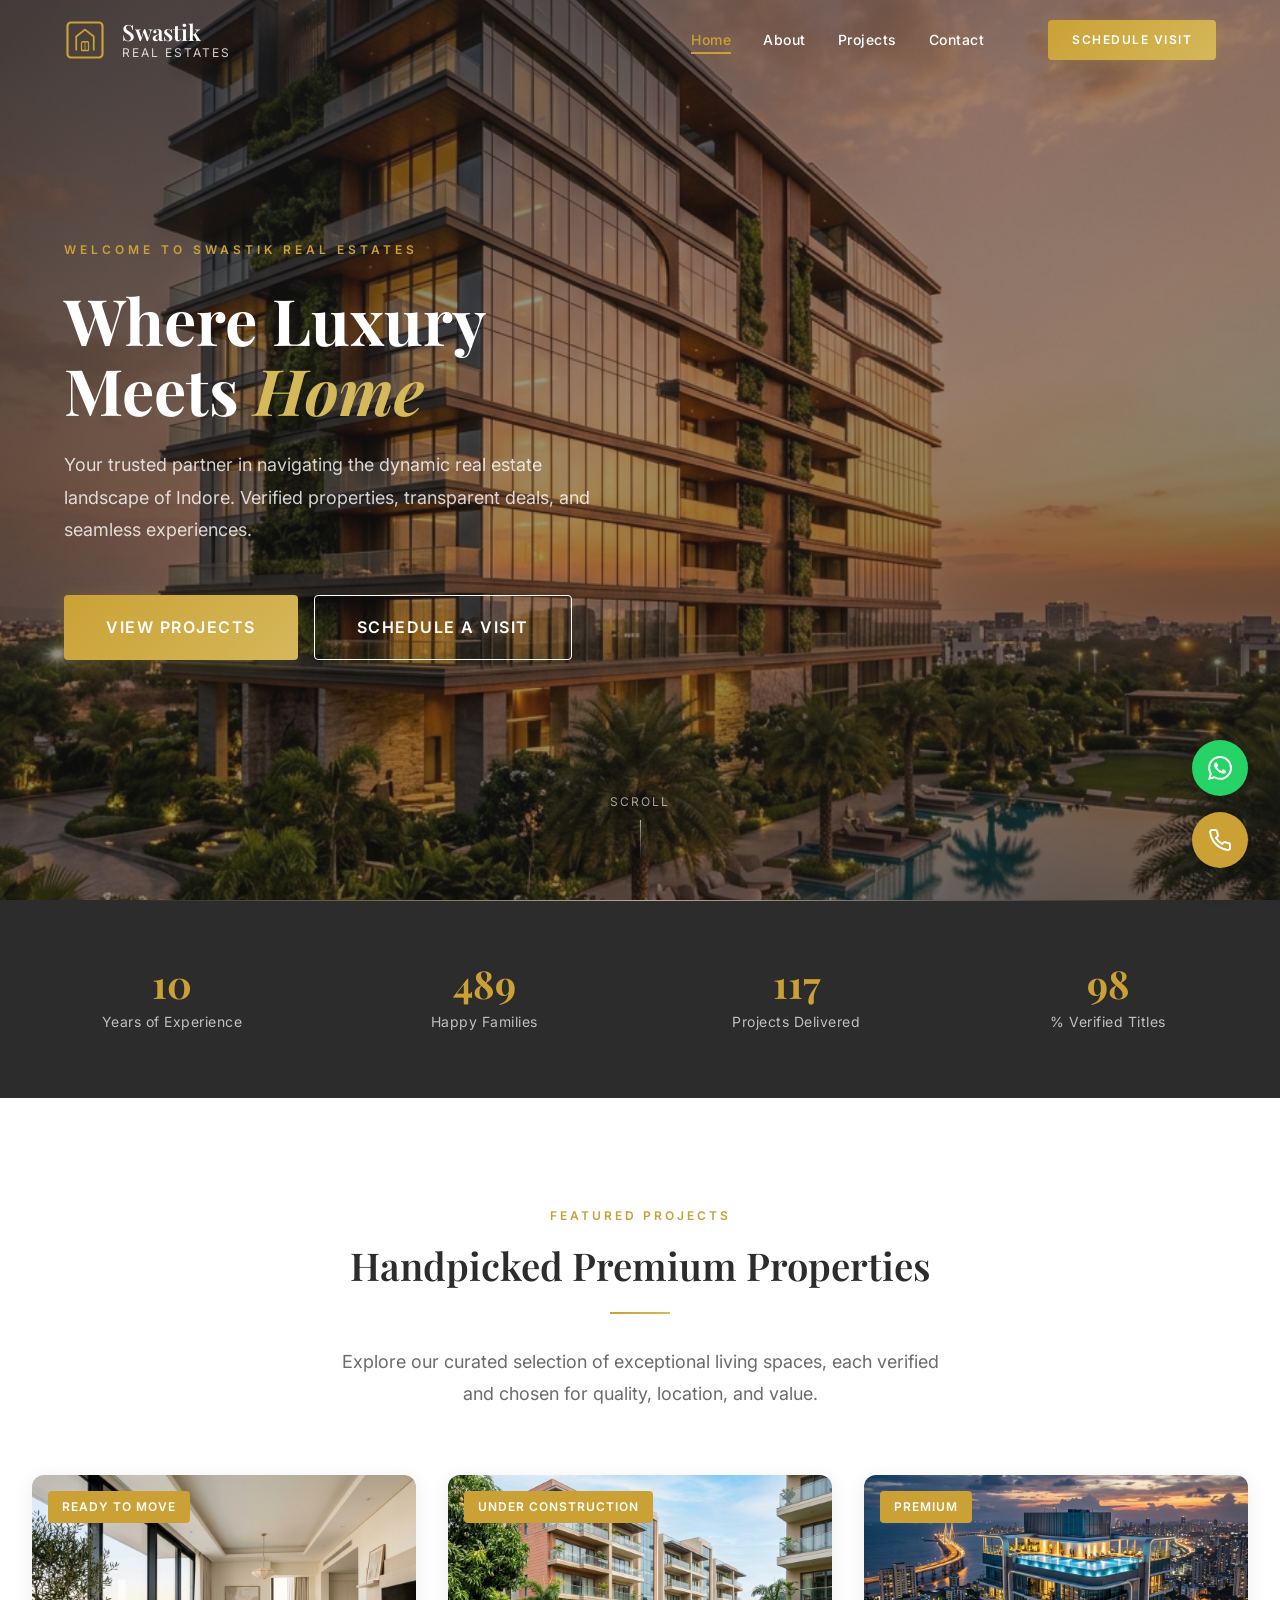
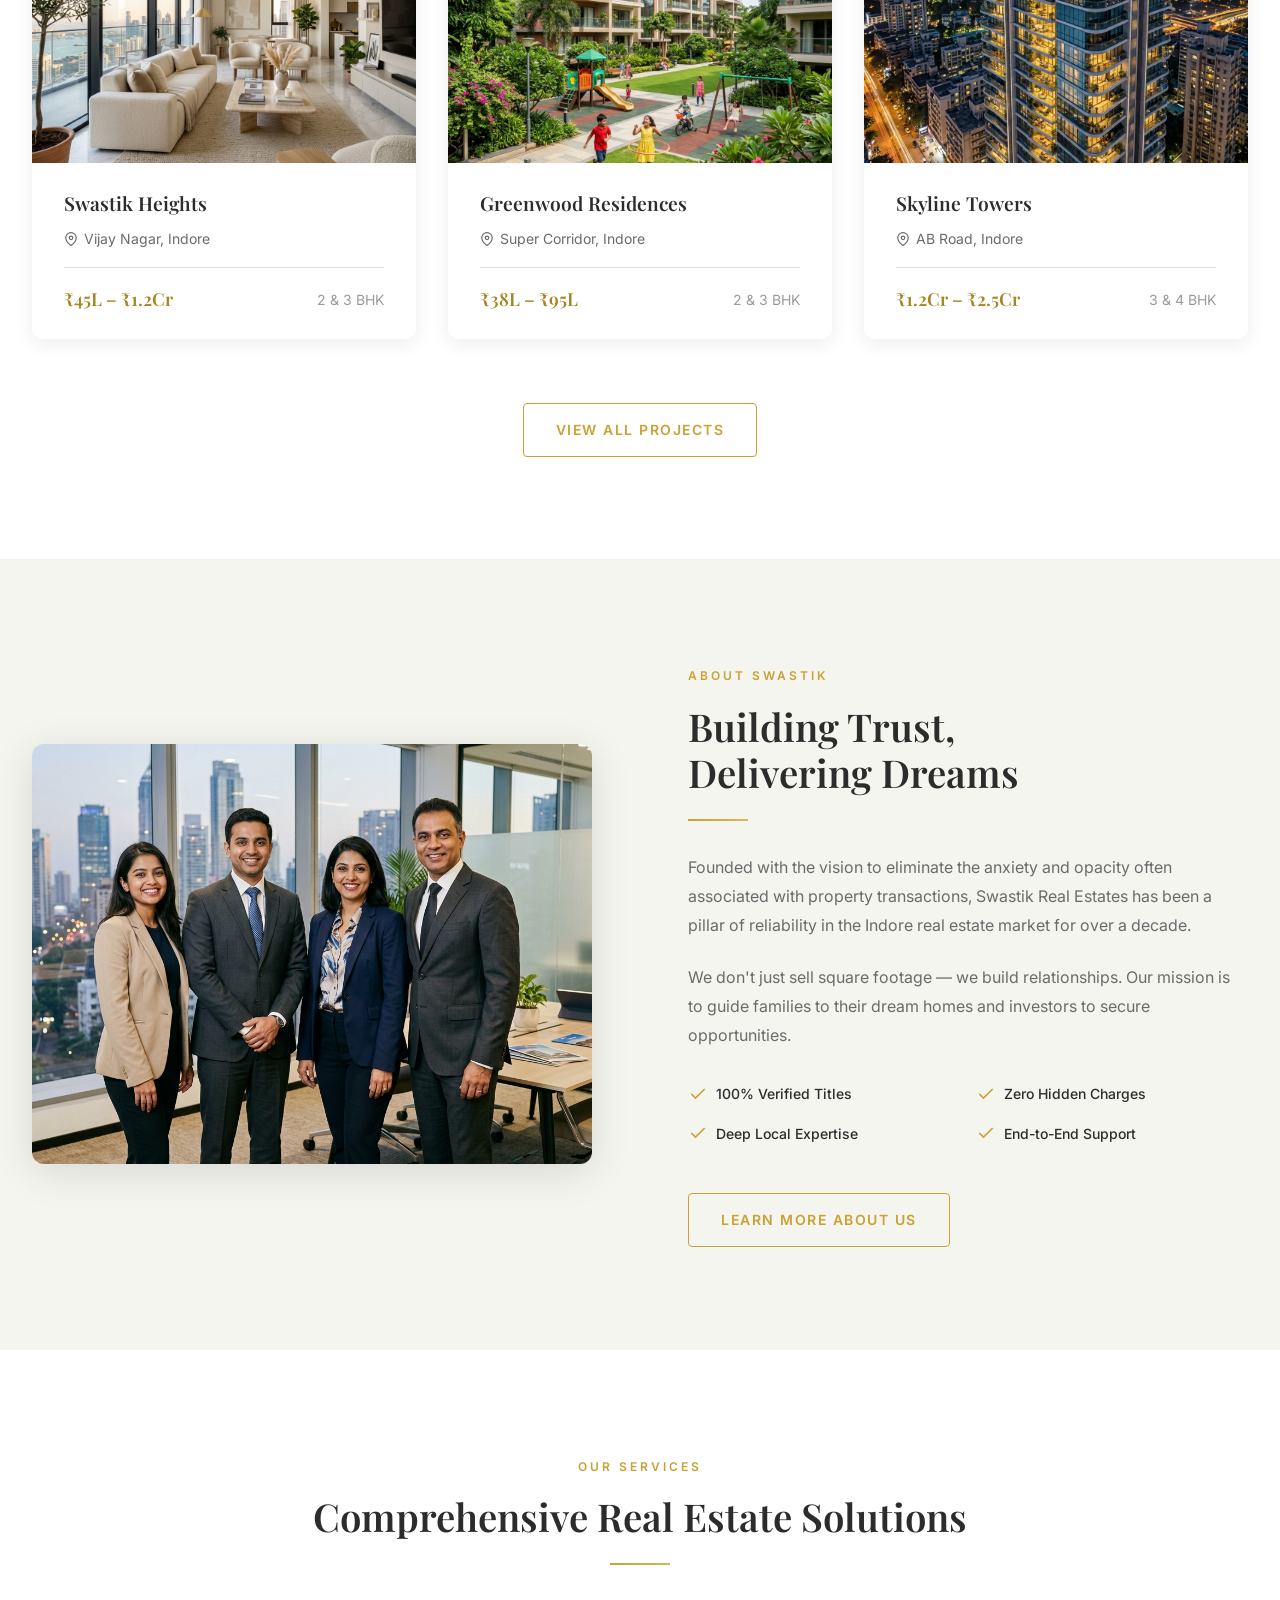
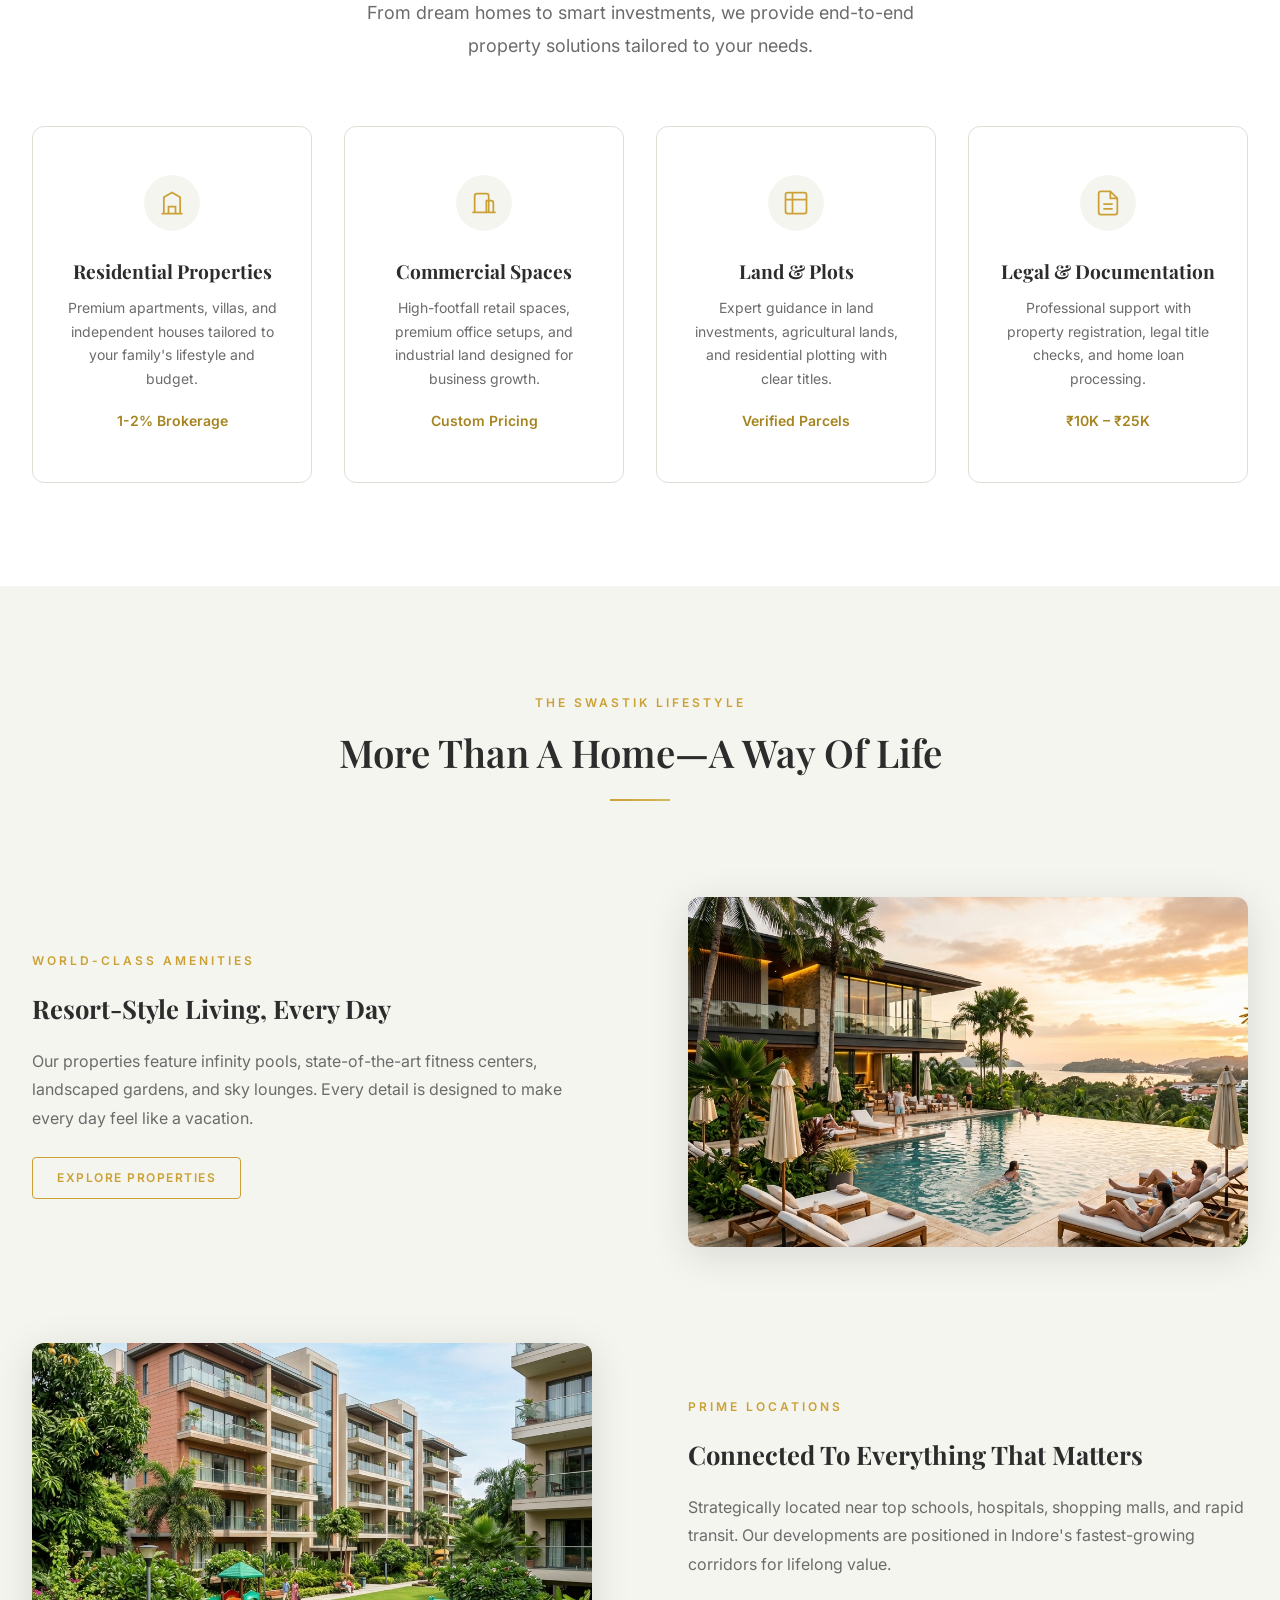
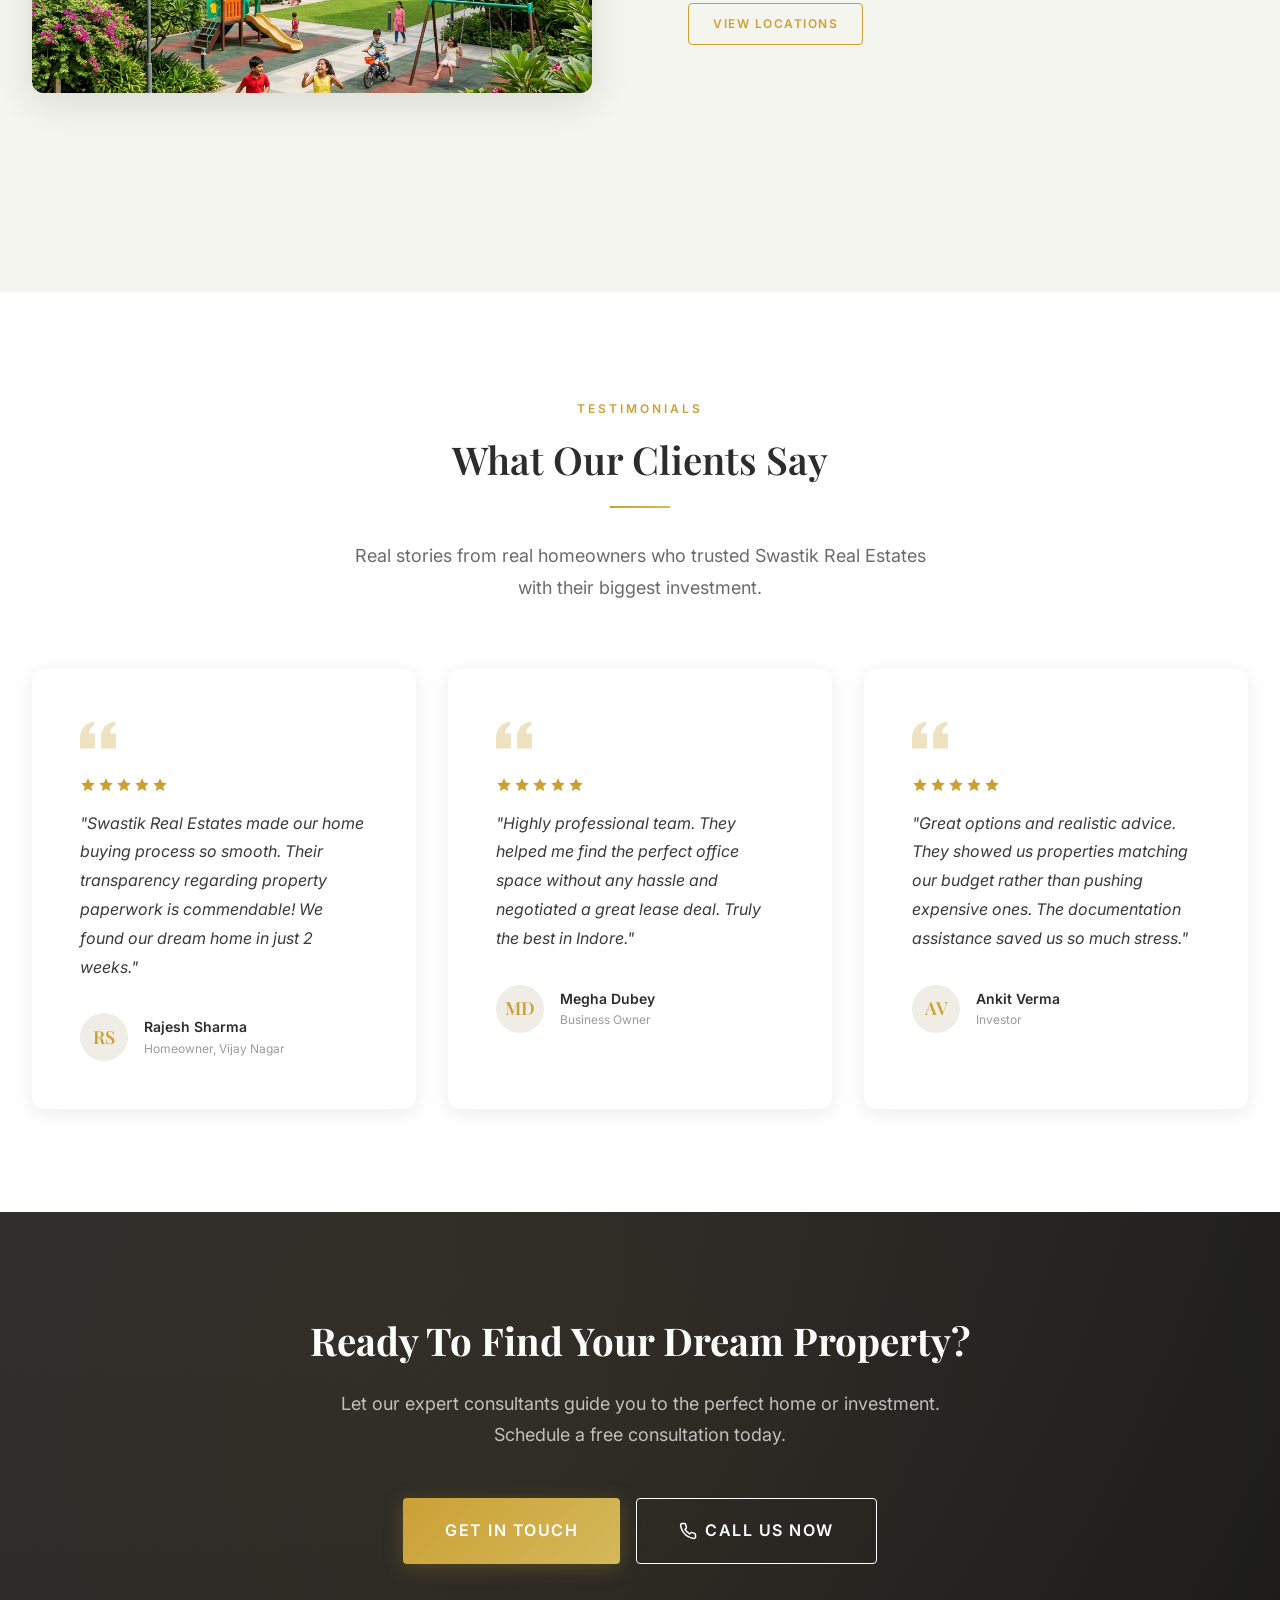
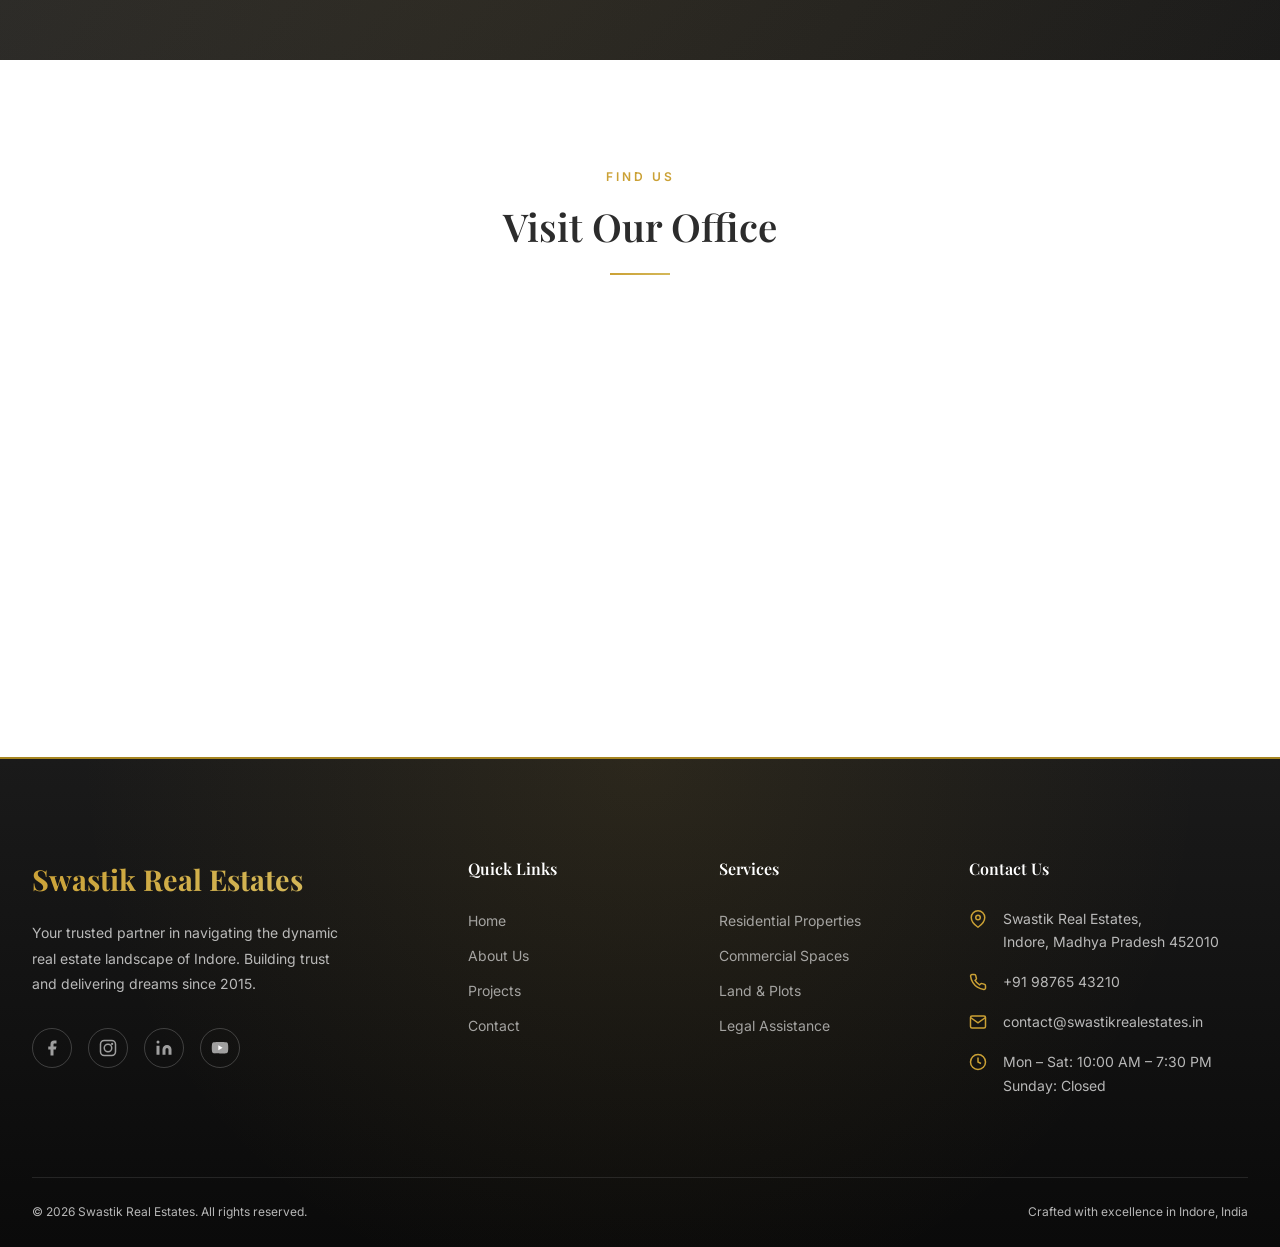
<file: index.html>
<!DOCTYPE html>
<html lang="en">
<head>
  <meta charset="UTF-8">
  <meta name="viewport" content="width=device-width, initial-scale=1.0">
  <title>Swastik Real Estates — Building Trust, Delivering Dreams | Indore</title>
  <meta name="description" content="Swastik Real Estates is Indore's premier property consulting firm. Discover verified residential, commercial and investment properties with complete transparency.">
  <meta name="keywords" content="real estate Indore, property consultant Indore, buy property Indore, luxury homes Indore, Swastik Real Estates">
  <meta property="og:title" content="Swastik Real Estates — Building Trust, Delivering Dreams">
  <meta property="og:description" content="Indore's most trusted real estate consultants. Verified properties, transparent deals.">
  <meta property="og:type" content="website">
  <link rel="stylesheet" href="css/style.css">
  <link rel="icon" type="image/svg+xml" href="data:image/svg+xml,<svg xmlns='http://www.w3.org/2000/svg' viewBox='0 0 100 100'><text y='.9em' font-size='90'>🏛️</text></svg>">
</head>
<body>

  <!-- Skip to content -->
  <a href="#main" class="skip-link">Skip to main content</a>

  <!-- ======== HEADER ======== -->
  <header class="header header--transparent" id="header">
    <div class="header__inner">
      <a href="index.html" class="header-logo" aria-label="Swastik Real Estates Home">
        <!-- SVG Logo Icon -->
        <svg class="header-logo-icon" viewBox="0 0 48 48" fill="none" xmlns="http://www.w3.org/2000/svg">
          <rect x="4" y="4" width="40" height="40" rx="4" stroke="#CBA135" stroke-width="2.5" fill="none"/>
          <path d="M14 36V20L24 12L34 20V36" stroke="#CBA135" stroke-width="2" fill="none"/>
          <rect x="20" y="26" width="8" height="10" rx="1" stroke="#CBA135" stroke-width="1.5" fill="none"/>
          <line x1="24" y1="26" x2="24" y2="36" stroke="#CBA135" stroke-width="1"/>
        </svg>
        <div class="header-logo-text">
          Swastik
          <span>Real Estates</span>
        </div>
      </a>

      <nav class="nav" aria-label="Main navigation">
        <ul class="nav-links" id="navLinks">
          <li><a href="index.html" class="nav-link active">Home</a></li>
          <li><a href="about.html" class="nav-link">About</a></li>
          <li><a href="projects.html" class="nav-link">Projects</a></li>
          <li><a href="contact.html" class="nav-link">Contact</a></li>
        </ul>
        <a href="contact.html" class="btn btn--primary btn--sm nav-cta">Schedule Visit</a>
      </nav>

      <button class="hamburger" id="hamburger" aria-label="Toggle menu" aria-expanded="false">
        <span></span><span></span><span></span>
      </button>
    </div>
  </header>

  <!-- Mobile Nav -->
  <div class="mobile-nav" id="mobileNav" role="dialog" aria-label="Mobile navigation">
    <a href="index.html" class="nav-link active">Home</a>
    <a href="about.html" class="nav-link">About</a>
    <a href="projects.html" class="nav-link">Projects</a>
    <a href="contact.html" class="nav-link">Contact</a>
    <a href="contact.html" class="btn btn--primary" style="margin-top:1rem;">Schedule Visit</a>
  </div>

  <!-- ======== HERO ======== -->
  <section class="hero" id="hero">
    <div class="hero__bg">
      <img src="images/hero.png" alt="Luxury residential development at golden hour in Indore" loading="eager">
    </div>
    <div class="hero__overlay"></div>
    <div class="hero__content">
      <p class="hero__label">Welcome to Swastik Real Estates</p>
      <h1 class="hero__title">Where Luxury<br>Meets <em>Home</em></h1>
      <p class="hero__subtitle">Your trusted partner in navigating the dynamic real estate landscape of Indore. Verified properties, transparent deals, and seamless experiences.</p>
      <div class="hero__actions">
        <a href="projects.html" class="btn btn--primary btn--lg">View Projects</a>
        <a href="contact.html" class="btn btn--white btn--lg">Schedule a Visit</a>
      </div>
    </div>
    <div class="hero__scroll" aria-hidden="true">
      <span>Scroll</span>
      <div class="hero__scroll-line"></div>
    </div>
  </section>

  <!-- ======== MAIN CONTENT ======== -->
  <main id="main">

    <!-- Trust Bar / Stats -->
    <section class="trust-bar" aria-label="Company statistics">
      <div class="container">
        <div class="trust-bar__grid">
          <div class="trust-stat reveal">
            <div class="trust-stat__number" data-count="10">0</div>
            <div class="trust-stat__label">Years of Experience</div>
          </div>
          <div class="trust-stat reveal">
            <div class="trust-stat__number" data-count="500">0</div>
            <div class="trust-stat__label">Happy Families</div>
          </div>
          <div class="trust-stat reveal">
            <div class="trust-stat__number" data-count="120">0</div>
            <div class="trust-stat__label">Projects Delivered</div>
          </div>
          <div class="trust-stat reveal">
            <div class="trust-stat__number" data-count="100">0</div>
            <div class="trust-stat__label">% Verified Titles</div>
          </div>
        </div>
      </div>
    </section>

    <!-- Featured Projects -->
    <section class="section" id="featured-projects">
      <div class="container">
        <div class="text-center reveal">
          <span class="section-label">Featured Projects</span>
          <h2 class="section-title">Handpicked Premium Properties</h2>
          <div class="gold-line"></div>
          <p class="section-subtitle">Explore our curated selection of exceptional living spaces, each verified and chosen for quality, location, and value.</p>
        </div>

        <div class="projects-grid">
          <!-- Project 1 -->
          <div class="project-card reveal">
            <div class="project-card__image">
              <span class="project-card__badge">Ready to Move</span>
              <img src="images/oceanview.png" alt="Swastik Heights luxury apartment interior with natural lighting">
              <div class="project-card__overlay">
                <a href="project-detail.html" class="btn btn--primary btn--sm">View Details</a>
              </div>
            </div>
            <div class="project-card__info">
              <h3 class="project-card__title">Swastik Heights</h3>
              <p class="project-card__location">
                <svg width="14" height="14" viewBox="0 0 24 24" fill="none" stroke="currentColor" stroke-width="2"><path d="M21 10c0 7-9 13-9 13s-9-6-9-13a9 9 0 0 1 18 0z"/><circle cx="12" cy="10" r="3"/></svg>
                Vijay Nagar, Indore
              </p>
              <div class="project-card__meta">
                <span class="project-card__price">₹45L – ₹1.2Cr</span>
                <span class="project-card__config">2 & 3 BHK</span>
              </div>
            </div>
          </div>

          <!-- Project 2 -->
          <div class="project-card reveal">
            <div class="project-card__image">
              <span class="project-card__badge">Under Construction</span>
              <img src="images/greenwood.png" alt="Greenwood Residences surrounded by green parks">
              <div class="project-card__overlay">
                <a href="project-detail.html" class="btn btn--primary btn--sm">View Details</a>
              </div>
            </div>
            <div class="project-card__info">
              <h3 class="project-card__title">Greenwood Residences</h3>
              <p class="project-card__location">
                <svg width="14" height="14" viewBox="0 0 24 24" fill="none" stroke="currentColor" stroke-width="2"><path d="M21 10c0 7-9 13-9 13s-9-6-9-13a9 9 0 0 1 18 0z"/><circle cx="12" cy="10" r="3"/></svg>
                Super Corridor, Indore
              </p>
              <div class="project-card__meta">
                <span class="project-card__price">₹38L – ₹95L</span>
                <span class="project-card__config">2 & 3 BHK</span>
              </div>
            </div>
          </div>

          <!-- Project 3 -->
          <div class="project-card reveal">
            <div class="project-card__image">
              <span class="project-card__badge">Premium</span>
              <img src="images/skyline.png" alt="Skyline Towers luxury high-rise building at twilight">
              <div class="project-card__overlay">
                <a href="project-detail.html" class="btn btn--primary btn--sm">View Details</a>
              </div>
            </div>
            <div class="project-card__info">
              <h3 class="project-card__title">Skyline Towers</h3>
              <p class="project-card__location">
                <svg width="14" height="14" viewBox="0 0 24 24" fill="none" stroke="currentColor" stroke-width="2"><path d="M21 10c0 7-9 13-9 13s-9-6-9-13a9 9 0 0 1 18 0z"/><circle cx="12" cy="10" r="3"/></svg>
                AB Road, Indore
              </p>
              <div class="project-card__meta">
                <span class="project-card__price">₹1.2Cr – ₹2.5Cr</span>
                <span class="project-card__config">3 & 4 BHK</span>
              </div>
            </div>
          </div>
        </div>

        <div class="text-center" style="margin-top: var(--space-2xl);">
          <a href="projects.html" class="btn btn--outline">View All Projects</a>
        </div>
      </div>
    </section>

    <!-- About Snippet -->
    <section class="section section--cream" id="about-snippet">
      <div class="container">
        <div class="about-snippet">
          <div class="about-snippet__image reveal-left">
            <img src="images/team.png" alt="Swastik Real Estates professional team in their Indore office">
          </div>
          <div class="about-snippet__text reveal-right">
            <span class="section-label">About Swastik</span>
            <h2 class="section-title">Building Trust,<br>Delivering Dreams</h2>
            <div class="gold-line"></div>
            <p>Founded with the vision to eliminate the anxiety and opacity often associated with property transactions, Swastik Real Estates has been a pillar of reliability in the Indore real estate market for over a decade.</p>
            <p>We don't just sell square footage — we build relationships. Our mission is to guide families to their dream homes and investors to secure opportunities.</p>
            <div class="about-values">
              <div class="about-value">
                <svg viewBox="0 0 24 24" fill="none" stroke="currentColor" stroke-width="2"><polyline points="20 6 9 17 4 12"/></svg>
                100% Verified Titles
              </div>
              <div class="about-value">
                <svg viewBox="0 0 24 24" fill="none" stroke="currentColor" stroke-width="2"><polyline points="20 6 9 17 4 12"/></svg>
                Zero Hidden Charges
              </div>
              <div class="about-value">
                <svg viewBox="0 0 24 24" fill="none" stroke="currentColor" stroke-width="2"><polyline points="20 6 9 17 4 12"/></svg>
                Deep Local Expertise
              </div>
              <div class="about-value">
                <svg viewBox="0 0 24 24" fill="none" stroke="currentColor" stroke-width="2"><polyline points="20 6 9 17 4 12"/></svg>
                End-to-End Support
              </div>
            </div>
            <a href="about.html" class="btn btn--outline">Learn More About Us</a>
          </div>
        </div>
      </div>
    </section>

    <!-- Services -->
    <section class="section" id="services">
      <div class="container">
        <div class="text-center reveal">
          <span class="section-label">Our Services</span>
          <h2 class="section-title">Comprehensive Real Estate Solutions</h2>
          <div class="gold-line"></div>
          <p class="section-subtitle">From dream homes to smart investments, we provide end-to-end property solutions tailored to your needs.</p>
        </div>

        <div class="services-grid">
          <!-- Service 1 -->
          <div class="service-card reveal">
            <div class="service-card__icon">
              <svg viewBox="0 0 24 24" fill="none" stroke="currentColor" stroke-width="1.5"><path d="M3 21h18M5 21V7l7-4 7 4v14M9 21v-6h6v6"/></svg>
            </div>
            <h3 class="service-card__title">Residential Properties</h3>
            <p class="service-card__desc">Premium apartments, villas, and independent houses tailored to your family's lifestyle and budget.</p>
            <span class="service-card__price">1-2% Brokerage</span>
          </div>

          <!-- Service 2 -->
          <div class="service-card reveal">
            <div class="service-card__icon">
              <svg viewBox="0 0 24 24" fill="none" stroke="currentColor" stroke-width="1.5"><path d="M2 20h20M4 20V6a2 2 0 0 1 2-2h8a2 2 0 0 1 2 2v14M14 20V10h4a2 2 0 0 1 2 2v8"/><path d="M8 8h.01M8 12h.01M12 8h.01M12 12h.01"/></svg>
            </div>
            <h3 class="service-card__title">Commercial Spaces</h3>
            <p class="service-card__desc">High-footfall retail spaces, premium office setups, and industrial land designed for business growth.</p>
            <span class="service-card__price">Custom Pricing</span>
          </div>

          <!-- Service 3 -->
          <div class="service-card reveal">
            <div class="service-card__icon">
              <svg viewBox="0 0 24 24" fill="none" stroke="currentColor" stroke-width="1.5"><rect x="3" y="3" width="18" height="18" rx="2"/><path d="M3 9h18M9 3v18"/></svg>
            </div>
            <h3 class="service-card__title">Land & Plots</h3>
            <p class="service-card__desc">Expert guidance in land investments, agricultural lands, and residential plotting with clear titles.</p>
            <span class="service-card__price">Verified Parcels</span>
          </div>

          <!-- Service 4 -->
          <div class="service-card reveal">
            <div class="service-card__icon">
              <svg viewBox="0 0 24 24" fill="none" stroke="currentColor" stroke-width="1.5"><path d="M14 2H6a2 2 0 0 0-2 2v16a2 2 0 0 0 2 2h12a2 2 0 0 0 2-2V8z"/><polyline points="14 2 14 8 20 8"/><line x1="16" y1="13" x2="8" y2="13"/><line x1="16" y1="17" x2="8" y2="17"/></svg>
            </div>
            <h3 class="service-card__title">Legal & Documentation</h3>
            <p class="service-card__desc">Professional support with property registration, legal title checks, and home loan processing.</p>
            <span class="service-card__price">₹10K – ₹25K</span>
          </div>
        </div>
      </div>
    </section>

    <!-- Lifestyle Two-Column -->
    <section class="section section--cream" id="lifestyle">
      <div class="container">
        <div class="text-center reveal" style="margin-bottom: var(--space-3xl);">
          <span class="section-label">The Swastik Lifestyle</span>
          <h2 class="section-title">More Than A Home—A Way Of Life</h2>
          <div class="gold-line"></div>
        </div>

        <div class="lifestyle-row">
          <div class="lifestyle-row__image reveal-left">
            <img src="images/lifestyle.png" alt="Luxury swimming pool and clubhouse at a Swastik property">
          </div>
          <div class="lifestyle-row__content reveal-right">
            <span class="section-label">World-Class Amenities</span>
            <h3>Resort-Style Living, Every Day</h3>
            <p>Our properties feature infinity pools, state-of-the-art fitness centers, landscaped gardens, and sky lounges. Every detail is designed to make every day feel like a vacation.</p>
            <a href="projects.html" class="btn btn--outline btn--sm">Explore Properties</a>
          </div>
        </div>

        <div class="lifestyle-row">
          <div class="lifestyle-row__image reveal-right">
            <img src="images/greenwood.png" alt="Lush green surroundings at Greenwood Residences">
          </div>
          <div class="lifestyle-row__content reveal-left">
            <span class="section-label">Prime Locations</span>
            <h3>Connected To Everything That Matters</h3>
            <p>Strategically located near top schools, hospitals, shopping malls, and rapid transit. Our developments are positioned in Indore's fastest-growing corridors for lifelong value.</p>
            <a href="projects.html" class="btn btn--outline btn--sm">View Locations</a>
          </div>
        </div>
      </div>
    </section>

    <!-- Testimonials -->
    <section class="section" id="testimonials">
      <div class="container">
        <div class="text-center reveal">
          <span class="section-label">Testimonials</span>
          <h2 class="section-title">What Our Clients Say</h2>
          <div class="gold-line"></div>
          <p class="section-subtitle">Real stories from real homeowners who trusted Swastik Real Estates with their biggest investment.</p>
        </div>

        <div class="testimonials-grid">
          <div class="testimonial-card reveal">
            <div class="testimonial-card__quote-icon">
              <svg viewBox="0 0 24 24" fill="currentColor"><path d="M14.017 21v-7.391c0-5.704 3.731-9.57 8.983-10.609l.995 2.151c-2.432.917-3.995 3.638-3.995 5.849h4v10h-9.983zm-14.017 0v-7.391c0-5.704 3.748-9.57 9-10.609l.996 2.151c-2.433.917-3.996 3.638-3.996 5.849h3.983v10h-9.983z"/></svg>
            </div>
            <div class="stars">
              <svg viewBox="0 0 24 24"><path d="M12 2l3.09 6.26L22 9.27l-5 4.87 1.18 6.88L12 17.77l-6.18 3.25L7 14.14 2 9.27l6.91-1.01L12 2z"/></svg>
              <svg viewBox="0 0 24 24"><path d="M12 2l3.09 6.26L22 9.27l-5 4.87 1.18 6.88L12 17.77l-6.18 3.25L7 14.14 2 9.27l6.91-1.01L12 2z"/></svg>
              <svg viewBox="0 0 24 24"><path d="M12 2l3.09 6.26L22 9.27l-5 4.87 1.18 6.88L12 17.77l-6.18 3.25L7 14.14 2 9.27l6.91-1.01L12 2z"/></svg>
              <svg viewBox="0 0 24 24"><path d="M12 2l3.09 6.26L22 9.27l-5 4.87 1.18 6.88L12 17.77l-6.18 3.25L7 14.14 2 9.27l6.91-1.01L12 2z"/></svg>
              <svg viewBox="0 0 24 24"><path d="M12 2l3.09 6.26L22 9.27l-5 4.87 1.18 6.88L12 17.77l-6.18 3.25L7 14.14 2 9.27l6.91-1.01L12 2z"/></svg>
            </div>
            <p class="testimonial-card__text">"Swastik Real Estates made our home buying process so smooth. Their transparency regarding property paperwork is commendable! We found our dream home in just 2 weeks."</p>
            <div class="testimonial-card__author">
              <div class="testimonial-card__avatar">RS</div>
              <div>
                <div class="testimonial-card__name">Rajesh Sharma</div>
                <div class="testimonial-card__role">Homeowner, Vijay Nagar</div>
              </div>
            </div>
          </div>

          <div class="testimonial-card reveal">
            <div class="testimonial-card__quote-icon">
              <svg viewBox="0 0 24 24" fill="currentColor"><path d="M14.017 21v-7.391c0-5.704 3.731-9.57 8.983-10.609l.995 2.151c-2.432.917-3.995 3.638-3.995 5.849h4v10h-9.983zm-14.017 0v-7.391c0-5.704 3.748-9.57 9-10.609l.996 2.151c-2.433.917-3.996 3.638-3.996 5.849h3.983v10h-9.983z"/></svg>
            </div>
            <div class="stars">
              <svg viewBox="0 0 24 24"><path d="M12 2l3.09 6.26L22 9.27l-5 4.87 1.18 6.88L12 17.77l-6.18 3.25L7 14.14 2 9.27l6.91-1.01L12 2z"/></svg>
              <svg viewBox="0 0 24 24"><path d="M12 2l3.09 6.26L22 9.27l-5 4.87 1.18 6.88L12 17.77l-6.18 3.25L7 14.14 2 9.27l6.91-1.01L12 2z"/></svg>
              <svg viewBox="0 0 24 24"><path d="M12 2l3.09 6.26L22 9.27l-5 4.87 1.18 6.88L12 17.77l-6.18 3.25L7 14.14 2 9.27l6.91-1.01L12 2z"/></svg>
              <svg viewBox="0 0 24 24"><path d="M12 2l3.09 6.26L22 9.27l-5 4.87 1.18 6.88L12 17.77l-6.18 3.25L7 14.14 2 9.27l6.91-1.01L12 2z"/></svg>
              <svg viewBox="0 0 24 24"><path d="M12 2l3.09 6.26L22 9.27l-5 4.87 1.18 6.88L12 17.77l-6.18 3.25L7 14.14 2 9.27l6.91-1.01L12 2z"/></svg>
            </div>
            <p class="testimonial-card__text">"Highly professional team. They helped me find the perfect office space without any hassle and negotiated a great lease deal. Truly the best in Indore."</p>
            <div class="testimonial-card__author">
              <div class="testimonial-card__avatar">MD</div>
              <div>
                <div class="testimonial-card__name">Megha Dubey</div>
                <div class="testimonial-card__role">Business Owner</div>
              </div>
            </div>
          </div>

          <div class="testimonial-card reveal">
            <div class="testimonial-card__quote-icon">
              <svg viewBox="0 0 24 24" fill="currentColor"><path d="M14.017 21v-7.391c0-5.704 3.731-9.57 8.983-10.609l.995 2.151c-2.432.917-3.995 3.638-3.995 5.849h4v10h-9.983zm-14.017 0v-7.391c0-5.704 3.748-9.57 9-10.609l.996 2.151c-2.433.917-3.996 3.638-3.996 5.849h3.983v10h-9.983z"/></svg>
            </div>
            <div class="stars">
              <svg viewBox="0 0 24 24"><path d="M12 2l3.09 6.26L22 9.27l-5 4.87 1.18 6.88L12 17.77l-6.18 3.25L7 14.14 2 9.27l6.91-1.01L12 2z"/></svg>
              <svg viewBox="0 0 24 24"><path d="M12 2l3.09 6.26L22 9.27l-5 4.87 1.18 6.88L12 17.77l-6.18 3.25L7 14.14 2 9.27l6.91-1.01L12 2z"/></svg>
              <svg viewBox="0 0 24 24"><path d="M12 2l3.09 6.26L22 9.27l-5 4.87 1.18 6.88L12 17.77l-6.18 3.25L7 14.14 2 9.27l6.91-1.01L12 2z"/></svg>
              <svg viewBox="0 0 24 24"><path d="M12 2l3.09 6.26L22 9.27l-5 4.87 1.18 6.88L12 17.77l-6.18 3.25L7 14.14 2 9.27l6.91-1.01L12 2z"/></svg>
              <svg viewBox="0 0 24 24"><path d="M12 2l3.09 6.26L22 9.27l-5 4.87 1.18 6.88L12 17.77l-6.18 3.25L7 14.14 2 9.27l6.91-1.01L12 2z"/></svg>
            </div>
            <p class="testimonial-card__text">"Great options and realistic advice. They showed us properties matching our budget rather than pushing expensive ones. The documentation assistance saved us so much stress."</p>
            <div class="testimonial-card__author">
              <div class="testimonial-card__avatar">AV</div>
              <div>
                <div class="testimonial-card__name">Ankit Verma</div>
                <div class="testimonial-card__role">Investor</div>
              </div>
            </div>
          </div>
        </div>
      </div>
    </section>

    <!-- CTA Banner -->
    <section class="cta-banner">
      <div class="container">
        <div class="reveal">
          <h2 class="cta-banner__title">Ready To Find Your Dream Property?</h2>
          <p class="cta-banner__subtitle">Let our expert consultants guide you to the perfect home or investment. Schedule a free consultation today.</p>
          <div class="cta-banner__actions">
            <a href="contact.html" class="btn btn--primary btn--lg">Get In Touch</a>
            <a href="tel:+919876543210" class="btn btn--white btn--lg">
              <svg width="18" height="18" viewBox="0 0 24 24" fill="none" stroke="currentColor" stroke-width="2"><path d="M22 16.92v3a2 2 0 0 1-2.18 2 19.79 19.79 0 0 1-8.63-3.07 19.5 19.5 0 0 1-6-6 19.79 19.79 0 0 1-3.07-8.67A2 2 0 0 1 4.11 2h3a2 2 0 0 1 2 1.72 12.84 12.84 0 0 0 .7 2.81 2 2 0 0 1-.45 2.11L8.09 9.91a16 16 0 0 0 6 6l1.27-1.27a2 2 0 0 1 2.11-.45 12.84 12.84 0 0 0 2.81.7A2 2 0 0 1 22 16.92z"/></svg>
              Call Us Now
            </a>
          </div>
        </div>
      </div>
    </section>

  </main>

  <!-- ======== MAP SECTION ======== -->
  <section class="section" style="padding-bottom: 0;">
    <div class="container text-center reveal" style="margin-bottom: var(--space-lg);">
      <span class="section-label">Find Us</span>
      <h2 class="section-title">Visit Our Office</h2>
      <div class="gold-line"></div>
    </div>
    <div class="map-fullwidth reveal">
      <iframe src="https://www.google.com/maps/embed?pb=!1m18!1m12!1m3!1d117763.55627258074!2d75.7367653!3d22.6244011!2m3!1f0!2f0!3f0!3m2!1i1024!2i768!4f13.1!3m3!1m2!1s0x3962fb0023b73fff%3A0x2bd9117b32eca901!2sSwastik%20Real%20Estates!5e0!3m2!1sen!2sin!4v1700000000000!5m2!1sen!2sin" title="Swastik Real Estates office location on Google Maps" allowfullscreen="" loading="lazy" referrerpolicy="no-referrer-when-downgrade" style="width: 100%; height: 450px; border: none; display: block;"></iframe>
    </div>
  </section>

  <!-- ======== FOOTER ======== -->
  <footer class="footer" id="footer">
    <div class="container">
      <div class="footer__grid">
        <!-- Brand -->
        <div>
          <div class="footer__brand-logo">Swastik Real Estates</div>
          <p class="footer__brand-desc">Your trusted partner in navigating the dynamic real estate landscape of Indore. Building trust and delivering dreams since 2015.</p>
          <div class="footer__social">
            <a href="#" aria-label="Facebook">
              <svg viewBox="0 0 24 24" fill="currentColor"><path d="M18 2h-3a5 5 0 0 0-5 5v3H7v4h3v8h4v-8h3l1-4h-4V7a1 1 0 0 1 1-1h3z"/></svg>
            </a>
            <a href="#" aria-label="Instagram">
              <svg viewBox="0 0 24 24" fill="none" stroke="currentColor" stroke-width="2"><rect x="2" y="2" width="20" height="20" rx="5"/><circle cx="12" cy="12" r="5"/><circle cx="17.5" cy="6.5" r="1.5" fill="currentColor" stroke="none"/></svg>
            </a>
            <a href="#" aria-label="LinkedIn">
              <svg viewBox="0 0 24 24" fill="currentColor"><path d="M16 8a6 6 0 0 1 6 6v7h-4v-7a2 2 0 0 0-2-2 2 2 0 0 0-2 2v7h-4v-7a6 6 0 0 1 6-6z"/><rect x="2" y="9" width="4" height="12"/><circle cx="4" cy="4" r="2"/></svg>
            </a>
            <a href="#" aria-label="YouTube">
              <svg viewBox="0 0 24 24" fill="currentColor"><path d="M22.54 6.42a2.78 2.78 0 0 0-1.94-2C18.88 4 12 4 12 4s-6.88 0-8.6.46a2.78 2.78 0 0 0-1.94 2A29 29 0 0 0 1 11.75a29 29 0 0 0 .46 5.33A2.78 2.78 0 0 0 3.4 19.1c1.72.46 8.6.46 8.6.46s6.88 0 8.6-.46a2.78 2.78 0 0 0 1.94-2 29 29 0 0 0 .46-5.25 29 29 0 0 0-.46-5.43z"/><polygon points="9.75 15.02 15.5 11.75 9.75 8.48 9.75 15.02" fill="white"/></svg>
            </a>
          </div>
        </div>

        <!-- Quick Links -->
        <div>
          <h4 class="footer__heading">Quick Links</h4>
          <ul class="footer__links">
            <li><a href="index.html">Home</a></li>
            <li><a href="about.html">About Us</a></li>
            <li><a href="projects.html">Projects</a></li>
            <li><a href="contact.html">Contact</a></li>
          </ul>
        </div>

        <!-- Services -->
        <div>
          <h4 class="footer__heading">Services</h4>
          <ul class="footer__links">
            <li><a href="projects.html">Residential Properties</a></li>
            <li><a href="projects.html">Commercial Spaces</a></li>
            <li><a href="projects.html">Land & Plots</a></li>
            <li><a href="contact.html">Legal Assistance</a></li>
          </ul>
        </div>

        <!-- Contact Info -->
        <div>
          <h4 class="footer__heading">Contact Us</h4>
          <div class="footer__contact-item">
            <svg viewBox="0 0 24 24" fill="none" stroke="currentColor" stroke-width="2"><path d="M21 10c0 7-9 13-9 13s-9-6-9-13a9 9 0 0 1 18 0z"/><circle cx="12" cy="10" r="3"/></svg>
            <span>Swastik Real Estates,<br>Indore, Madhya Pradesh 452010</span>
          </div>
          <div class="footer__contact-item">
            <svg viewBox="0 0 24 24" fill="none" stroke="currentColor" stroke-width="2"><path d="M22 16.92v3a2 2 0 0 1-2.18 2 19.79 19.79 0 0 1-8.63-3.07 19.5 19.5 0 0 1-6-6 19.79 19.79 0 0 1-3.07-8.67A2 2 0 0 1 4.11 2h3a2 2 0 0 1 2 1.72c.127.96.362 1.903.7 2.81a2 2 0 0 1-.45 2.11L8.09 9.91a16 16 0 0 0 6 6l1.27-1.27a2 2 0 0 1 2.11-.45c.907.338 1.85.573 2.81.7A2 2 0 0 1 22 16.92z"/></svg>
            <span><a href="tel:+919876543210">+91 98765 43210</a></span>
          </div>
          <div class="footer__contact-item">
            <svg viewBox="0 0 24 24" fill="none" stroke="currentColor" stroke-width="2"><path d="M4 4h16c1.1 0 2 .9 2 2v12c0 1.1-.9 2-2 2H4c-1.1 0-2-.9-2-2V6c0-1.1.9-2 2-2z"/><polyline points="22,6 12,13 2,6"/></svg>
            <span><a href="mailto:contact@swastikrealestates.in">contact@swastikrealestates.in</a></span>
          </div>
          <div class="footer__contact-item">
            <svg viewBox="0 0 24 24" fill="none" stroke="currentColor" stroke-width="2"><circle cx="12" cy="12" r="10"/><polyline points="12 6 12 12 16 14"/></svg>
            <span>Mon – Sat: 10:00 AM – 7:30 PM<br>Sunday: Closed</span>
          </div>
        </div>
      </div>

      <div class="footer__bottom">
        <p>&copy; 2026 Swastik Real Estates. All rights reserved.</p>
        <p>Crafted with excellence in Indore, India</p>
      </div>
    </div>
  </footer>

  <!-- ======== FLOATING BUTTONS ======== -->
  <div class="floating-btns">
    <a href="https://wa.me/919876543210?text=Hi%2C%20I%27m%20interested%20in%20your%20properties" class="floating-btn floating-btn--whatsapp" aria-label="Chat on WhatsApp" target="_blank" rel="noopener">
      <svg viewBox="0 0 24 24" fill="currentColor"><path d="M17.472 14.382c-.297-.149-1.758-.867-2.03-.967-.273-.099-.471-.148-.67.15-.197.297-.767.966-.94 1.164-.173.199-.347.223-.644.075-.297-.15-1.255-.463-2.39-1.475-.883-.788-1.48-1.761-1.653-2.059-.173-.297-.018-.458.13-.606.134-.133.298-.347.446-.52.149-.174.198-.298.298-.497.099-.198.05-.371-.025-.52-.075-.149-.669-1.612-.916-2.207-.242-.579-.487-.5-.669-.51-.173-.008-.371-.01-.57-.01-.198 0-.52.074-.792.372-.272.297-1.04 1.016-1.04 2.479 0 1.462 1.065 2.875 1.213 3.074.149.198 2.096 3.2 5.077 4.487.709.306 1.262.489 1.694.625.712.227 1.36.195 1.871.118.571-.085 1.758-.719 2.006-1.413.248-.694.248-1.289.173-1.413-.074-.124-.272-.198-.57-.347m-5.421 7.403h-.004a9.87 9.87 0 01-5.031-1.378l-.361-.214-3.741.982.998-3.648-.235-.374a9.86 9.86 0 01-1.51-5.26c.001-5.45 4.436-9.884 9.888-9.884 2.64 0 5.122 1.03 6.988 2.898a9.825 9.825 0 012.893 6.994c-.003 5.45-4.437 9.884-9.885 9.884m8.413-18.297A11.815 11.815 0 0012.05 0C5.495 0 .16 5.335.157 11.892c0 2.096.547 4.142 1.588 5.945L.057 24l6.305-1.654a11.882 11.882 0 005.683 1.448h.005c6.554 0 11.89-5.335 11.893-11.893a11.821 11.821 0 00-3.48-8.413z"/></svg>
    </a>
    <a href="tel:+919876543210" class="floating-btn floating-btn--call" aria-label="Call us">
      <svg viewBox="0 0 24 24" fill="none" stroke="currentColor" stroke-width="2"><path d="M22 16.92v3a2 2 0 0 1-2.18 2 19.79 19.79 0 0 1-8.63-3.07 19.5 19.5 0 0 1-6-6 19.79 19.79 0 0 1-3.07-8.67A2 2 0 0 1 4.11 2h3a2 2 0 0 1 2 1.72 12.84 12.84 0 0 0 .7 2.81 2 2 0 0 1-.45 2.11L8.09 9.91a16 16 0 0 0 6 6l1.27-1.27a2 2 0 0 1 2.11-.45 12.84 12.84 0 0 0 2.81.7A2 2 0 0 1 22 16.92z"/></svg>
    </a>
  </div>

  <!-- Mobile CTA Bar -->
  <div class="mobile-cta-bar">
    <a href="tel:+919876543210" class="mobile-cta-bar__call">
      <svg width="18" height="18" viewBox="0 0 24 24" fill="none" stroke="currentColor" stroke-width="2"><path d="M22 16.92v3a2 2 0 0 1-2.18 2 19.79 19.79 0 0 1-8.63-3.07 19.5 19.5 0 0 1-6-6 19.79 19.79 0 0 1-3.07-8.67A2 2 0 0 1 4.11 2h3a2 2 0 0 1 2 1.72 12.84 12.84 0 0 0 .7 2.81 2 2 0 0 1-.45 2.11L8.09 9.91a16 16 0 0 0 6 6l1.27-1.27a2 2 0 0 1 2.11-.45 12.84 12.84 0 0 0 2.81.7A2 2 0 0 1 22 16.92z"/></svg>
      Call Now
    </a>
    <a href="https://wa.me/919876543210" class="mobile-cta-bar__whatsapp" target="_blank" rel="noopener">
      <svg width="18" height="18" viewBox="0 0 24 24" fill="currentColor"><path d="M17.472 14.382c-.297-.149-1.758-.867-2.03-.967-.273-.099-.471-.148-.67.15-.197.297-.767.966-.94 1.164-.173.199-.347.223-.644.075-.297-.15-1.255-.463-2.39-1.475-.883-.788-1.48-1.761-1.653-2.059-.173-.297-.018-.458.13-.606.134-.133.298-.347.446-.52.149-.174.198-.298.298-.497.099-.198.05-.371-.025-.52-.075-.149-.669-1.612-.916-2.207-.242-.579-.487-.5-.669-.51-.173-.008-.371-.01-.57-.01-.198 0-.52.074-.792.372-.272.297-1.04 1.016-1.04 2.479 0 1.462 1.065 2.875 1.213 3.074.149.198 2.096 3.2 5.077 4.487.709.306 1.262.489 1.694.625.712.227 1.36.195 1.871.118.571-.085 1.758-.719 2.006-1.413.248-.694.248-1.289.173-1.413-.074-.124-.272-.198-.57-.347m-5.421 7.403h-.004a9.87 9.87 0 01-5.031-1.378l-.361-.214-3.741.982.998-3.648-.235-.374a9.86 9.86 0 01-1.51-5.26c.001-5.45 4.436-9.884 9.888-9.884 2.64 0 5.122 1.03 6.988 2.898a9.825 9.825 0 012.893 6.994c-.003 5.45-4.437 9.884-9.885 9.884m8.413-18.297A11.815 11.815 0 0012.05 0C5.495 0 .16 5.335.157 11.892c0 2.096.547 4.142 1.588 5.945L.057 24l6.305-1.654a11.882 11.882 0 005.683 1.448h.005c6.554 0 11.89-5.335 11.893-11.893a11.821 11.821 0 00-3.48-8.413z"/></svg>
      WhatsApp
    </a>
  </div>

  <script src="js/script.js"></script>
</body>
</html>
</file>
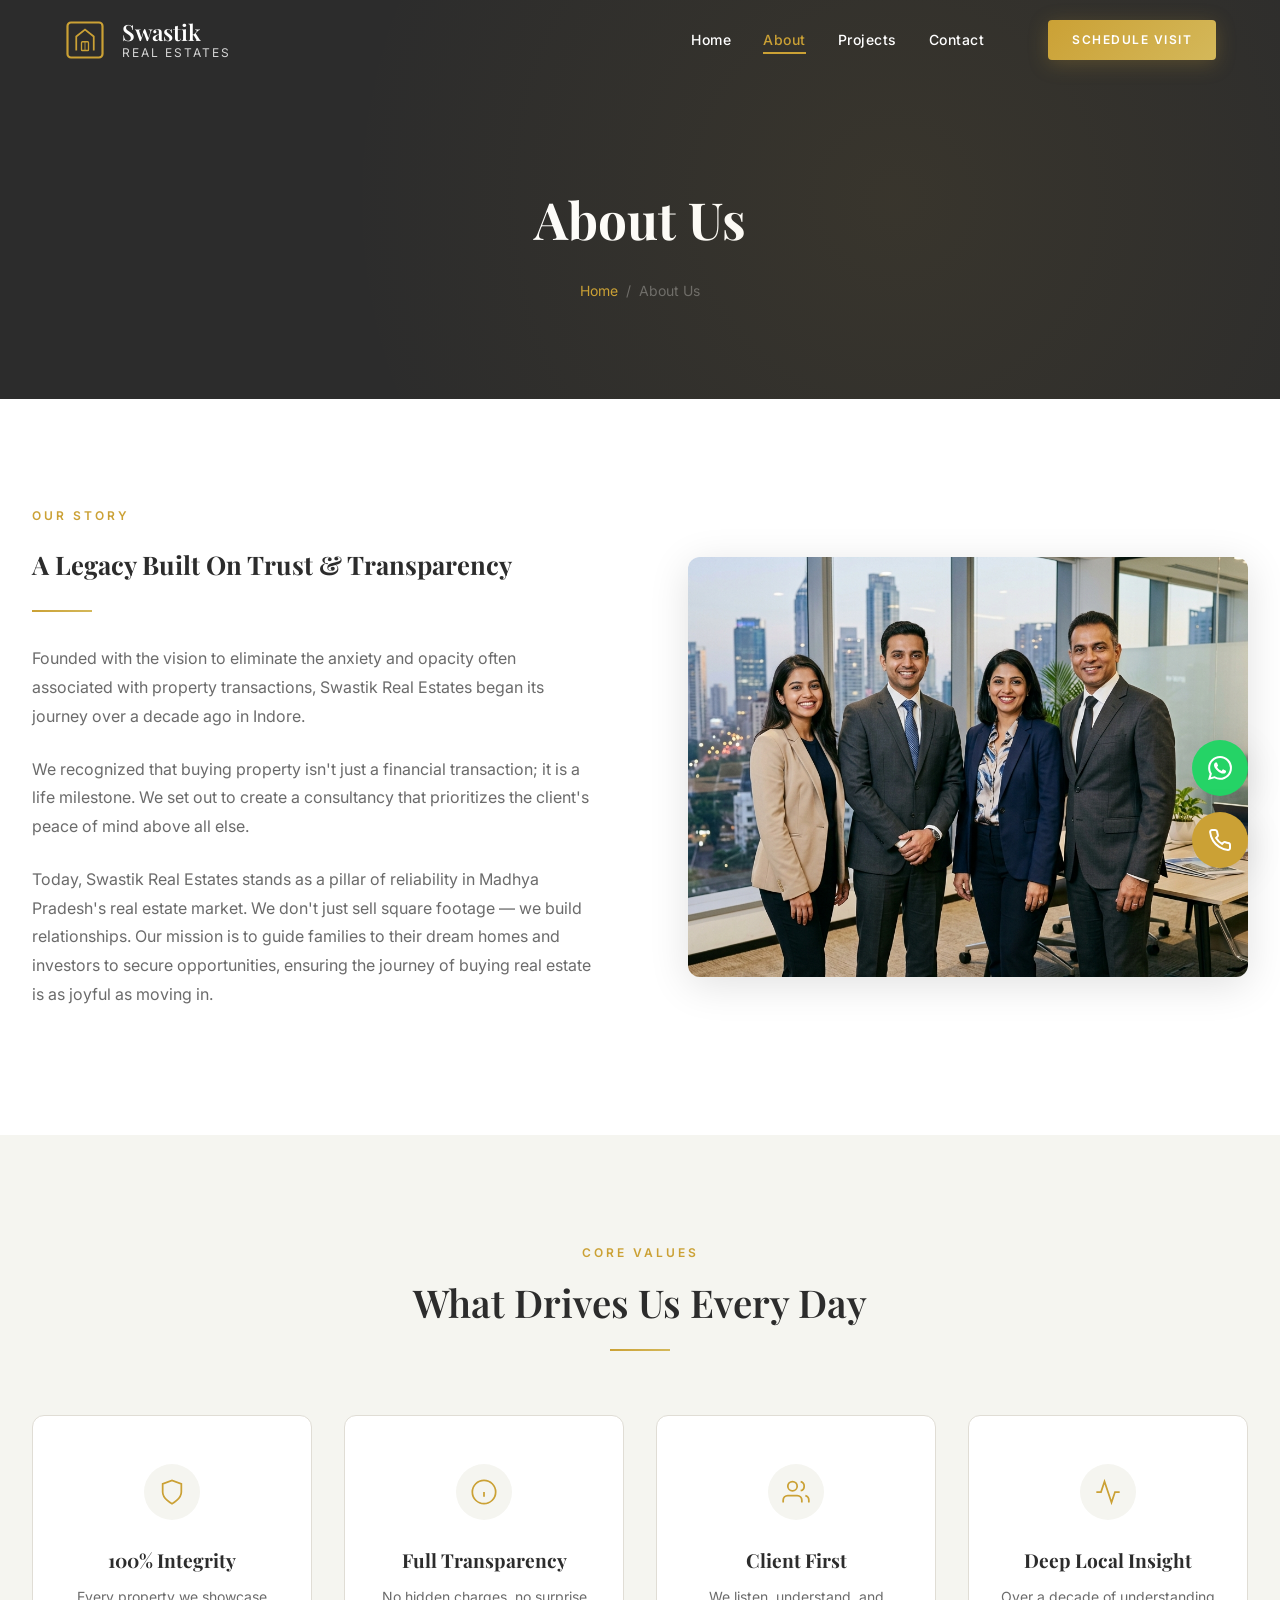
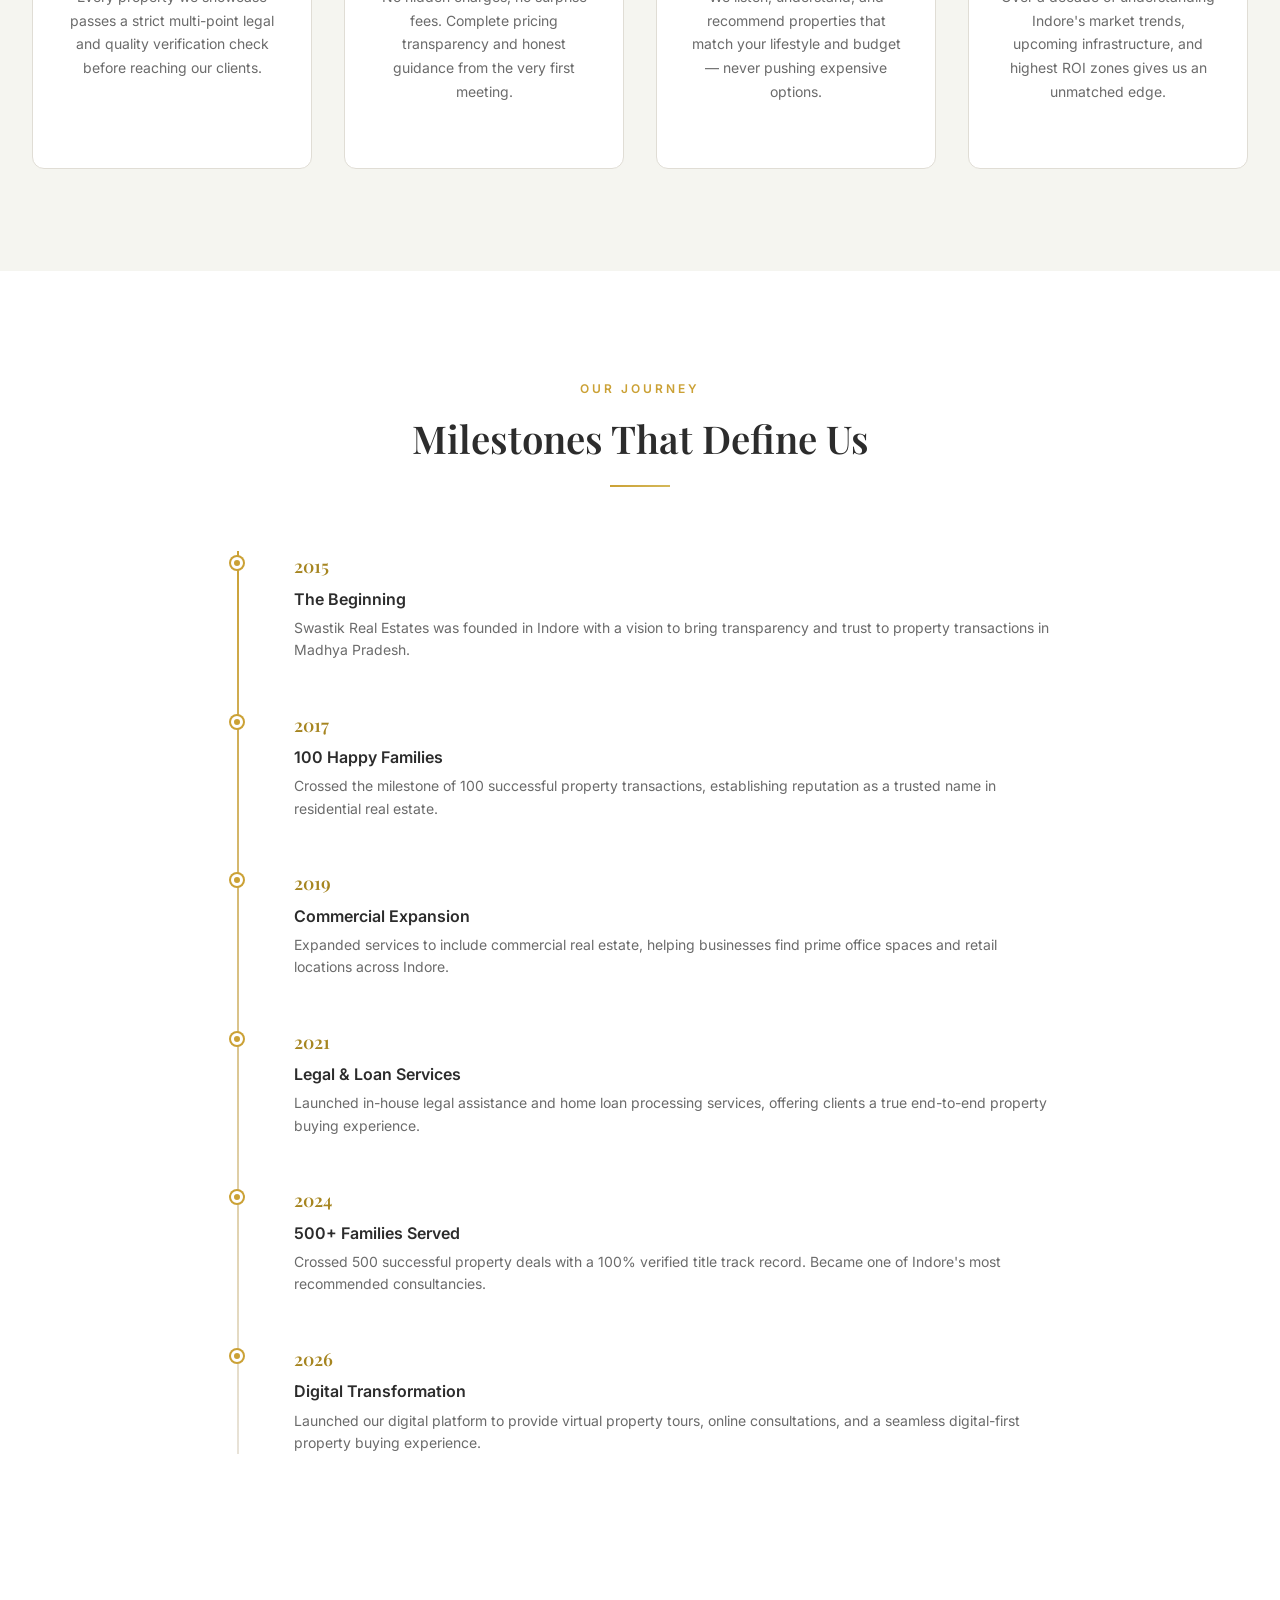
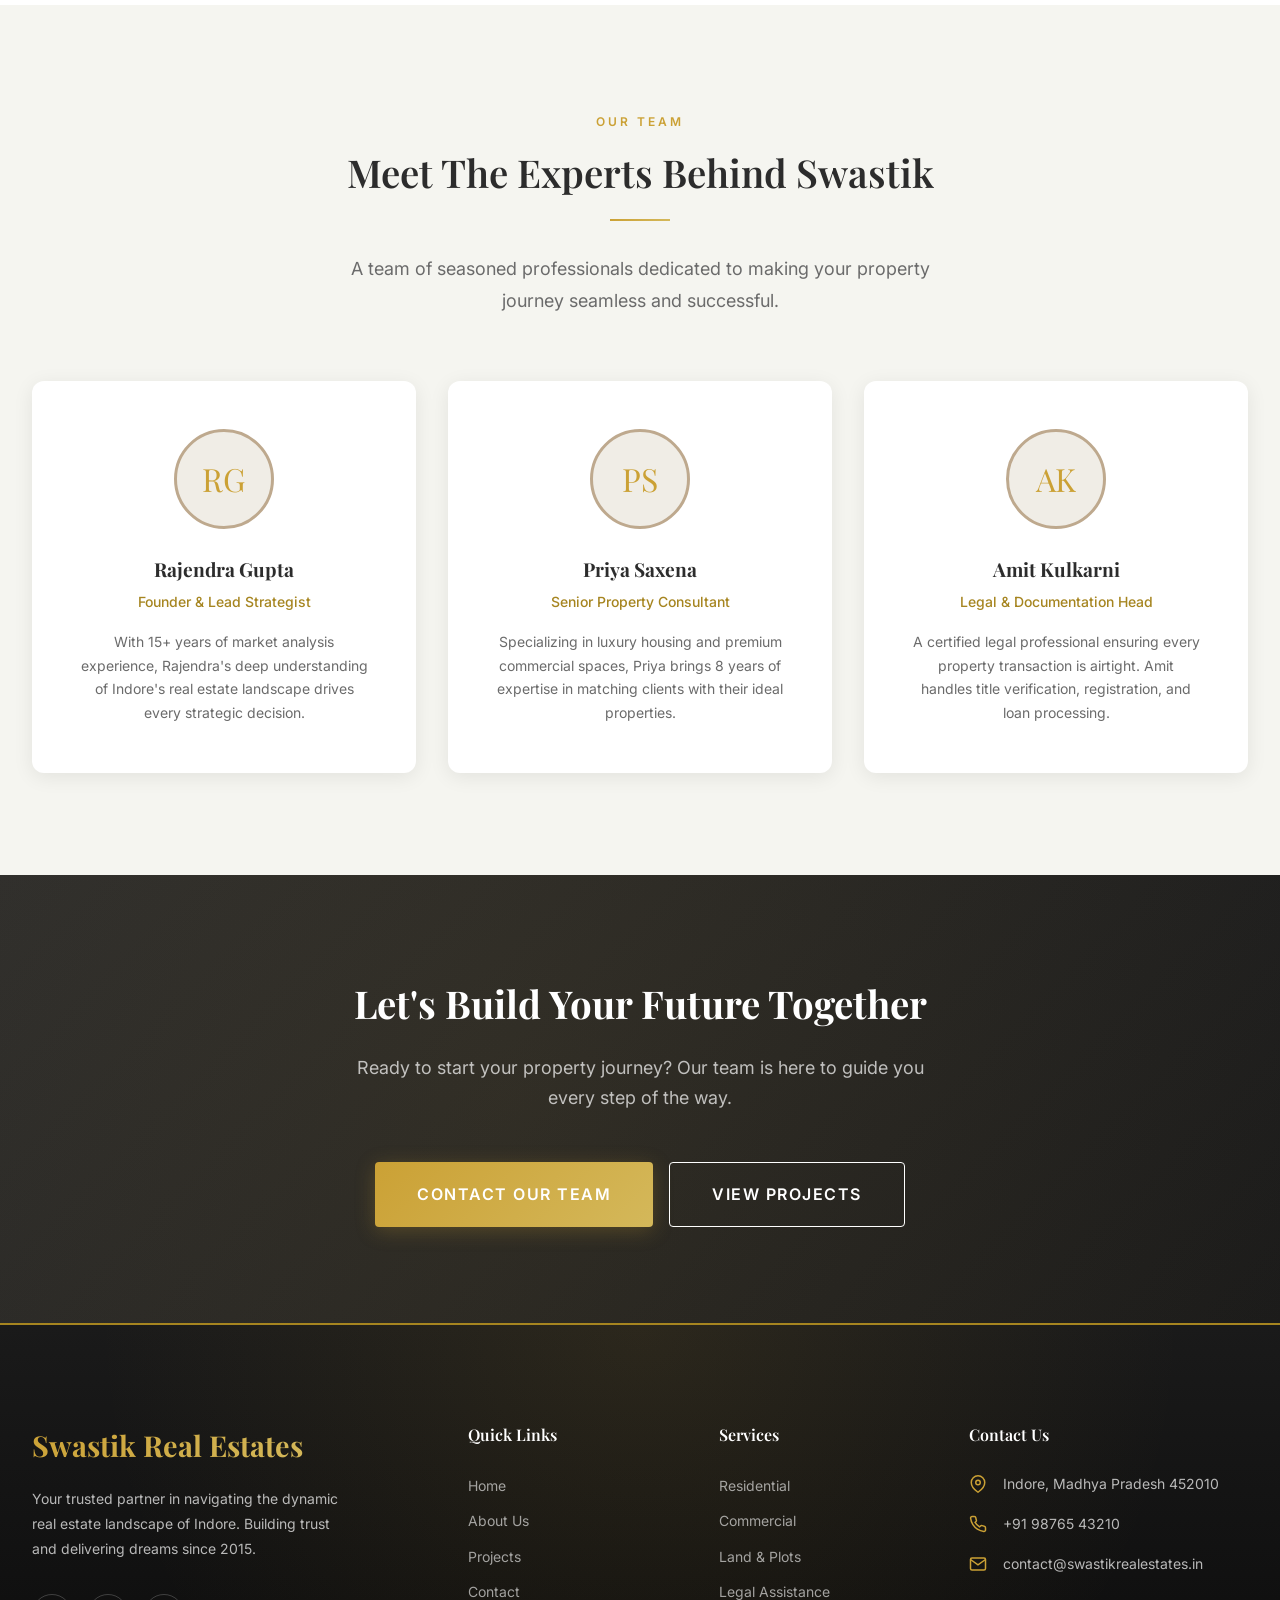
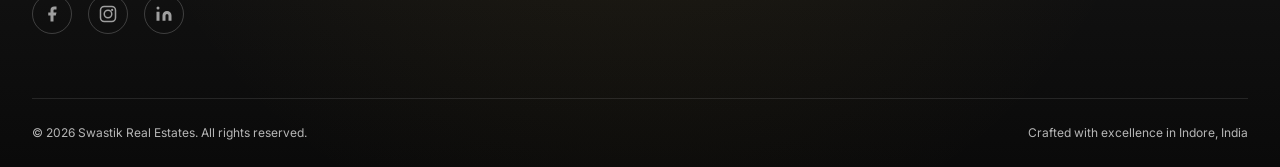
<file: about.html>
<!DOCTYPE html>
<html lang="en">
<head>
  <meta charset="UTF-8">
  <meta name="viewport" content="width=device-width, initial-scale=1.0">
  <title>About Us — Swastik Real Estates | Trusted Property Experts in Indore</title>
  <meta name="description" content="Learn about Swastik Real Estates' journey, our team of expert consultants, and the values that make us Indore's most trusted real estate firm.">
  <link rel="stylesheet" href="css/style.css">
  <link rel="icon" type="image/svg+xml" href="data:image/svg+xml,<svg xmlns='http://www.w3.org/2000/svg' viewBox='0 0 100 100'><text y='.9em' font-size='90'>🏛️</text></svg>">
</head>
<body>

  <a href="#main" class="skip-link">Skip to main content</a>

  <!-- HEADER -->
  <header class="header header--transparent" id="header">
    <div class="header__inner">
      <a href="index.html" class="header-logo" aria-label="Swastik Real Estates Home">
        <svg class="header-logo-icon" viewBox="0 0 48 48" fill="none"><rect x="4" y="4" width="40" height="40" rx="4" stroke="#CBA135" stroke-width="2.5"/><path d="M14 36V20L24 12L34 20V36" stroke="#CBA135" stroke-width="2"/><rect x="20" y="26" width="8" height="10" rx="1" stroke="#CBA135" stroke-width="1.5"/><line x1="24" y1="26" x2="24" y2="36" stroke="#CBA135" stroke-width="1"/></svg>
        <div class="header-logo-text">Swastik<span>Real Estates</span></div>
      </a>
      <nav class="nav">
        <ul class="nav-links">
          <li><a href="index.html" class="nav-link">Home</a></li>
          <li><a href="about.html" class="nav-link active">About</a></li>
          <li><a href="projects.html" class="nav-link">Projects</a></li>
          <li><a href="contact.html" class="nav-link">Contact</a></li>
        </ul>
        <a href="contact.html" class="btn btn--primary btn--sm nav-cta">Schedule Visit</a>
      </nav>
      <button class="hamburger" id="hamburger" aria-label="Toggle menu"><span></span><span></span><span></span></button>
    </div>
  </header>

  <div class="mobile-nav" id="mobileNav">
    <a href="index.html" class="nav-link">Home</a>
    <a href="about.html" class="nav-link active">About</a>
    <a href="projects.html" class="nav-link">Projects</a>
    <a href="contact.html" class="nav-link">Contact</a>
    <a href="contact.html" class="btn btn--primary" style="margin-top:1rem;">Schedule Visit</a>
  </div>

  <!-- PAGE HEADER -->
  <section class="page-header">
    <div class="container">
      <h1 class="page-header__title">About Us</h1>
      <div class="page-header__breadcrumb">
        <a href="index.html">Home</a>
        <span>/</span>
        <span>About Us</span>
      </div>
    </div>
  </section>

  <main id="main">

    <!-- Our Story -->
    <section class="section">
      <div class="container">
        <div class="about-story">
          <div class="about-story__content reveal-left">
            <span class="section-label">Our Story</span>
            <h3>A Legacy Built On Trust & Transparency</h3>
            <div class="gold-line"></div>
            <p>Founded with the vision to eliminate the anxiety and opacity often associated with property transactions, Swastik Real Estates began its journey over a decade ago in Indore.</p>
            <p>We recognized that buying property isn't just a financial transaction; it is a life milestone. We set out to create a consultancy that prioritizes the client's peace of mind above all else.</p>
            <p>Today, Swastik Real Estates stands as a pillar of reliability in Madhya Pradesh's real estate market. We don't just sell square footage — we build relationships. Our mission is to guide families to their dream homes and investors to secure opportunities, ensuring the journey of buying real estate is as joyful as moving in.</p>
          </div>
          <div class="about-story__image reveal-right">
            <img src="images/team.png" alt="Swastik Real Estates professional team in a modern office">
          </div>
        </div>
      </div>
    </section>

    <!-- Core Values -->
    <section class="section section--cream">
      <div class="container">
        <div class="text-center reveal">
          <span class="section-label">Core Values</span>
          <h2 class="section-title">What Drives Us Every Day</h2>
          <div class="gold-line"></div>
        </div>

        <div class="services-grid" style="margin-top: var(--space-2xl);">
          <div class="service-card reveal">
            <div class="service-card__icon">
              <svg viewBox="0 0 24 24" fill="none" stroke="currentColor" stroke-width="1.5"><path d="M12 22s8-4 8-10V5l-8-3-8 3v7c0 6 8 10 8 10z"/></svg>
            </div>
            <h3 class="service-card__title">100% Integrity</h3>
            <p class="service-card__desc">Every property we showcase passes a strict multi-point legal and quality verification check before reaching our clients.</p>
          </div>

          <div class="service-card reveal">
            <div class="service-card__icon">
              <svg viewBox="0 0 24 24" fill="none" stroke="currentColor" stroke-width="1.5"><circle cx="12" cy="12" r="10"/><path d="M12 16v-4M12 8h.01"/></svg>
            </div>
            <h3 class="service-card__title">Full Transparency</h3>
            <p class="service-card__desc">No hidden charges, no surprise fees. Complete pricing transparency and honest guidance from the very first meeting.</p>
          </div>

          <div class="service-card reveal">
            <div class="service-card__icon">
              <svg viewBox="0 0 24 24" fill="none" stroke="currentColor" stroke-width="1.5"><path d="M17 21v-2a4 4 0 0 0-4-4H5a4 4 0 0 0-4 4v2"/><circle cx="9" cy="7" r="4"/><path d="M23 21v-2a4 4 0 0 0-3-3.87"/><path d="M16 3.13a4 4 0 0 1 0 7.75"/></svg>
            </div>
            <h3 class="service-card__title">Client First</h3>
            <p class="service-card__desc">We listen, understand, and recommend properties that match your lifestyle and budget — never pushing expensive options.</p>
          </div>

          <div class="service-card reveal">
            <div class="service-card__icon">
              <svg viewBox="0 0 24 24" fill="none" stroke="currentColor" stroke-width="1.5"><polyline points="22 12 18 12 15 21 9 3 6 12 2 12"/></svg>
            </div>
            <h3 class="service-card__title">Deep Local Insight</h3>
            <p class="service-card__desc">Over a decade of understanding Indore's market trends, upcoming infrastructure, and highest ROI zones gives us an unmatched edge.</p>
          </div>
        </div>
      </div>
    </section>

    <!-- Journey / Timeline -->
    <section class="section">
      <div class="container container--narrow">
        <div class="text-center reveal">
          <span class="section-label">Our Journey</span>
          <h2 class="section-title">Milestones That Define Us</h2>
          <div class="gold-line"></div>
        </div>

        <div class="timeline reveal">
          <div class="timeline-item">
            <div class="timeline-item__year">2015</div>
            <div class="timeline-item__title">The Beginning</div>
            <div class="timeline-item__desc">Swastik Real Estates was founded in Indore with a vision to bring transparency and trust to property transactions in Madhya Pradesh.</div>
          </div>
          <div class="timeline-item">
            <div class="timeline-item__year">2017</div>
            <div class="timeline-item__title">100 Happy Families</div>
            <div class="timeline-item__desc">Crossed the milestone of 100 successful property transactions, establishing reputation as a trusted name in residential real estate.</div>
          </div>
          <div class="timeline-item">
            <div class="timeline-item__year">2019</div>
            <div class="timeline-item__title">Commercial Expansion</div>
            <div class="timeline-item__desc">Expanded services to include commercial real estate, helping businesses find prime office spaces and retail locations across Indore.</div>
          </div>
          <div class="timeline-item">
            <div class="timeline-item__year">2021</div>
            <div class="timeline-item__title">Legal & Loan Services</div>
            <div class="timeline-item__desc">Launched in-house legal assistance and home loan processing services, offering clients a true end-to-end property buying experience.</div>
          </div>
          <div class="timeline-item">
            <div class="timeline-item__year">2024</div>
            <div class="timeline-item__title">500+ Families Served</div>
            <div class="timeline-item__desc">Crossed 500 successful property deals with a 100% verified title track record. Became one of Indore's most recommended consultancies.</div>
          </div>
          <div class="timeline-item">
            <div class="timeline-item__year">2026</div>
            <div class="timeline-item__title">Digital Transformation</div>
            <div class="timeline-item__desc">Launched our digital platform to provide virtual property tours, online consultations, and a seamless digital-first property buying experience.</div>
          </div>
        </div>
      </div>
    </section>

    <!-- Team -->
    <section class="section section--cream">
      <div class="container">
        <div class="text-center reveal">
          <span class="section-label">Our Team</span>
          <h2 class="section-title">Meet The Experts Behind Swastik</h2>
          <div class="gold-line"></div>
          <p class="section-subtitle">A team of seasoned professionals dedicated to making your property journey seamless and successful.</p>
        </div>

        <div class="team-grid">
          <div class="team-card reveal">
            <div class="team-card__avatar">RG</div>
            <h3 class="team-card__name">Rajendra Gupta</h3>
            <p class="team-card__role">Founder & Lead Strategist</p>
            <p class="team-card__bio">With 15+ years of market analysis experience, Rajendra's deep understanding of Indore's real estate landscape drives every strategic decision.</p>
          </div>

          <div class="team-card reveal">
            <div class="team-card__avatar">PS</div>
            <h3 class="team-card__name">Priya Saxena</h3>
            <p class="team-card__role">Senior Property Consultant</p>
            <p class="team-card__bio">Specializing in luxury housing and premium commercial spaces, Priya brings 8 years of expertise in matching clients with their ideal properties.</p>
          </div>

          <div class="team-card reveal">
            <div class="team-card__avatar">AK</div>
            <h3 class="team-card__name">Amit Kulkarni</h3>
            <p class="team-card__role">Legal & Documentation Head</p>
            <p class="team-card__bio">A certified legal professional ensuring every property transaction is airtight. Amit handles title verification, registration, and loan processing.</p>
          </div>
        </div>
      </div>
    </section>

    <!-- CTA -->
    <section class="cta-banner">
      <div class="container">
        <div class="reveal">
          <h2 class="cta-banner__title">Let's Build Your Future Together</h2>
          <p class="cta-banner__subtitle">Ready to start your property journey? Our team is here to guide you every step of the way.</p>
          <div class="cta-banner__actions">
            <a href="contact.html" class="btn btn--primary btn--lg">Contact Our Team</a>
            <a href="projects.html" class="btn btn--white btn--lg">View Projects</a>
          </div>
        </div>
      </div>
    </section>

  </main>

  <!-- FOOTER -->
  <footer class="footer">
    <div class="container">
      <div class="footer__grid">
        <div>
          <div class="footer__brand-logo">Swastik Real Estates</div>
          <p class="footer__brand-desc">Your trusted partner in navigating the dynamic real estate landscape of Indore. Building trust and delivering dreams since 2015.</p>
          <div class="footer__social">
            <a href="#" aria-label="Facebook"><svg viewBox="0 0 24 24" fill="currentColor"><path d="M18 2h-3a5 5 0 0 0-5 5v3H7v4h3v8h4v-8h3l1-4h-4V7a1 1 0 0 1 1-1h3z"/></svg></a>
            <a href="#" aria-label="Instagram"><svg viewBox="0 0 24 24" fill="none" stroke="currentColor" stroke-width="2"><rect x="2" y="2" width="20" height="20" rx="5"/><circle cx="12" cy="12" r="5"/><circle cx="17.5" cy="6.5" r="1.5" fill="currentColor" stroke="none"/></svg></a>
            <a href="#" aria-label="LinkedIn"><svg viewBox="0 0 24 24" fill="currentColor"><path d="M16 8a6 6 0 0 1 6 6v7h-4v-7a2 2 0 0 0-2-2 2 2 0 0 0-2 2v7h-4v-7a6 6 0 0 1 6-6z"/><rect x="2" y="9" width="4" height="12"/><circle cx="4" cy="4" r="2"/></svg></a>
          </div>
        </div>
        <div>
          <h4 class="footer__heading">Quick Links</h4>
          <ul class="footer__links">
            <li><a href="index.html">Home</a></li>
            <li><a href="about.html">About Us</a></li>
            <li><a href="projects.html">Projects</a></li>
            <li><a href="contact.html">Contact</a></li>
          </ul>
        </div>
        <div>
          <h4 class="footer__heading">Services</h4>
          <ul class="footer__links">
            <li><a href="projects.html">Residential</a></li>
            <li><a href="projects.html">Commercial</a></li>
            <li><a href="projects.html">Land & Plots</a></li>
            <li><a href="contact.html">Legal Assistance</a></li>
          </ul>
        </div>
        <div>
          <h4 class="footer__heading">Contact Us</h4>
          <div class="footer__contact-item">
            <svg viewBox="0 0 24 24" fill="none" stroke="currentColor" stroke-width="2"><path d="M21 10c0 7-9 13-9 13s-9-6-9-13a9 9 0 0 1 18 0z"/><circle cx="12" cy="10" r="3"/></svg>
            <span>Indore, Madhya Pradesh 452010</span>
          </div>
          <div class="footer__contact-item">
            <svg viewBox="0 0 24 24" fill="none" stroke="currentColor" stroke-width="2"><path d="M22 16.92v3a2 2 0 0 1-2.18 2 19.79 19.79 0 0 1-8.63-3.07 19.5 19.5 0 0 1-6-6 19.79 19.79 0 0 1-3.07-8.67A2 2 0 0 1 4.11 2h3a2 2 0 0 1 2 1.72c.127.96.362 1.903.7 2.81a2 2 0 0 1-.45 2.11L8.09 9.91a16 16 0 0 0 6 6l1.27-1.27a2 2 0 0 1 2.11-.45c.907.338 1.85.573 2.81.7A2 2 0 0 1 22 16.92z"/></svg>
            <span><a href="tel:+919876543210">+91 98765 43210</a></span>
          </div>
          <div class="footer__contact-item">
            <svg viewBox="0 0 24 24" fill="none" stroke="currentColor" stroke-width="2"><path d="M4 4h16c1.1 0 2 .9 2 2v12c0 1.1-.9 2-2 2H4c-1.1 0-2-.9-2-2V6c0-1.1.9-2 2-2z"/><polyline points="22,6 12,13 2,6"/></svg>
            <span><a href="mailto:contact@swastikrealestates.in">contact@swastikrealestates.in</a></span>
          </div>
        </div>
      </div>
      <div class="footer__bottom">
        <p>&copy; 2026 Swastik Real Estates. All rights reserved.</p>
        <p>Crafted with excellence in Indore, India</p>
      </div>
    </div>
  </footer>

  <!-- Floating Buttons -->
  <div class="floating-btns">
    <a href="https://wa.me/919876543210" class="floating-btn floating-btn--whatsapp" aria-label="WhatsApp" target="_blank" rel="noopener">
      <svg viewBox="0 0 24 24" fill="currentColor"><path d="M17.472 14.382c-.297-.149-1.758-.867-2.03-.967-.273-.099-.471-.148-.67.15-.197.297-.767.966-.94 1.164-.173.199-.347.223-.644.075-.297-.15-1.255-.463-2.39-1.475-.883-.788-1.48-1.761-1.653-2.059-.173-.297-.018-.458.13-.606.134-.133.298-.347.446-.52.149-.174.198-.298.298-.497.099-.198.05-.371-.025-.52-.075-.149-.669-1.612-.916-2.207-.242-.579-.487-.5-.669-.51-.173-.008-.371-.01-.57-.01-.198 0-.52.074-.792.372-.272.297-1.04 1.016-1.04 2.479 0 1.462 1.065 2.875 1.213 3.074.149.198 2.096 3.2 5.077 4.487.709.306 1.262.489 1.694.625.712.227 1.36.195 1.871.118.571-.085 1.758-.719 2.006-1.413.248-.694.248-1.289.173-1.413-.074-.124-.272-.198-.57-.347m-5.421 7.403h-.004a9.87 9.87 0 01-5.031-1.378l-.361-.214-3.741.982.998-3.648-.235-.374a9.86 9.86 0 01-1.51-5.26c.001-5.45 4.436-9.884 9.888-9.884 2.64 0 5.122 1.03 6.988 2.898a9.825 9.825 0 012.893 6.994c-.003 5.45-4.437 9.884-9.885 9.884m8.413-18.297A11.815 11.815 0 0012.05 0C5.495 0 .16 5.335.157 11.892c0 2.096.547 4.142 1.588 5.945L.057 24l6.305-1.654a11.882 11.882 0 005.683 1.448h.005c6.554 0 11.89-5.335 11.893-11.893a11.821 11.821 0 00-3.48-8.413z"/></svg>
    </a>
    <a href="tel:+919876543210" class="floating-btn floating-btn--call" aria-label="Call us">
      <svg viewBox="0 0 24 24" fill="none" stroke="currentColor" stroke-width="2"><path d="M22 16.92v3a2 2 0 0 1-2.18 2 19.79 19.79 0 0 1-8.63-3.07 19.5 19.5 0 0 1-6-6 19.79 19.79 0 0 1-3.07-8.67A2 2 0 0 1 4.11 2h3a2 2 0 0 1 2 1.72 12.84 12.84 0 0 0 .7 2.81 2 2 0 0 1-.45 2.11L8.09 9.91a16 16 0 0 0 6 6l1.27-1.27a2 2 0 0 1 2.11-.45 12.84 12.84 0 0 0 2.81.7A2 2 0 0 1 22 16.92z"/></svg>
    </a>
  </div>
  <div class="mobile-cta-bar">
    <a href="tel:+919876543210" class="mobile-cta-bar__call"><svg width="18" height="18" viewBox="0 0 24 24" fill="none" stroke="currentColor" stroke-width="2"><path d="M22 16.92v3a2 2 0 0 1-2.18 2 19.79 19.79 0 0 1-8.63-3.07 19.5 19.5 0 0 1-6-6 19.79 19.79 0 0 1-3.07-8.67A2 2 0 0 1 4.11 2h3a2 2 0 0 1 2 1.72 12.84 12.84 0 0 0 .7 2.81 2 2 0 0 1-.45 2.11L8.09 9.91a16 16 0 0 0 6 6l1.27-1.27a2 2 0 0 1 2.11-.45 12.84 12.84 0 0 0 2.81.7A2 2 0 0 1 22 16.92z"/></svg>Call Now</a>
    <a href="https://wa.me/919876543210" class="mobile-cta-bar__whatsapp" target="_blank" rel="noopener"><svg width="18" height="18" viewBox="0 0 24 24" fill="currentColor"><path d="M17.472 14.382c-.297-.149-1.758-.867-2.03-.967-.273-.099-.471-.148-.67.15-.197.297-.767.966-.94 1.164-.173.199-.347.223-.644.075-.297-.15-1.255-.463-2.39-1.475-.883-.788-1.48-1.761-1.653-2.059-.173-.297-.018-.458.13-.606.134-.133.298-.347.446-.52.149-.174.198-.298.298-.497.099-.198.05-.371-.025-.52-.075-.149-.669-1.612-.916-2.207-.242-.579-.487-.5-.669-.51-.173-.008-.371-.01-.57-.01-.198 0-.52.074-.792.372-.272.297-1.04 1.016-1.04 2.479 0 1.462 1.065 2.875 1.213 3.074.149.198 2.096 3.2 5.077 4.487.709.306 1.262.489 1.694.625.712.227 1.36.195 1.871.118.571-.085 1.758-.719 2.006-1.413.248-.694.248-1.289.173-1.413-.074-.124-.272-.198-.57-.347m-5.421 7.403h-.004a9.87 9.87 0 01-5.031-1.378l-.361-.214-3.741.982.998-3.648-.235-.374a9.86 9.86 0 01-1.51-5.26c.001-5.45 4.436-9.884 9.888-9.884 2.64 0 5.122 1.03 6.988 2.898a9.825 9.825 0 012.893 6.994c-.003 5.45-4.437 9.884-9.885 9.884m8.413-18.297A11.815 11.815 0 0012.05 0C5.495 0 .16 5.335.157 11.892c0 2.096.547 4.142 1.588 5.945L.057 24l6.305-1.654a11.882 11.882 0 005.683 1.448h.005c6.554 0 11.89-5.335 11.893-11.893a11.821 11.821 0 00-3.48-8.413z"/></svg>WhatsApp</a>
  </div>

  <script src="js/script.js"></script>
</body>
</html>
</file>
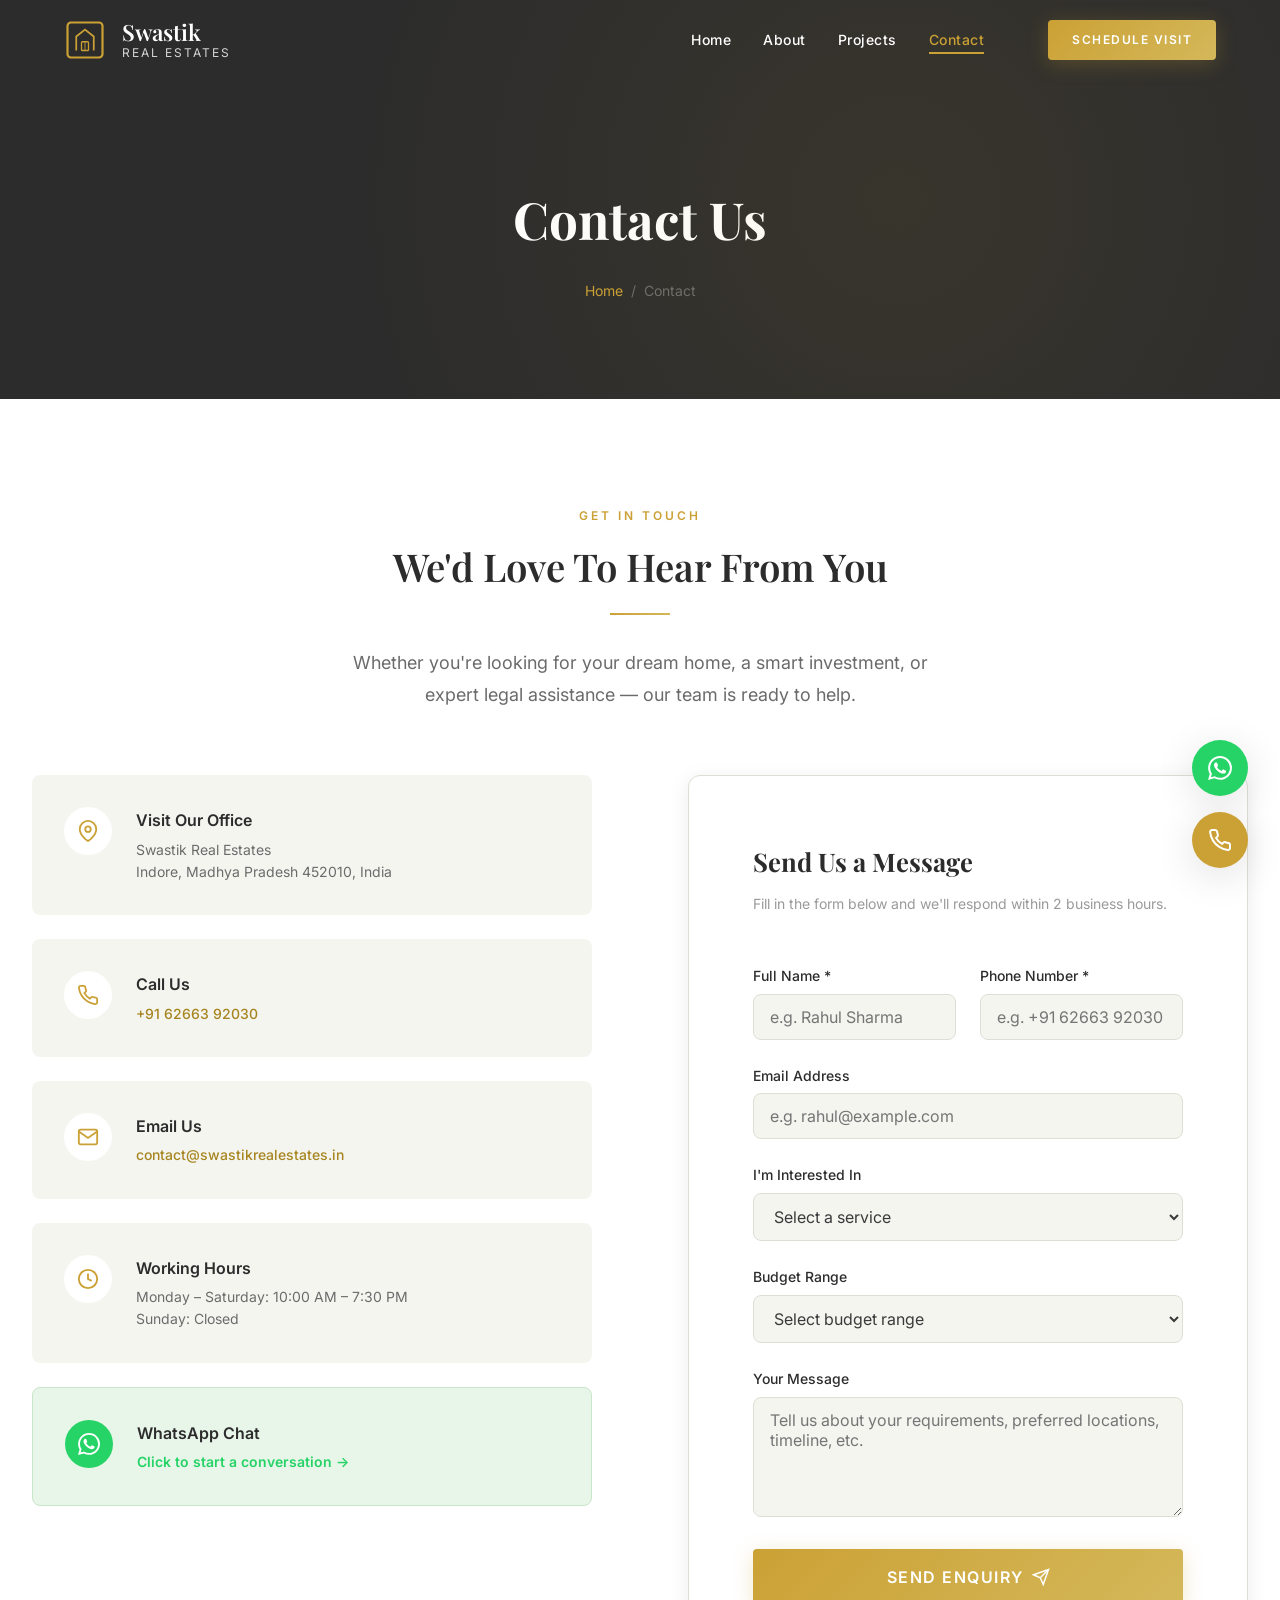
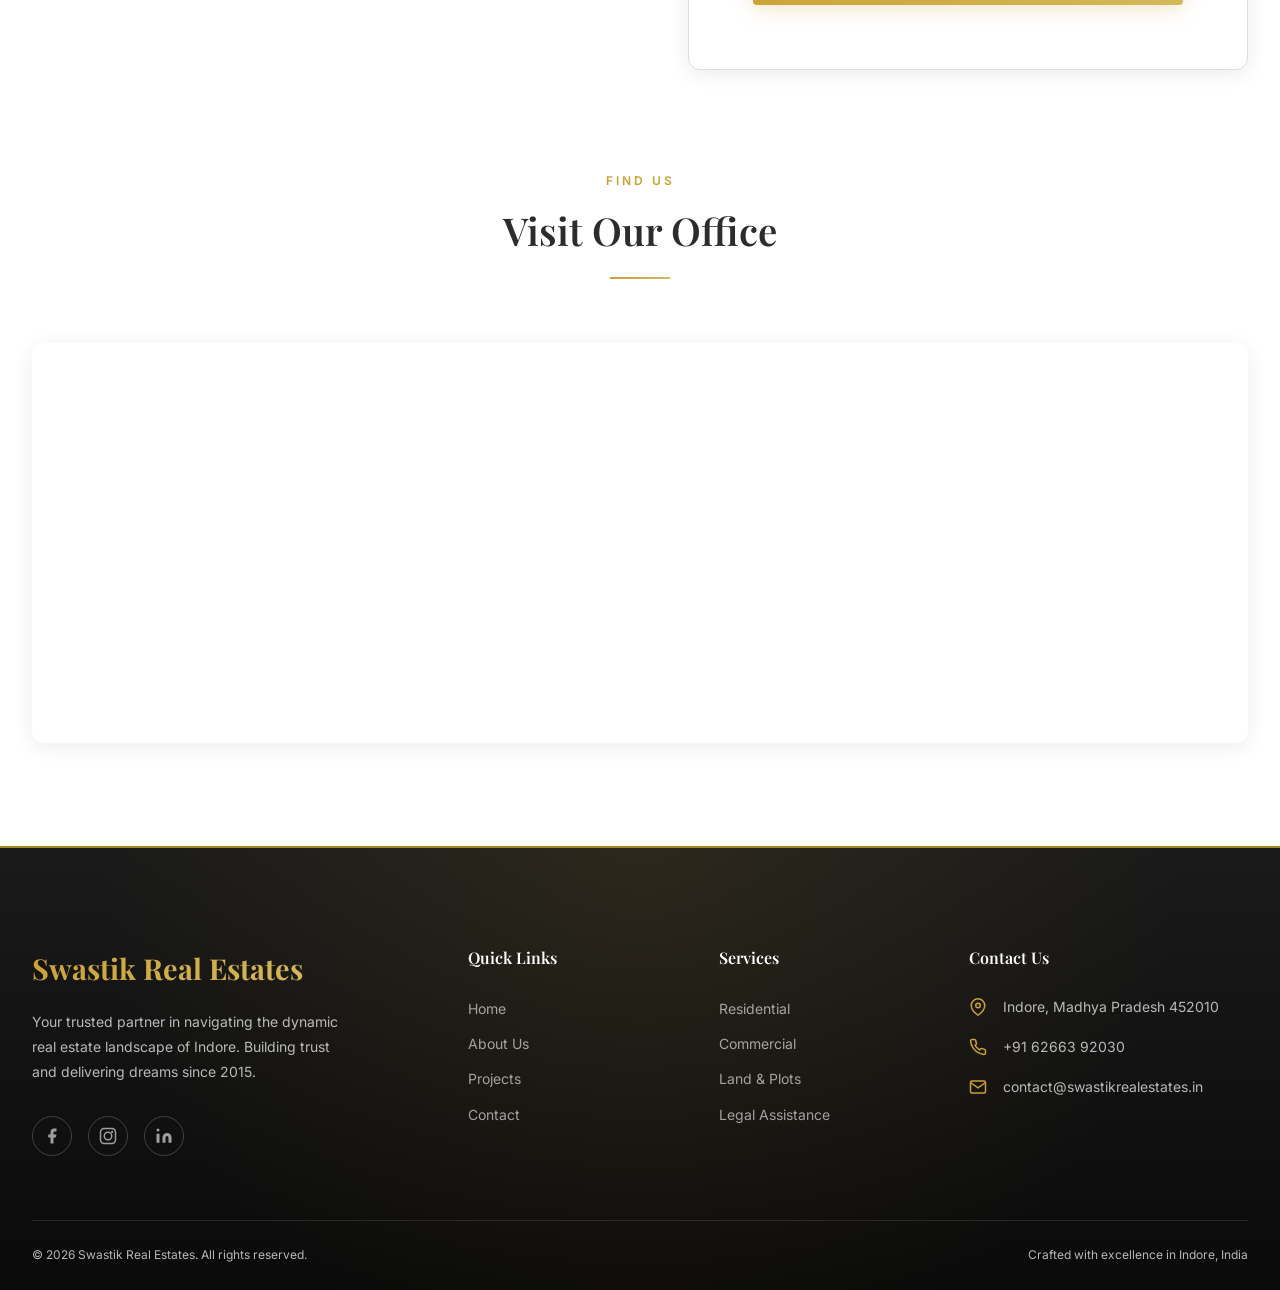
<file: contact.html>
<!DOCTYPE html>
<html lang="en">
<head>
  <meta charset="UTF-8">
  <meta name="viewport" content="width=device-width, initial-scale=1.0">
  <title>Contact Us — Swastik Real Estates | Schedule a Free Consultation</title>
  <meta name="description" content="Get in touch with Swastik Real Estates for expert property consultation in Indore. Call, WhatsApp, or visit our office. Free property advice and site visits.">
  <link rel="stylesheet" href="css/style.css">
  <link rel="icon" type="image/svg+xml" href="data:image/svg+xml,<svg xmlns='http://www.w3.org/2000/svg' viewBox='0 0 100 100'><text y='.9em' font-size='90'>🏛️</text></svg>">
</head>
<body>

  <a href="#main" class="skip-link">Skip to main content</a>

  <!-- HEADER -->
  <header class="header header--transparent" id="header">
    <div class="header__inner">
      <a href="index.html" class="header-logo" aria-label="Swastik Real Estates Home">
        <svg class="header-logo-icon" viewBox="0 0 48 48" fill="none"><rect x="4" y="4" width="40" height="40" rx="4" stroke="#CBA135" stroke-width="2.5"/><path d="M14 36V20L24 12L34 20V36" stroke="#CBA135" stroke-width="2"/><rect x="20" y="26" width="8" height="10" rx="1" stroke="#CBA135" stroke-width="1.5"/><line x1="24" y1="26" x2="24" y2="36" stroke="#CBA135" stroke-width="1"/></svg>
        <div class="header-logo-text">Swastik<span>Real Estates</span></div>
      </a>
      <nav class="nav">
        <ul class="nav-links">
          <li><a href="index.html" class="nav-link">Home</a></li>
          <li><a href="about.html" class="nav-link">About</a></li>
          <li><a href="projects.html" class="nav-link">Projects</a></li>
          <li><a href="contact.html" class="nav-link active">Contact</a></li>
        </ul>
        <a href="contact.html" class="btn btn--primary btn--sm nav-cta">Schedule Visit</a>
      </nav>
      <button class="hamburger" id="hamburger" aria-label="Toggle menu"><span></span><span></span><span></span></button>
    </div>
  </header>

  <div class="mobile-nav" id="mobileNav">
    <a href="index.html" class="nav-link">Home</a>
    <a href="about.html" class="nav-link">About</a>
    <a href="projects.html" class="nav-link">Projects</a>
    <a href="contact.html" class="nav-link active">Contact</a>
    <a href="contact.html" class="btn btn--primary" style="margin-top:1rem;">Schedule Visit</a>
  </div>

  <!-- PAGE HEADER -->
  <section class="page-header">
    <div class="container">
      <h1 class="page-header__title">Contact Us</h1>
      <div class="page-header__breadcrumb">
        <a href="index.html">Home</a>
        <span>/</span>
        <span>Contact</span>
      </div>
    </div>
  </section>

  <main id="main">

    <section class="section">
      <div class="container">
        <div class="text-center reveal" style="margin-bottom: var(--space-2xl);">
          <span class="section-label">Get In Touch</span>
          <h2 class="section-title">We'd Love To Hear From You</h2>
          <div class="gold-line"></div>
          <p class="section-subtitle">Whether you're looking for your dream home, a smart investment, or expert legal assistance — our team is ready to help.</p>
        </div>

        <div class="contact-grid">
          <!-- Contact Info -->
          <div class="reveal-left">
            <div class="contact-info-card">
              <div class="contact-info-card__icon">
                <svg viewBox="0 0 24 24" fill="none" stroke="currentColor" stroke-width="2"><path d="M21 10c0 7-9 13-9 13s-9-6-9-13a9 9 0 0 1 18 0z"/><circle cx="12" cy="10" r="3"/></svg>
              </div>
              <div>
                <div class="contact-info-card__title">Visit Our Office</div>
                <div class="contact-info-card__value">Swastik Real Estates<br>Indore, Madhya Pradesh 452010, India</div>
              </div>
            </div>

            <div class="contact-info-card">
              <div class="contact-info-card__icon">
                <svg viewBox="0 0 24 24" fill="none" stroke="currentColor" stroke-width="2"><path d="M22 16.92v3a2 2 0 0 1-2.18 2 19.79 19.79 0 0 1-8.63-3.07 19.5 19.5 0 0 1-6-6 19.79 19.79 0 0 1-3.07-8.67A2 2 0 0 1 4.11 2h3a2 2 0 0 1 2 1.72c.127.96.362 1.903.7 2.81a2 2 0 0 1-.45 2.11L8.09 9.91a16 16 0 0 0 6 6l1.27-1.27a2 2 0 0 1 2.11-.45c.907.338 1.85.573 2.81.7A2 2 0 0 1 22 16.92z"/></svg>
              </div>
              <div>
                <div class="contact-info-card__title">Call Us</div>
                <div class="contact-info-card__value"><a href="tel:+916266392030">+91 62663 92030</a></div>
              </div>
            </div>

            <div class="contact-info-card">
              <div class="contact-info-card__icon">
                <svg viewBox="0 0 24 24" fill="none" stroke="currentColor" stroke-width="2"><path d="M4 4h16c1.1 0 2 .9 2 2v12c0 1.1-.9 2-2 2H4c-1.1 0-2-.9-2-2V6c0-1.1.9-2 2-2z"/><polyline points="22,6 12,13 2,6"/></svg>
              </div>
              <div>
                <div class="contact-info-card__title">Email Us</div>
                <div class="contact-info-card__value"><a href="mailto:contact@swastikrealestates.in">contact@swastikrealestates.in</a></div>
              </div>
            </div>

            <div class="contact-info-card">
              <div class="contact-info-card__icon">
                <svg viewBox="0 0 24 24" fill="none" stroke="currentColor" stroke-width="2"><circle cx="12" cy="12" r="10"/><polyline points="12 6 12 12 16 14"/></svg>
              </div>
              <div>
                <div class="contact-info-card__title">Working Hours</div>
                <div class="contact-info-card__value">Monday – Saturday: 10:00 AM – 7:30 PM<br>Sunday: Closed</div>
              </div>
            </div>

            <div class="contact-info-card" style="background: #E8F5E9; border: 1px solid #C8E6C9;">
              <div class="contact-info-card__icon" style="background: #25D366; color: white;">
                <svg viewBox="0 0 24 24" fill="currentColor" width="22" height="22"><path d="M17.472 14.382c-.297-.149-1.758-.867-2.03-.967-.273-.099-.471-.148-.67.15-.197.297-.767.966-.94 1.164-.173.199-.347.223-.644.075-.297-.15-1.255-.463-2.39-1.475-.883-.788-1.48-1.761-1.653-2.059-.173-.297-.018-.458.13-.606.134-.133.298-.347.446-.52.149-.174.198-.298.298-.497.099-.198.05-.371-.025-.52-.075-.149-.669-1.612-.916-2.207-.242-.579-.487-.5-.669-.51-.173-.008-.371-.01-.57-.01-.198 0-.52.074-.792.372-.272.297-1.04 1.016-1.04 2.479 0 1.462 1.065 2.875 1.213 3.074.149.198 2.096 3.2 5.077 4.487.709.306 1.262.489 1.694.625.712.227 1.36.195 1.871.118.571-.085 1.758-.719 2.006-1.413.248-.694.248-1.289.173-1.413-.074-.124-.272-.198-.57-.347m-5.421 7.403h-.004a9.87 9.87 0 01-5.031-1.378l-.361-.214-3.741.982.998-3.648-.235-.374a9.86 9.86 0 01-1.51-5.26c.001-5.45 4.436-9.884 9.888-9.884 2.64 0 5.122 1.03 6.988 2.898a9.825 9.825 0 012.893 6.994c-.003 5.45-4.437 9.884-9.885 9.884m8.413-18.297A11.815 11.815 0 0012.05 0C5.495 0 .16 5.335.157 11.892c0 2.096.547 4.142 1.588 5.945L.057 24l6.305-1.654a11.882 11.882 0 005.683 1.448h.005c6.554 0 11.89-5.335 11.893-11.893a11.821 11.821 0 00-3.48-8.413z"/></svg>
              </div>
              <div>
                <div class="contact-info-card__title">WhatsApp Chat</div>
                <div class="contact-info-card__value"><a href="https://wa.me/916266392030?text=Hi%2C%20I%27m%20interested%20in%20your%20properties" target="_blank" rel="noopener" style="color:#25D366;font-weight:600;">Click to start a conversation →</a></div>
              </div>
            </div>
          </div>

          <!-- Contact Form -->
          <div class="reveal-right">
            <div class="contact-form">
              <h3 class="contact-form__title">Send Us a Message</h3>
              <p class="contact-form__subtitle">Fill in the form below and we'll respond within 2 business hours.</p>

              <form id="contactForm">
                <div class="form-row">
                  <div class="form-group">
                    <label for="contact-name">Full Name *</label>
                    <input type="text" id="contact-name" name="name" placeholder="e.g. Rahul Sharma" required>
                  </div>
                  <div class="form-group">
                    <label for="contact-phone">Phone Number *</label>
                    <input type="tel" id="contact-phone" name="phone" placeholder="e.g. +91 62663 92030" required>
                  </div>
                </div>

                <div class="form-group">
                  <label for="contact-email">Email Address</label>
                  <input type="email" id="contact-email" name="email" placeholder="e.g. rahul@example.com">
                </div>

                <div class="form-group">
                  <label for="contact-interest">I'm Interested In</label>
                  <select id="contact-interest" name="interest">
                    <option value="">Select a service</option>
                    <option value="residential">Residential Property</option>
                    <option value="commercial">Commercial Space</option>
                    <option value="land">Land / Plots</option>
                    <option value="legal">Legal & Documentation</option>
                    <option value="investment">Investment Consulting</option>
                    <option value="other">Other</option>
                  </select>
                </div>

                <div class="form-group">
                  <label for="contact-budget">Budget Range</label>
                  <select id="contact-budget" name="budget">
                    <option value="">Select budget range</option>
                    <option value="under-30l">Under ₹30 Lakhs</option>
                    <option value="30l-60l">₹30L – ₹60 Lakhs</option>
                    <option value="60l-1cr">₹60L – ₹1 Crore</option>
                    <option value="1cr-2cr">₹1Cr – ₹2 Crore</option>
                    <option value="above-2cr">Above ₹2 Crore</option>
                  </select>
                </div>

                <div class="form-group">
                  <label for="contact-message">Your Message</label>
                  <textarea id="contact-message" name="message" rows="4" placeholder="Tell us about your requirements, preferred locations, timeline, etc."></textarea>
                </div>

                <button type="submit" class="btn btn--primary btn--lg" style="width: 100%; justify-content: center;">
                  Send Enquiry
                  <svg width="18" height="18" viewBox="0 0 24 24" fill="none" stroke="currentColor" stroke-width="2"><line x1="22" y1="2" x2="11" y2="13"/><polygon points="22 2 15 22 11 13 2 9 22 2"/></svg>
                </button>
              </form>

              <!-- Success Message (hidden by default) -->
              <div id="formSuccess" style="display:none; text-align: center; padding: var(--space-xl);">
                <div style="width:64px; height:64px; border-radius:50%; background: #E8F5E9; margin: 0 auto var(--space-md); display:flex; align-items:center; justify-content:center;">
                  <svg width="32" height="32" viewBox="0 0 24 24" fill="none" stroke="#4CAF50" stroke-width="2.5"><polyline points="20 6 9 17 4 12"/></svg>
                </div>
                <h3 style="font-family: var(--font-heading); color: var(--color-charcoal); margin-bottom: var(--space-xs);">Thank You!</h3>
                <p style="color: var(--color-text-light); font-size: var(--fs-small);">Your enquiry has been received. Our team will contact you within 2 business hours.</p>
              </div>
            </div>
          </div>
        </div>

        <!-- Map -->
        <div class="reveal" style="margin-top: var(--space-3xl);">
          <div class="text-center" style="margin-bottom: var(--space-lg);">
            <span class="section-label">Find Us</span>
            <h2 class="section-title">Visit Our Office</h2>
            <div class="gold-line"></div>
          </div>
          <div class="map-section">
            <iframe src="https://www.google.com/maps/embed?pb=!1m18!1m12!1m3!1d117763.55627258074!2d75.7367653!3d22.6244011!2m3!1f0!2f0!3f0!3m2!1i1024!2i768!4f13.1!3m3!1m2!1s0x3962fb0023b73fff%3A0x2bd9117b32eca901!2sSwastik%20Real%20Estates!5e0!3m2!1sen!2sin!4v1700000000000!5m2!1sen!2sin" allowfullscreen="" loading="lazy" referrerpolicy="no-referrer-when-downgrade" title="Swastik Real Estates office location on Google Maps"></iframe>
          </div>
        </div>
      </div>
    </section>

  </main>

  <!-- FOOTER -->
  <footer class="footer">
    <div class="container">
      <div class="footer__grid">
        <div>
          <div class="footer__brand-logo">Swastik Real Estates</div>
          <p class="footer__brand-desc">Your trusted partner in navigating the dynamic real estate landscape of Indore. Building trust and delivering dreams since 2015.</p>
          <div class="footer__social">
            <a href="#" aria-label="Facebook"><svg viewBox="0 0 24 24" fill="currentColor"><path d="M18 2h-3a5 5 0 0 0-5 5v3H7v4h3v8h4v-8h3l1-4h-4V7a1 1 0 0 1 1-1h3z"/></svg></a>
            <a href="#" aria-label="Instagram"><svg viewBox="0 0 24 24" fill="none" stroke="currentColor" stroke-width="2"><rect x="2" y="2" width="20" height="20" rx="5"/><circle cx="12" cy="12" r="5"/><circle cx="17.5" cy="6.5" r="1.5" fill="currentColor" stroke="none"/></svg></a>
            <a href="#" aria-label="LinkedIn"><svg viewBox="0 0 24 24" fill="currentColor"><path d="M16 8a6 6 0 0 1 6 6v7h-4v-7a2 2 0 0 0-2-2 2 2 0 0 0-2 2v7h-4v-7a6 6 0 0 1 6-6z"/><rect x="2" y="9" width="4" height="12"/><circle cx="4" cy="4" r="2"/></svg></a>
          </div>
        </div>
        <div>
          <h4 class="footer__heading">Quick Links</h4>
          <ul class="footer__links"><li><a href="index.html">Home</a></li><li><a href="about.html">About Us</a></li><li><a href="projects.html">Projects</a></li><li><a href="contact.html">Contact</a></li></ul>
        </div>
        <div>
          <h4 class="footer__heading">Services</h4>
          <ul class="footer__links"><li><a href="projects.html">Residential</a></li><li><a href="projects.html">Commercial</a></li><li><a href="projects.html">Land & Plots</a></li><li><a href="contact.html">Legal Assistance</a></li></ul>
        </div>
        <div>
          <h4 class="footer__heading">Contact Us</h4>
          <div class="footer__contact-item"><svg viewBox="0 0 24 24" fill="none" stroke="currentColor" stroke-width="2"><path d="M21 10c0 7-9 13-9 13s-9-6-9-13a9 9 0 0 1 18 0z"/><circle cx="12" cy="10" r="3"/></svg><span>Indore, Madhya Pradesh 452010</span></div>
          <div class="footer__contact-item"><svg viewBox="0 0 24 24" fill="none" stroke="currentColor" stroke-width="2"><path d="M22 16.92v3a2 2 0 0 1-2.18 2 19.79 19.79 0 0 1-8.63-3.07 19.5 19.5 0 0 1-6-6 19.79 19.79 0 0 1-3.07-8.67A2 2 0 0 1 4.11 2h3a2 2 0 0 1 2 1.72c.127.96.362 1.903.7 2.81a2 2 0 0 1-.45 2.11L8.09 9.91a16 16 0 0 0 6 6l1.27-1.27a2 2 0 0 1 2.11-.45c.907.338 1.85.573 2.81.7A2 2 0 0 1 22 16.92z"/></svg><span><a href="tel:+916266392030">+91 62663 92030</a></span></div>
          <div class="footer__contact-item"><svg viewBox="0 0 24 24" fill="none" stroke="currentColor" stroke-width="2"><path d="M4 4h16c1.1 0 2 .9 2 2v12c0 1.1-.9 2-2 2H4c-1.1 0-2-.9-2-2V6c0-1.1.9-2 2-2z"/><polyline points="22,6 12,13 2,6"/></svg><span><a href="mailto:contact@swastikrealestates.in">contact@swastikrealestates.in</a></span></div>
        </div>
      </div>
      <div class="footer__bottom">
        <p>&copy; 2026 Swastik Real Estates. All rights reserved.</p>
        <p>Crafted with excellence in Indore, India</p>
      </div>
    </div>
  </footer>

  <div class="floating-btns">
    <a href="https://wa.me/916266392030" class="floating-btn floating-btn--whatsapp" aria-label="WhatsApp" target="_blank" rel="noopener"><svg viewBox="0 0 24 24" fill="currentColor"><path d="M17.472 14.382c-.297-.149-1.758-.867-2.03-.967-.273-.099-.471-.148-.67.15-.197.297-.767.966-.94 1.164-.173.199-.347.223-.644.075-.297-.15-1.255-.463-2.39-1.475-.883-.788-1.48-1.761-1.653-2.059-.173-.297-.018-.458.13-.606.134-.133.298-.347.446-.52.149-.174.198-.298.298-.497.099-.198.05-.371-.025-.52-.075-.149-.669-1.612-.916-2.207-.242-.579-.487-.5-.669-.51-.173-.008-.371-.01-.57-.01-.198 0-.52.074-.792.372-.272.297-1.04 1.016-1.04 2.479 0 1.462 1.065 2.875 1.213 3.074.149.198 2.096 3.2 5.077 4.487.709.306 1.262.489 1.694.625.712.227 1.36.195 1.871.118.571-.085 1.758-.719 2.006-1.413.248-.694.248-1.289.173-1.413-.074-.124-.272-.198-.57-.347m-5.421 7.403h-.004a9.87 9.87 0 01-5.031-1.378l-.361-.214-3.741.982.998-3.648-.235-.374a9.86 9.86 0 01-1.51-5.26c.001-5.45 4.436-9.884 9.888-9.884 2.64 0 5.122 1.03 6.988 2.898a9.825 9.825 0 012.893 6.994c-.003 5.45-4.437 9.884-9.885 9.884m8.413-18.297A11.815 11.815 0 0012.05 0C5.495 0 .16 5.335.157 11.892c0 2.096.547 4.142 1.588 5.945L.057 24l6.305-1.654a11.882 11.882 0 005.683 1.448h.005c6.554 0 11.89-5.335 11.893-11.893a11.821 11.821 0 00-3.48-8.413z"/></svg></a>
    <a href="tel:+916266392030" class="floating-btn floating-btn--call" aria-label="Call us"><svg viewBox="0 0 24 24" fill="none" stroke="currentColor" stroke-width="2"><path d="M22 16.92v3a2 2 0 0 1-2.18 2 19.79 19.79 0 0 1-8.63-3.07 19.5 19.5 0 0 1-6-6 19.79 19.79 0 0 1-3.07-8.67A2 2 0 0 1 4.11 2h3a2 2 0 0 1 2 1.72 12.84 12.84 0 0 0 .7 2.81 2 2 0 0 1-.45 2.11L8.09 9.91a16 16 0 0 0 6 6l1.27-1.27a2 2 0 0 1 2.11-.45 12.84 12.84 0 0 0 2.81.7A2 2 0 0 1 22 16.92z"/></svg></a>
  </div>
  <div class="mobile-cta-bar">
    <a href="tel:+916266392030" class="mobile-cta-bar__call"><svg width="18" height="18" viewBox="0 0 24 24" fill="none" stroke="currentColor" stroke-width="2"><path d="M22 16.92v3a2 2 0 0 1-2.18 2 19.79 19.79 0 0 1-8.63-3.07 19.5 19.5 0 0 1-6-6 19.79 19.79 0 0 1-3.07-8.67A2 2 0 0 1 4.11 2h3a2 2 0 0 1 2 1.72 12.84 12.84 0 0 0 .7 2.81 2 2 0 0 1-.45 2.11L8.09 9.91a16 16 0 0 0 6 6l1.27-1.27a2 2 0 0 1 2.11-.45 12.84 12.84 0 0 0 2.81.7A2 2 0 0 1 22 16.92z"/></svg>Call Now</a>
    <a href="https://wa.me/916266392030" class="mobile-cta-bar__whatsapp" target="_blank" rel="noopener"><svg width="18" height="18" viewBox="0 0 24 24" fill="currentColor"><path d="M17.472 14.382c-.297-.149-1.758-.867-2.03-.967-.273-.099-.471-.148-.67.15-.197.297-.767.966-.94 1.164-.173.199-.347.223-.644.075-.297-.15-1.255-.463-2.39-1.475-.883-.788-1.48-1.761-1.653-2.059-.173-.297-.018-.458.13-.606.134-.133.298-.347.446-.52.149-.174.198-.298.298-.497.099-.198.05-.371-.025-.52-.075-.149-.669-1.612-.916-2.207-.242-.579-.487-.5-.669-.51-.173-.008-.371-.01-.57-.01-.198 0-.52.074-.792.372-.272.297-1.04 1.016-1.04 2.479 0 1.462 1.065 2.875 1.213 3.074.149.198 2.096 3.2 5.077 4.487.709.306 1.262.489 1.694.625.712.227 1.36.195 1.871.118.571-.085 1.758-.719 2.006-1.413.248-.694.248-1.289.173-1.413-.074-.124-.272-.198-.57-.347m-5.421 7.403h-.004a9.87 9.87 0 01-5.031-1.378l-.361-.214-3.741.982.998-3.648-.235-.374a9.86 9.86 0 01-1.51-5.26c.001-5.45 4.436-9.884 9.888-9.884 2.64 0 5.122 1.03 6.988 2.898a9.825 9.825 0 012.893 6.994c-.003 5.45-4.437 9.884-9.885 9.884m8.413-18.297A11.815 11.815 0 0012.05 0C5.495 0 .16 5.335.157 11.892c0 2.096.547 4.142 1.588 5.945L.057 24l6.305-1.654a11.882 11.882 0 005.683 1.448h.005c6.554 0 11.89-5.335 11.893-11.893a11.821 11.821 0 00-3.48-8.413z"/></svg>WhatsApp</a>
  </div>

  <script src="js/script.js"></script>
</body>
</html>
</file>
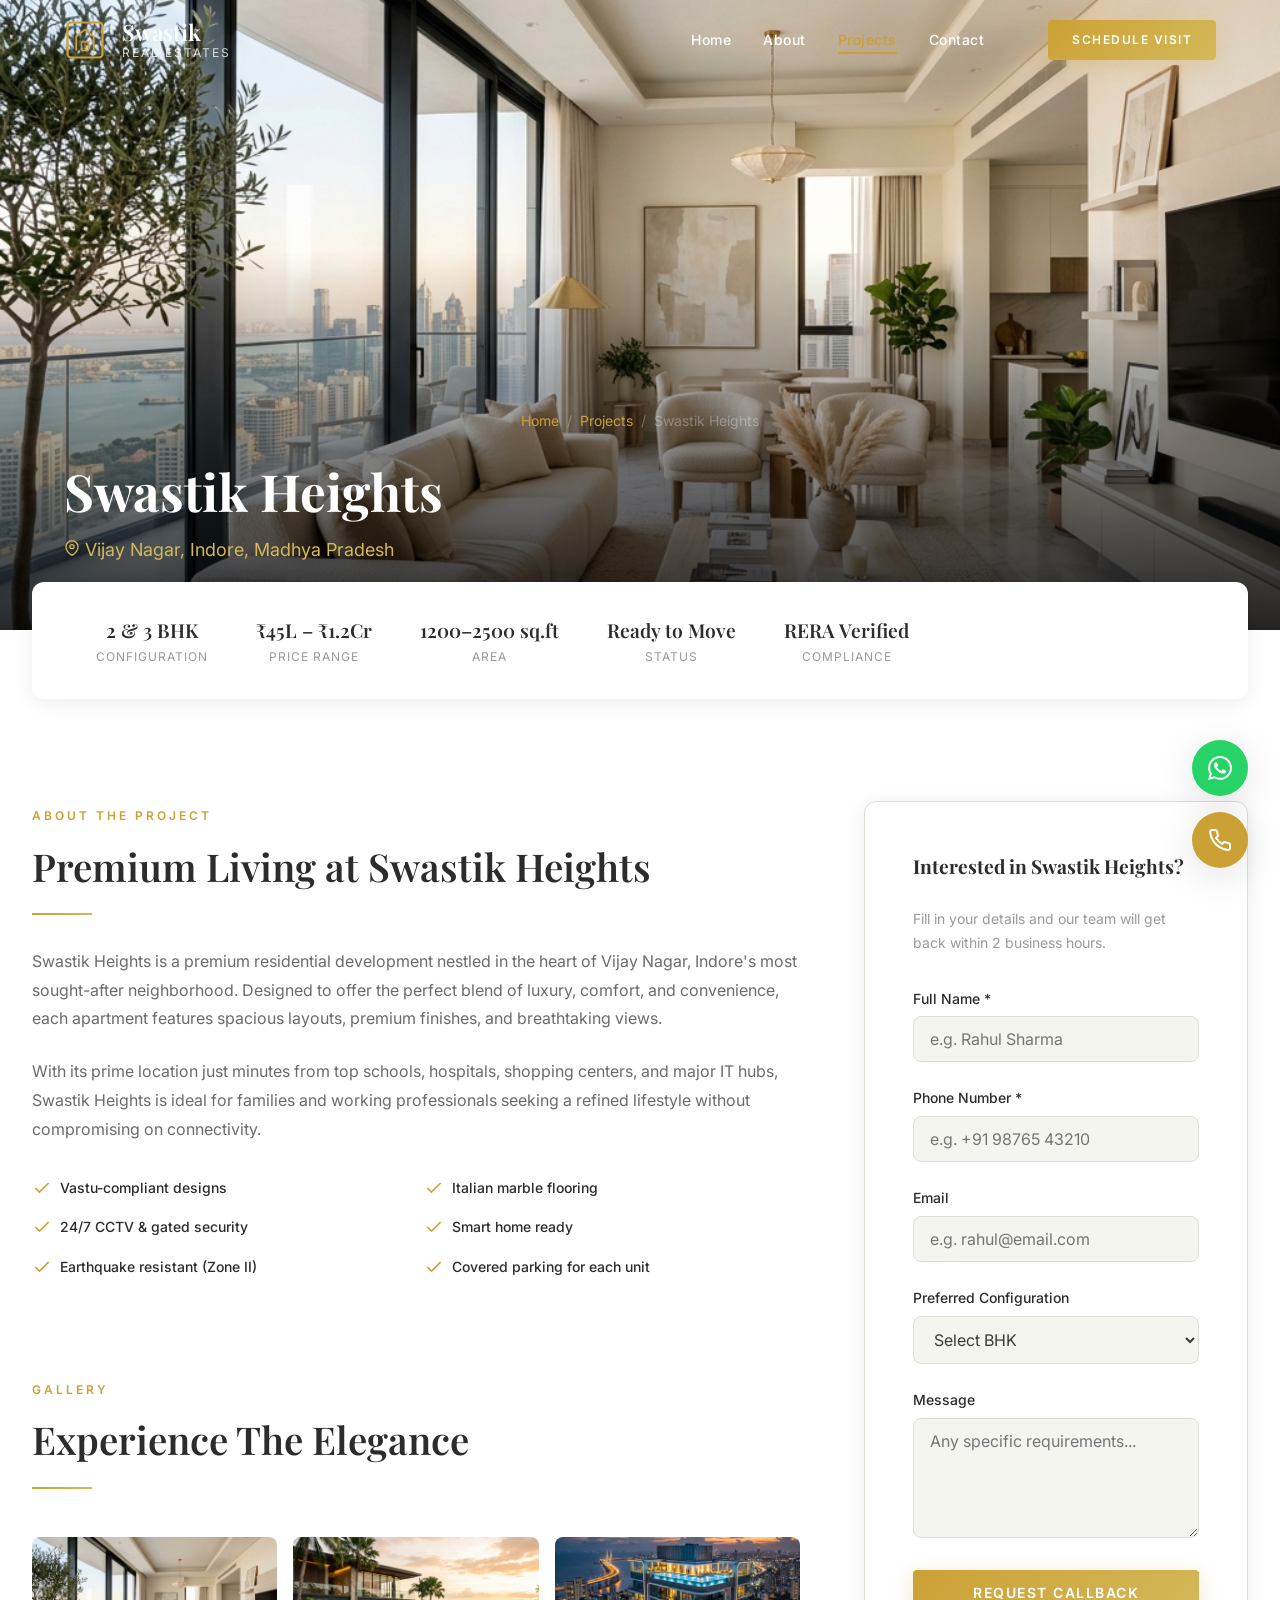
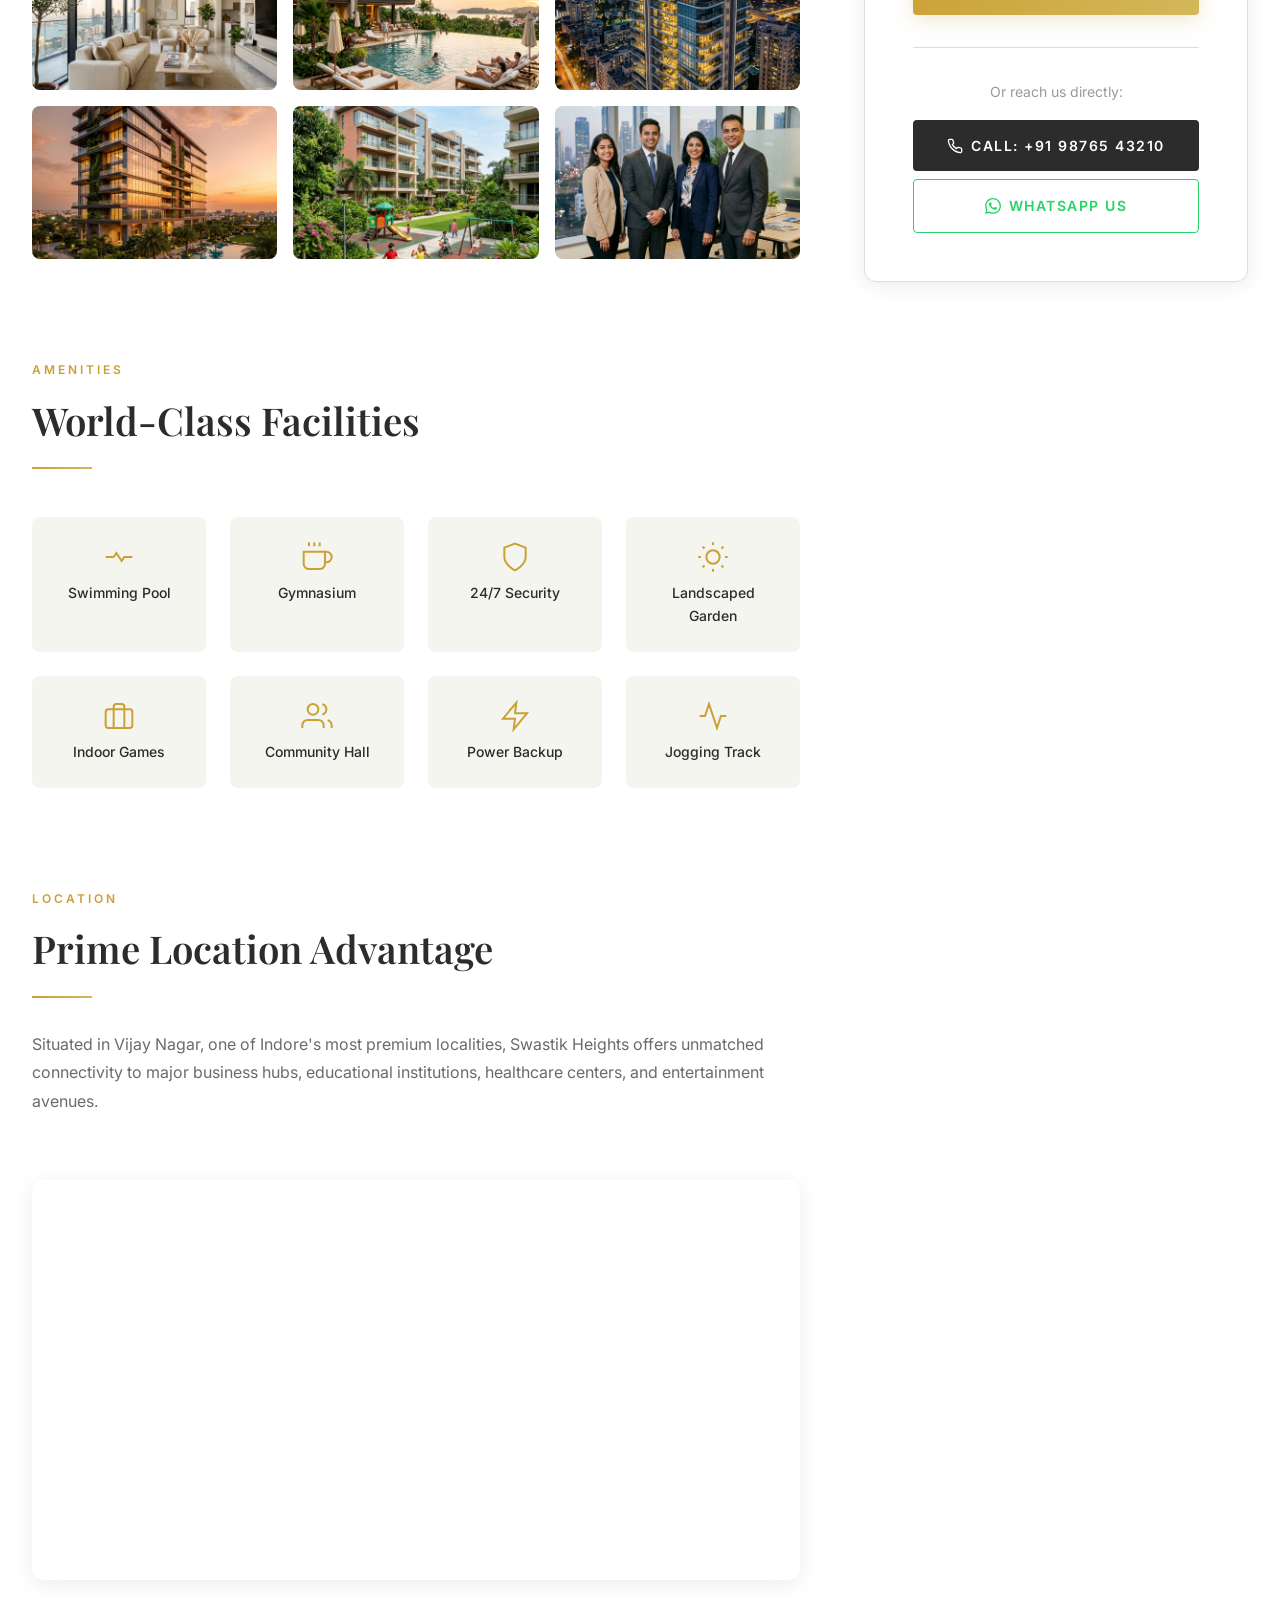
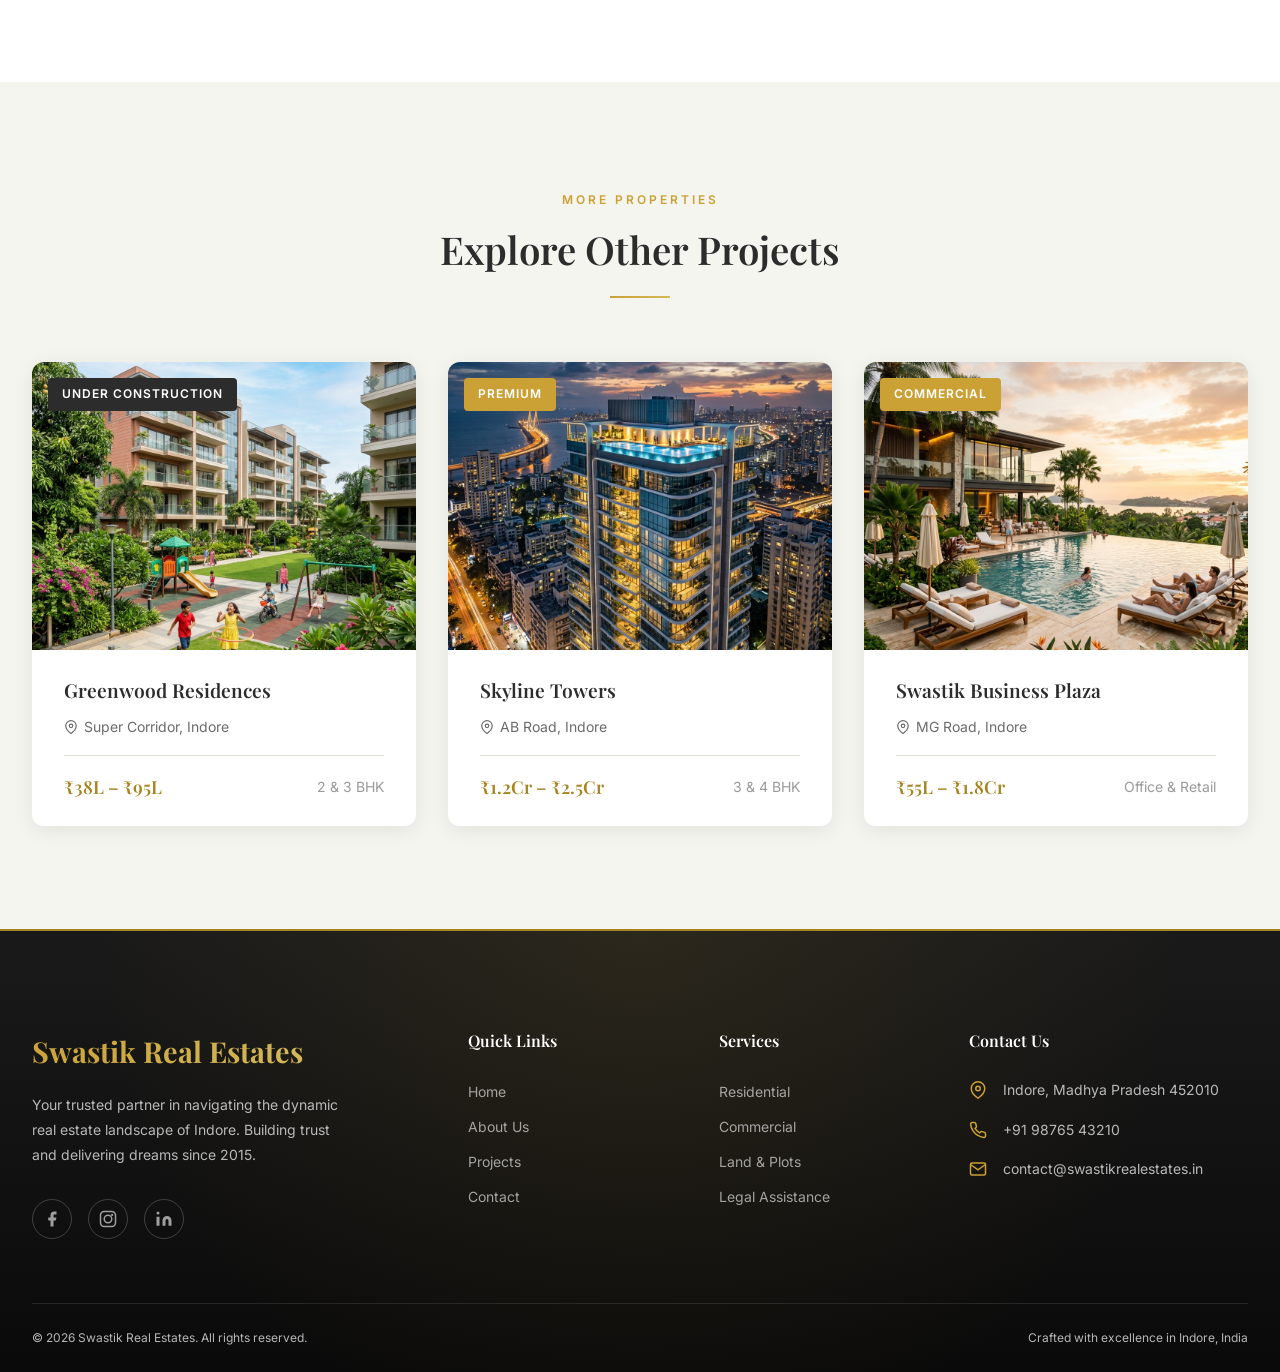
<file: project-detail.html>
<!DOCTYPE html>
<html lang="en">
<head>
  <meta charset="UTF-8">
  <meta name="viewport" content="width=device-width, initial-scale=1.0">
  <title>Swastik Heights — 2 & 3 BHK Luxury Apartments | Vijay Nagar, Indore</title>
  <meta name="description" content="Discover Swastik Heights — premium 2 & 3 BHK apartments in Vijay Nagar, Indore. World-class amenities, verified titles, and ready to move. Starting ₹45 Lakhs.">
  <link rel="stylesheet" href="css/style.css">
  <link rel="icon" type="image/svg+xml" href="data:image/svg+xml,<svg xmlns='http://www.w3.org/2000/svg' viewBox='0 0 100 100'><text y='.9em' font-size='90'>🏛️</text></svg>">
</head>
<body>

  <a href="#main" class="skip-link">Skip to main content</a>

  <!-- HEADER -->
  <header class="header header--transparent" id="header">
    <div class="header__inner">
      <a href="index.html" class="header-logo" aria-label="Swastik Real Estates Home">
        <svg class="header-logo-icon" viewBox="0 0 48 48" fill="none"><rect x="4" y="4" width="40" height="40" rx="4" stroke="#CBA135" stroke-width="2.5"/><path d="M14 36V20L24 12L34 20V36" stroke="#CBA135" stroke-width="2"/><rect x="20" y="26" width="8" height="10" rx="1" stroke="#CBA135" stroke-width="1.5"/><line x1="24" y1="26" x2="24" y2="36" stroke="#CBA135" stroke-width="1"/></svg>
        <div class="header-logo-text">Swastik<span>Real Estates</span></div>
      </a>
      <nav class="nav">
        <ul class="nav-links">
          <li><a href="index.html" class="nav-link">Home</a></li>
          <li><a href="about.html" class="nav-link">About</a></li>
          <li><a href="projects.html" class="nav-link active">Projects</a></li>
          <li><a href="contact.html" class="nav-link">Contact</a></li>
        </ul>
        <a href="contact.html" class="btn btn--primary btn--sm nav-cta">Schedule Visit</a>
      </nav>
      <button class="hamburger" id="hamburger" aria-label="Toggle menu"><span></span><span></span><span></span></button>
    </div>
  </header>

  <div class="mobile-nav" id="mobileNav">
    <a href="index.html" class="nav-link">Home</a>
    <a href="about.html" class="nav-link">About</a>
    <a href="projects.html" class="nav-link active">Projects</a>
    <a href="contact.html" class="nav-link">Contact</a>
    <a href="contact.html" class="btn btn--primary" style="margin-top:1rem;">Schedule Visit</a>
  </div>

  <!-- PROJECT HERO -->
  <section class="project-hero">
    <div class="project-hero__bg">
      <img src="images/oceanview.png" alt="Swastik Heights luxury apartment interiors">
    </div>
    <div class="project-hero__overlay"></div>
    <div class="project-hero__content container">
      <div class="page-header__breadcrumb" style="margin-bottom: var(--space-sm);">
        <a href="index.html">Home</a>
        <span>/</span>
        <a href="projects.html">Projects</a>
        <span>/</span>
        <span>Swastik Heights</span>
      </div>
      <h1 class="project-hero__title">Swastik Heights</h1>
      <p class="project-hero__location">
        <svg width="16" height="16" viewBox="0 0 24 24" fill="none" stroke="currentColor" stroke-width="2"><path d="M21 10c0 7-9 13-9 13s-9-6-9-13a9 9 0 0 1 18 0z"/><circle cx="12" cy="10" r="3"/></svg>
        Vijay Nagar, Indore, Madhya Pradesh
      </p>
    </div>
  </section>

  <main id="main">

    <!-- Stats Bar -->
    <section class="section" style="padding-top: 0;">
      <div class="container">
        <div class="project-stats-bar reveal">
          <div class="project-stat">
            <div class="project-stat__value">2 & 3 BHK</div>
            <div class="project-stat__label">Configuration</div>
          </div>
          <div class="project-stat">
            <div class="project-stat__value">₹45L – ₹1.2Cr</div>
            <div class="project-stat__label">Price Range</div>
          </div>
          <div class="project-stat">
            <div class="project-stat__value">1200–2500 sq.ft</div>
            <div class="project-stat__label">Area</div>
          </div>
          <div class="project-stat">
            <div class="project-stat__value">Ready to Move</div>
            <div class="project-stat__label">Status</div>
          </div>
          <div class="project-stat">
            <div class="project-stat__value">RERA Verified</div>
            <div class="project-stat__label">Compliance</div>
          </div>
        </div>
      </div>
    </section>

    <!-- Detail Layout -->
    <section class="section" style="padding-top: 0;">
      <div class="container">
        <div class="project-detail-layout">

          <!-- Main Content -->
          <div>
            <!-- About -->
            <div class="reveal" style="margin-bottom: var(--space-3xl);">
              <span class="section-label">About the Project</span>
              <h2 class="section-title">Premium Living at Swastik Heights</h2>
              <div class="gold-line"></div>
              <p style="color: var(--color-text-light); line-height: 1.8; margin-bottom: var(--space-md);">
                Swastik Heights is a premium residential development nestled in the heart of Vijay Nagar, Indore's most sought-after neighborhood. Designed to offer the perfect blend of luxury, comfort, and convenience, each apartment features spacious layouts, premium finishes, and breathtaking views.
              </p>
              <p style="color: var(--color-text-light); line-height: 1.8; margin-bottom: var(--space-md);">
                With its prime location just minutes from top schools, hospitals, shopping centers, and major IT hubs, Swastik Heights is ideal for families and working professionals seeking a refined lifestyle without compromising on connectivity.
              </p>

              <!-- Key Highlights -->
              <div style="display: grid; grid-template-columns: 1fr 1fr; gap: var(--space-sm); margin-top: var(--space-lg);">
                <div class="about-value">
                  <svg viewBox="0 0 24 24" fill="none" stroke="currentColor" stroke-width="2" style="width:20px;height:20px;color:var(--color-gold);flex-shrink:0;"><polyline points="20 6 9 17 4 12"/></svg>
                  Vastu-compliant designs
                </div>
                <div class="about-value">
                  <svg viewBox="0 0 24 24" fill="none" stroke="currentColor" stroke-width="2" style="width:20px;height:20px;color:var(--color-gold);flex-shrink:0;"><polyline points="20 6 9 17 4 12"/></svg>
                  Italian marble flooring
                </div>
                <div class="about-value">
                  <svg viewBox="0 0 24 24" fill="none" stroke="currentColor" stroke-width="2" style="width:20px;height:20px;color:var(--color-gold);flex-shrink:0;"><polyline points="20 6 9 17 4 12"/></svg>
                  24/7 CCTV & gated security
                </div>
                <div class="about-value">
                  <svg viewBox="0 0 24 24" fill="none" stroke="currentColor" stroke-width="2" style="width:20px;height:20px;color:var(--color-gold);flex-shrink:0;"><polyline points="20 6 9 17 4 12"/></svg>
                  Smart home ready
                </div>
                <div class="about-value">
                  <svg viewBox="0 0 24 24" fill="none" stroke="currentColor" stroke-width="2" style="width:20px;height:20px;color:var(--color-gold);flex-shrink:0;"><polyline points="20 6 9 17 4 12"/></svg>
                  Earthquake resistant (Zone II)
                </div>
                <div class="about-value">
                  <svg viewBox="0 0 24 24" fill="none" stroke="currentColor" stroke-width="2" style="width:20px;height:20px;color:var(--color-gold);flex-shrink:0;"><polyline points="20 6 9 17 4 12"/></svg>
                  Covered parking for each unit
                </div>
              </div>
            </div>

            <!-- Gallery -->
            <div class="reveal" style="margin-bottom: var(--space-3xl);">
              <span class="section-label">Gallery</span>
              <h2 class="section-title">Experience The Elegance</h2>
              <div class="gold-line"></div>
              <div class="gallery-grid">
                <img src="images/oceanview.png" alt="Living room interiors at Swastik Heights" loading="lazy">
                <img src="images/lifestyle.png" alt="Swimming pool amenities at Swastik Heights" loading="lazy">
                <img src="images/skyline.png" alt="Building exterior view of Swastik Heights" loading="lazy">
                <img src="images/hero.png" alt="Sunset view from Swastik Heights balcony" loading="lazy">
                <img src="images/greenwood.png" alt="Green landscaping around Swastik Heights" loading="lazy">
                <img src="images/team.png" alt="Premium lobby and reception area" loading="lazy">
              </div>
            </div>

            <!-- Amenities -->
            <div class="reveal" style="margin-bottom: var(--space-3xl);">
              <span class="section-label">Amenities</span>
              <h2 class="section-title">World-Class Facilities</h2>
              <div class="gold-line"></div>
              <div class="amenities-grid">
                <div class="amenity-item">
                  <svg viewBox="0 0 24 24" fill="none" stroke="currentColor" stroke-width="1.5"><path d="M2 12h6l2-3 4 6 2-3h6"/></svg>
                  <span>Swimming Pool</span>
                </div>
                <div class="amenity-item">
                  <svg viewBox="0 0 24 24" fill="none" stroke="currentColor" stroke-width="1.5"><path d="M18 8h1a4 4 0 0 1 0 8h-1"/><path d="M2 8h16v9a4 4 0 0 1-4 4H6a4 4 0 0 1-4-4V8z"/><line x1="6" y1="1" x2="6" y2="4"/><line x1="10" y1="1" x2="10" y2="4"/><line x1="14" y1="1" x2="14" y2="4"/></svg>
                  <span>Gymnasium</span>
                </div>
                <div class="amenity-item">
                  <svg viewBox="0 0 24 24" fill="none" stroke="currentColor" stroke-width="1.5"><path d="M12 22s8-4 8-10V5l-8-3-8 3v7c0 6 8 10 8 10z"/></svg>
                  <span>24/7 Security</span>
                </div>
                <div class="amenity-item">
                  <svg viewBox="0 0 24 24" fill="none" stroke="currentColor" stroke-width="1.5"><circle cx="12" cy="12" r="5"/><line x1="12" y1="1" x2="12" y2="3"/><line x1="12" y1="21" x2="12" y2="23"/><line x1="4.22" y1="4.22" x2="5.64" y2="5.64"/><line x1="18.36" y1="18.36" x2="19.78" y2="19.78"/><line x1="1" y1="12" x2="3" y2="12"/><line x1="21" y1="12" x2="23" y2="12"/><line x1="4.22" y1="19.78" x2="5.64" y2="18.36"/><line x1="18.36" y1="5.64" x2="19.78" y2="4.22"/></svg>
                  <span>Landscaped Garden</span>
                </div>
                <div class="amenity-item">
                  <svg viewBox="0 0 24 24" fill="none" stroke="currentColor" stroke-width="1.5"><rect x="2" y="7" width="20" height="14" rx="2"/><path d="M16 21V5a2 2 0 0 0-2-2h-4a2 2 0 0 0-2 2v16"/></svg>
                  <span>Indoor Games</span>
                </div>
                <div class="amenity-item">
                  <svg viewBox="0 0 24 24" fill="none" stroke="currentColor" stroke-width="1.5"><path d="M17 21v-2a4 4 0 0 0-4-4H5a4 4 0 0 0-4 4v2"/><circle cx="9" cy="7" r="4"/><path d="M23 21v-2a4 4 0 0 0-3-3.87"/><path d="M16 3.13a4 4 0 0 1 0 7.75"/></svg>
                  <span>Community Hall</span>
                </div>
                <div class="amenity-item">
                  <svg viewBox="0 0 24 24" fill="none" stroke="currentColor" stroke-width="1.5"><polygon points="13 2 3 14 12 14 11 22 21 10 12 10 13 2"/></svg>
                  <span>Power Backup</span>
                </div>
                <div class="amenity-item">
                  <svg viewBox="0 0 24 24" fill="none" stroke="currentColor" stroke-width="1.5"><path d="M22 12h-4l-3 9L9 3l-3 9H2"/></svg>
                  <span>Jogging Track</span>
                </div>
              </div>
            </div>

            <!-- Location Map -->
            <div class="reveal">
              <span class="section-label">Location</span>
              <h2 class="section-title">Prime Location Advantage</h2>
              <div class="gold-line"></div>
              <p style="color: var(--color-text-light); line-height: 1.8; margin-bottom: var(--space-lg);">
                Situated in Vijay Nagar, one of Indore's most premium localities, Swastik Heights offers unmatched connectivity to major business hubs, educational institutions, healthcare centers, and entertainment avenues.
              </p>
              <div class="map-section">
                <iframe src="https://www.google.com/maps/embed?pb=!1m18!1m12!1m3!1d117763.55627258074!2d75.7367653!3d22.6244011!2m3!1f0!2f0!3f0!3m2!1i1024!2i768!4f13.1!3m3!1m2!1s0x3962fb0023b73fff%3A0x2bd9117b32eca901!2sSwastik%20Real%20Estates!5e0!3m2!1sen!2sin!4v1700000000000!5m2!1sen!2sin" allowfullscreen="" loading="lazy" referrerpolicy="no-referrer-when-downgrade" title="Swastik Heights location on Google Maps"></iframe>
              </div>
            </div>
          </div>

          <!-- Enquiry Sidebar -->
          <div>
            <div class="enquiry-sidebar">
              <h3 class="enquiry-sidebar__title">Interested in Swastik Heights?</h3>
              <p style="font-size: var(--fs-small); color: var(--color-text-muted); margin-bottom: var(--space-lg);">Fill in your details and our team will get back within 2 business hours.</p>
              
              <form id="enquirySidebarForm">
                <div class="form-group">
                  <label for="eq-name">Full Name *</label>
                  <input type="text" id="eq-name" name="name" placeholder="e.g. Rahul Sharma" required>
                </div>
                <div class="form-group">
                  <label for="eq-phone">Phone Number *</label>
                  <input type="tel" id="eq-phone" name="phone" placeholder="e.g. +91 98765 43210" required>
                </div>
                <div class="form-group">
                  <label for="eq-email">Email</label>
                  <input type="email" id="eq-email" name="email" placeholder="e.g. rahul@email.com">
                </div>
                <div class="form-group">
                  <label for="eq-config">Preferred Configuration</label>
                  <select id="eq-config" name="config">
                    <option value="">Select BHK</option>
                    <option value="2bhk">2 BHK</option>
                    <option value="3bhk">3 BHK</option>
                  </select>
                </div>
                <div class="form-group">
                  <label for="eq-message">Message</label>
                  <textarea id="eq-message" name="message" rows="3" placeholder="Any specific requirements..."></textarea>
                </div>
                <button type="submit" class="btn btn--primary" style="width: 100%; justify-content: center;">Request Callback</button>
              </form>

              <div style="margin-top: var(--space-lg); padding-top: var(--space-lg); border-top: 1px solid var(--color-border);">
                <p style="font-size: var(--fs-small); color: var(--color-text-muted); text-align: center; margin-bottom: var(--space-sm);">Or reach us directly:</p>
                <a href="tel:+919876543210" class="btn btn--dark" style="width: 100%; justify-content: center; margin-bottom: var(--space-xs);">
                  <svg width="16" height="16" viewBox="0 0 24 24" fill="none" stroke="currentColor" stroke-width="2"><path d="M22 16.92v3a2 2 0 0 1-2.18 2 19.79 19.79 0 0 1-8.63-3.07 19.5 19.5 0 0 1-6-6 19.79 19.79 0 0 1-3.07-8.67A2 2 0 0 1 4.11 2h3a2 2 0 0 1 2 1.72 12.84 12.84 0 0 0 .7 2.81 2 2 0 0 1-.45 2.11L8.09 9.91a16 16 0 0 0 6 6l1.27-1.27a2 2 0 0 1 2.11-.45 12.84 12.84 0 0 0 2.81.7A2 2 0 0 1 22 16.92z"/></svg>
                  Call: +91 98765 43210
                </a>
                <a href="https://wa.me/919876543210?text=Hi%2C%20I%27m%20interested%20in%20Swastik%20Heights" target="_blank" rel="noopener" class="btn btn--outline" style="width: 100%; justify-content: center; border-color: #25D366; color: #25D366;">
                  <svg width="16" height="16" viewBox="0 0 24 24" fill="#25D366"><path d="M17.472 14.382c-.297-.149-1.758-.867-2.03-.967-.273-.099-.471-.148-.67.15-.197.297-.767.966-.94 1.164-.173.199-.347.223-.644.075-.297-.15-1.255-.463-2.39-1.475-.883-.788-1.48-1.761-1.653-2.059-.173-.297-.018-.458.13-.606.134-.133.298-.347.446-.52.149-.174.198-.298.298-.497.099-.198.05-.371-.025-.52-.075-.149-.669-1.612-.916-2.207-.242-.579-.487-.5-.669-.51-.173-.008-.371-.01-.57-.01-.198 0-.52.074-.792.372-.272.297-1.04 1.016-1.04 2.479 0 1.462 1.065 2.875 1.213 3.074.149.198 2.096 3.2 5.077 4.487.709.306 1.262.489 1.694.625.712.227 1.36.195 1.871.118.571-.085 1.758-.719 2.006-1.413.248-.694.248-1.289.173-1.413-.074-.124-.272-.198-.57-.347m-5.421 7.403h-.004a9.87 9.87 0 01-5.031-1.378l-.361-.214-3.741.982.998-3.648-.235-.374a9.86 9.86 0 01-1.51-5.26c.001-5.45 4.436-9.884 9.888-9.884 2.64 0 5.122 1.03 6.988 2.898a9.825 9.825 0 012.893 6.994c-.003 5.45-4.437 9.884-9.885 9.884m8.413-18.297A11.815 11.815 0 0012.05 0C5.495 0 .16 5.335.157 11.892c0 2.096.547 4.142 1.588 5.945L.057 24l6.305-1.654a11.882 11.882 0 005.683 1.448h.005c6.554 0 11.89-5.335 11.893-11.893a11.821 11.821 0 00-3.48-8.413z"/></svg>
                  WhatsApp Us
                </a>
              </div>
            </div>
          </div>

        </div>
      </div>
    </section>

    <!-- Other Projects CTA -->
    <section class="section section--cream">
      <div class="container">
        <div class="text-center reveal">
          <span class="section-label">More Properties</span>
          <h2 class="section-title">Explore Other Projects</h2>
          <div class="gold-line"></div>
        </div>
        <div class="projects-grid" style="margin-top: var(--space-2xl);">
          <div class="project-card reveal">
            <div class="project-card__image">
              <span class="project-card__badge" style="background:var(--color-charcoal);">Under Construction</span>
              <img src="images/greenwood.png" alt="Greenwood Residences">
              <div class="project-card__overlay"><a href="project-detail.html" class="btn btn--primary btn--sm">View Details</a></div>
            </div>
            <div class="project-card__info">
              <h3 class="project-card__title">Greenwood Residences</h3>
              <p class="project-card__location"><svg width="14" height="14" viewBox="0 0 24 24" fill="none" stroke="currentColor" stroke-width="2"><path d="M21 10c0 7-9 13-9 13s-9-6-9-13a9 9 0 0 1 18 0z"/><circle cx="12" cy="10" r="3"/></svg> Super Corridor, Indore</p>
              <div class="project-card__meta"><span class="project-card__price">₹38L – ₹95L</span><span class="project-card__config">2 & 3 BHK</span></div>
            </div>
          </div>
          <div class="project-card reveal">
            <div class="project-card__image">
              <span class="project-card__badge">Premium</span>
              <img src="images/skyline.png" alt="Skyline Towers">
              <div class="project-card__overlay"><a href="project-detail.html" class="btn btn--primary btn--sm">View Details</a></div>
            </div>
            <div class="project-card__info">
              <h3 class="project-card__title">Skyline Towers</h3>
              <p class="project-card__location"><svg width="14" height="14" viewBox="0 0 24 24" fill="none" stroke="currentColor" stroke-width="2"><path d="M21 10c0 7-9 13-9 13s-9-6-9-13a9 9 0 0 1 18 0z"/><circle cx="12" cy="10" r="3"/></svg> AB Road, Indore</p>
              <div class="project-card__meta"><span class="project-card__price">₹1.2Cr – ₹2.5Cr</span><span class="project-card__config">3 & 4 BHK</span></div>
            </div>
          </div>
          <div class="project-card reveal">
            <div class="project-card__image">
              <span class="project-card__badge">Commercial</span>
              <img src="images/lifestyle.png" alt="Swastik Business Plaza">
              <div class="project-card__overlay"><a href="project-detail.html" class="btn btn--primary btn--sm">View Details</a></div>
            </div>
            <div class="project-card__info">
              <h3 class="project-card__title">Swastik Business Plaza</h3>
              <p class="project-card__location"><svg width="14" height="14" viewBox="0 0 24 24" fill="none" stroke="currentColor" stroke-width="2"><path d="M21 10c0 7-9 13-9 13s-9-6-9-13a9 9 0 0 1 18 0z"/><circle cx="12" cy="10" r="3"/></svg> MG Road, Indore</p>
              <div class="project-card__meta"><span class="project-card__price">₹55L – ₹1.8Cr</span><span class="project-card__config">Office & Retail</span></div>
            </div>
          </div>
        </div>
      </div>
    </section>

  </main>

  <!-- FOOTER -->
  <footer class="footer">
    <div class="container">
      <div class="footer__grid">
        <div>
          <div class="footer__brand-logo">Swastik Real Estates</div>
          <p class="footer__brand-desc">Your trusted partner in navigating the dynamic real estate landscape of Indore. Building trust and delivering dreams since 2015.</p>
          <div class="footer__social">
            <a href="#" aria-label="Facebook"><svg viewBox="0 0 24 24" fill="currentColor"><path d="M18 2h-3a5 5 0 0 0-5 5v3H7v4h3v8h4v-8h3l1-4h-4V7a1 1 0 0 1 1-1h3z"/></svg></a>
            <a href="#" aria-label="Instagram"><svg viewBox="0 0 24 24" fill="none" stroke="currentColor" stroke-width="2"><rect x="2" y="2" width="20" height="20" rx="5"/><circle cx="12" cy="12" r="5"/><circle cx="17.5" cy="6.5" r="1.5" fill="currentColor" stroke="none"/></svg></a>
            <a href="#" aria-label="LinkedIn"><svg viewBox="0 0 24 24" fill="currentColor"><path d="M16 8a6 6 0 0 1 6 6v7h-4v-7a2 2 0 0 0-2-2 2 2 0 0 0-2 2v7h-4v-7a6 6 0 0 1 6-6z"/><rect x="2" y="9" width="4" height="12"/><circle cx="4" cy="4" r="2"/></svg></a>
          </div>
        </div>
        <div>
          <h4 class="footer__heading">Quick Links</h4>
          <ul class="footer__links"><li><a href="index.html">Home</a></li><li><a href="about.html">About Us</a></li><li><a href="projects.html">Projects</a></li><li><a href="contact.html">Contact</a></li></ul>
        </div>
        <div>
          <h4 class="footer__heading">Services</h4>
          <ul class="footer__links"><li><a href="projects.html">Residential</a></li><li><a href="projects.html">Commercial</a></li><li><a href="projects.html">Land & Plots</a></li><li><a href="contact.html">Legal Assistance</a></li></ul>
        </div>
        <div>
          <h4 class="footer__heading">Contact Us</h4>
          <div class="footer__contact-item"><svg viewBox="0 0 24 24" fill="none" stroke="currentColor" stroke-width="2"><path d="M21 10c0 7-9 13-9 13s-9-6-9-13a9 9 0 0 1 18 0z"/><circle cx="12" cy="10" r="3"/></svg><span>Indore, Madhya Pradesh 452010</span></div>
          <div class="footer__contact-item"><svg viewBox="0 0 24 24" fill="none" stroke="currentColor" stroke-width="2"><path d="M22 16.92v3a2 2 0 0 1-2.18 2 19.79 19.79 0 0 1-8.63-3.07 19.5 19.5 0 0 1-6-6 19.79 19.79 0 0 1-3.07-8.67A2 2 0 0 1 4.11 2h3a2 2 0 0 1 2 1.72c.127.96.362 1.903.7 2.81a2 2 0 0 1-.45 2.11L8.09 9.91a16 16 0 0 0 6 6l1.27-1.27a2 2 0 0 1 2.11-.45c.907.338 1.85.573 2.81.7A2 2 0 0 1 22 16.92z"/></svg><span><a href="tel:+919876543210">+91 98765 43210</a></span></div>
          <div class="footer__contact-item"><svg viewBox="0 0 24 24" fill="none" stroke="currentColor" stroke-width="2"><path d="M4 4h16c1.1 0 2 .9 2 2v12c0 1.1-.9 2-2 2H4c-1.1 0-2-.9-2-2V6c0-1.1.9-2 2-2z"/><polyline points="22,6 12,13 2,6"/></svg><span><a href="mailto:contact@swastikrealestates.in">contact@swastikrealestates.in</a></span></div>
        </div>
      </div>
      <div class="footer__bottom">
        <p>&copy; 2026 Swastik Real Estates. All rights reserved.</p>
        <p>Crafted with excellence in Indore, India</p>
      </div>
    </div>
  </footer>

  <div class="floating-btns">
    <a href="https://wa.me/919876543210" class="floating-btn floating-btn--whatsapp" aria-label="WhatsApp" target="_blank" rel="noopener"><svg viewBox="0 0 24 24" fill="currentColor"><path d="M17.472 14.382c-.297-.149-1.758-.867-2.03-.967-.273-.099-.471-.148-.67.15-.197.297-.767.966-.94 1.164-.173.199-.347.223-.644.075-.297-.15-1.255-.463-2.39-1.475-.883-.788-1.48-1.761-1.653-2.059-.173-.297-.018-.458.13-.606.134-.133.298-.347.446-.52.149-.174.198-.298.298-.497.099-.198.05-.371-.025-.52-.075-.149-.669-1.612-.916-2.207-.242-.579-.487-.5-.669-.51-.173-.008-.371-.01-.57-.01-.198 0-.52.074-.792.372-.272.297-1.04 1.016-1.04 2.479 0 1.462 1.065 2.875 1.213 3.074.149.198 2.096 3.2 5.077 4.487.709.306 1.262.489 1.694.625.712.227 1.36.195 1.871.118.571-.085 1.758-.719 2.006-1.413.248-.694.248-1.289.173-1.413-.074-.124-.272-.198-.57-.347m-5.421 7.403h-.004a9.87 9.87 0 01-5.031-1.378l-.361-.214-3.741.982.998-3.648-.235-.374a9.86 9.86 0 01-1.51-5.26c.001-5.45 4.436-9.884 9.888-9.884 2.64 0 5.122 1.03 6.988 2.898a9.825 9.825 0 012.893 6.994c-.003 5.45-4.437 9.884-9.885 9.884m8.413-18.297A11.815 11.815 0 0012.05 0C5.495 0 .16 5.335.157 11.892c0 2.096.547 4.142 1.588 5.945L.057 24l6.305-1.654a11.882 11.882 0 005.683 1.448h.005c6.554 0 11.89-5.335 11.893-11.893a11.821 11.821 0 00-3.48-8.413z"/></svg></a>
    <a href="tel:+919876543210" class="floating-btn floating-btn--call" aria-label="Call us"><svg viewBox="0 0 24 24" fill="none" stroke="currentColor" stroke-width="2"><path d="M22 16.92v3a2 2 0 0 1-2.18 2 19.79 19.79 0 0 1-8.63-3.07 19.5 19.5 0 0 1-6-6 19.79 19.79 0 0 1-3.07-8.67A2 2 0 0 1 4.11 2h3a2 2 0 0 1 2 1.72 12.84 12.84 0 0 0 .7 2.81 2 2 0 0 1-.45 2.11L8.09 9.91a16 16 0 0 0 6 6l1.27-1.27a2 2 0 0 1 2.11-.45 12.84 12.84 0 0 0 2.81.7A2 2 0 0 1 22 16.92z"/></svg></a>
  </div>
  <div class="mobile-cta-bar">
    <a href="tel:+919876543210" class="mobile-cta-bar__call"><svg width="18" height="18" viewBox="0 0 24 24" fill="none" stroke="currentColor" stroke-width="2"><path d="M22 16.92v3a2 2 0 0 1-2.18 2 19.79 19.79 0 0 1-8.63-3.07 19.5 19.5 0 0 1-6-6 19.79 19.79 0 0 1-3.07-8.67A2 2 0 0 1 4.11 2h3a2 2 0 0 1 2 1.72 12.84 12.84 0 0 0 .7 2.81 2 2 0 0 1-.45 2.11L8.09 9.91a16 16 0 0 0 6 6l1.27-1.27a2 2 0 0 1 2.11-.45 12.84 12.84 0 0 0 2.81.7A2 2 0 0 1 22 16.92z"/></svg>Call Now</a>
    <a href="https://wa.me/919876543210?text=Hi%2C%20I%27m%20interested%20in%20Swastik%20Heights" class="mobile-cta-bar__whatsapp" target="_blank" rel="noopener"><svg width="18" height="18" viewBox="0 0 24 24" fill="currentColor"><path d="M17.472 14.382c-.297-.149-1.758-.867-2.03-.967-.273-.099-.471-.148-.67.15-.197.297-.767.966-.94 1.164-.173.199-.347.223-.644.075-.297-.15-1.255-.463-2.39-1.475-.883-.788-1.48-1.761-1.653-2.059-.173-.297-.018-.458.13-.606.134-.133.298-.347.446-.52.149-.174.198-.298.298-.497.099-.198.05-.371-.025-.52-.075-.149-.669-1.612-.916-2.207-.242-.579-.487-.5-.669-.51-.173-.008-.371-.01-.57-.01-.198 0-.52.074-.792.372-.272.297-1.04 1.016-1.04 2.479 0 1.462 1.065 2.875 1.213 3.074.149.198 2.096 3.2 5.077 4.487.709.306 1.262.489 1.694.625.712.227 1.36.195 1.871.118.571-.085 1.758-.719 2.006-1.413.248-.694.248-1.289.173-1.413-.074-.124-.272-.198-.57-.347m-5.421 7.403h-.004a9.87 9.87 0 01-5.031-1.378l-.361-.214-3.741.982.998-3.648-.235-.374a9.86 9.86 0 01-1.51-5.26c.001-5.45 4.436-9.884 9.888-9.884 2.64 0 5.122 1.03 6.988 2.898a9.825 9.825 0 012.893 6.994c-.003 5.45-4.437 9.884-9.885 9.884m8.413-18.297A11.815 11.815 0 0012.05 0C5.495 0 .16 5.335.157 11.892c0 2.096.547 4.142 1.588 5.945L.057 24l6.305-1.654a11.882 11.882 0 005.683 1.448h.005c6.554 0 11.89-5.335 11.893-11.893a11.821 11.821 0 00-3.48-8.413z"/></svg>WhatsApp</a>
  </div>

  <script src="js/script.js"></script>
</body>
</html>
</file>
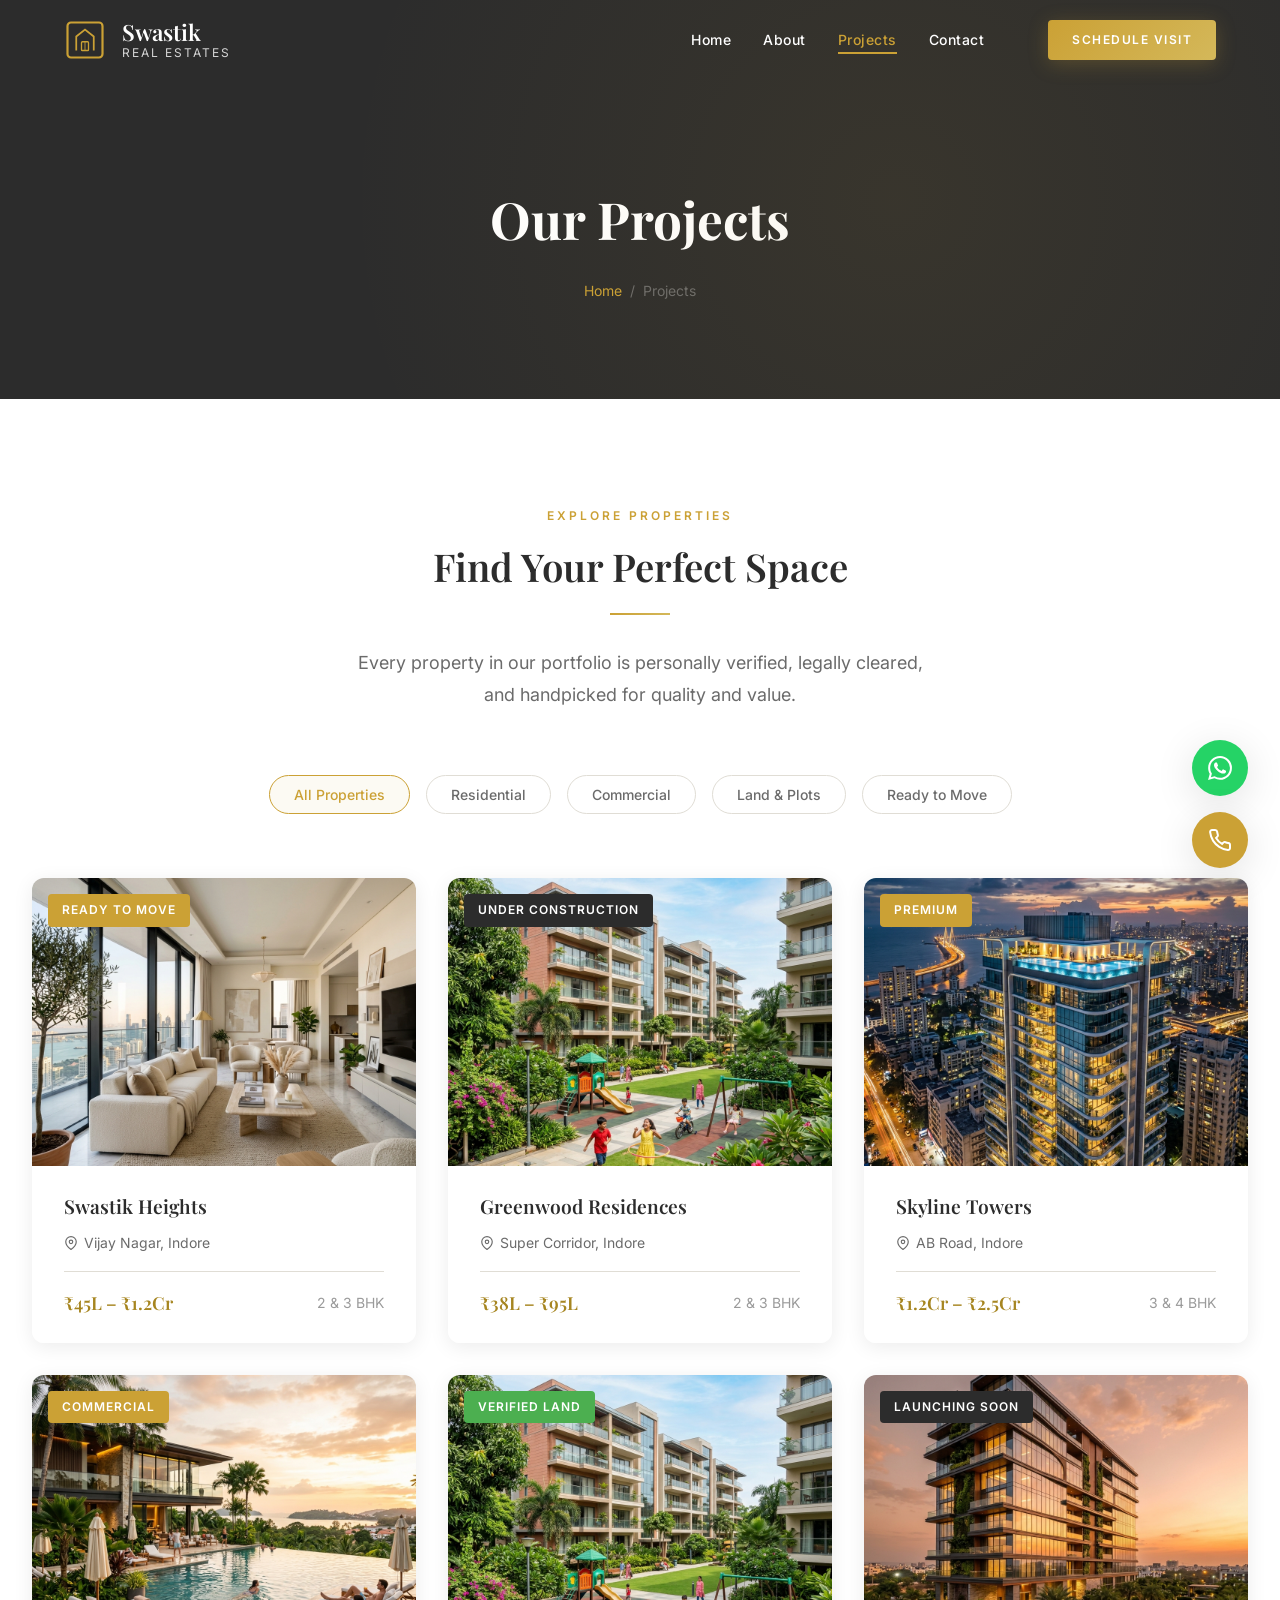
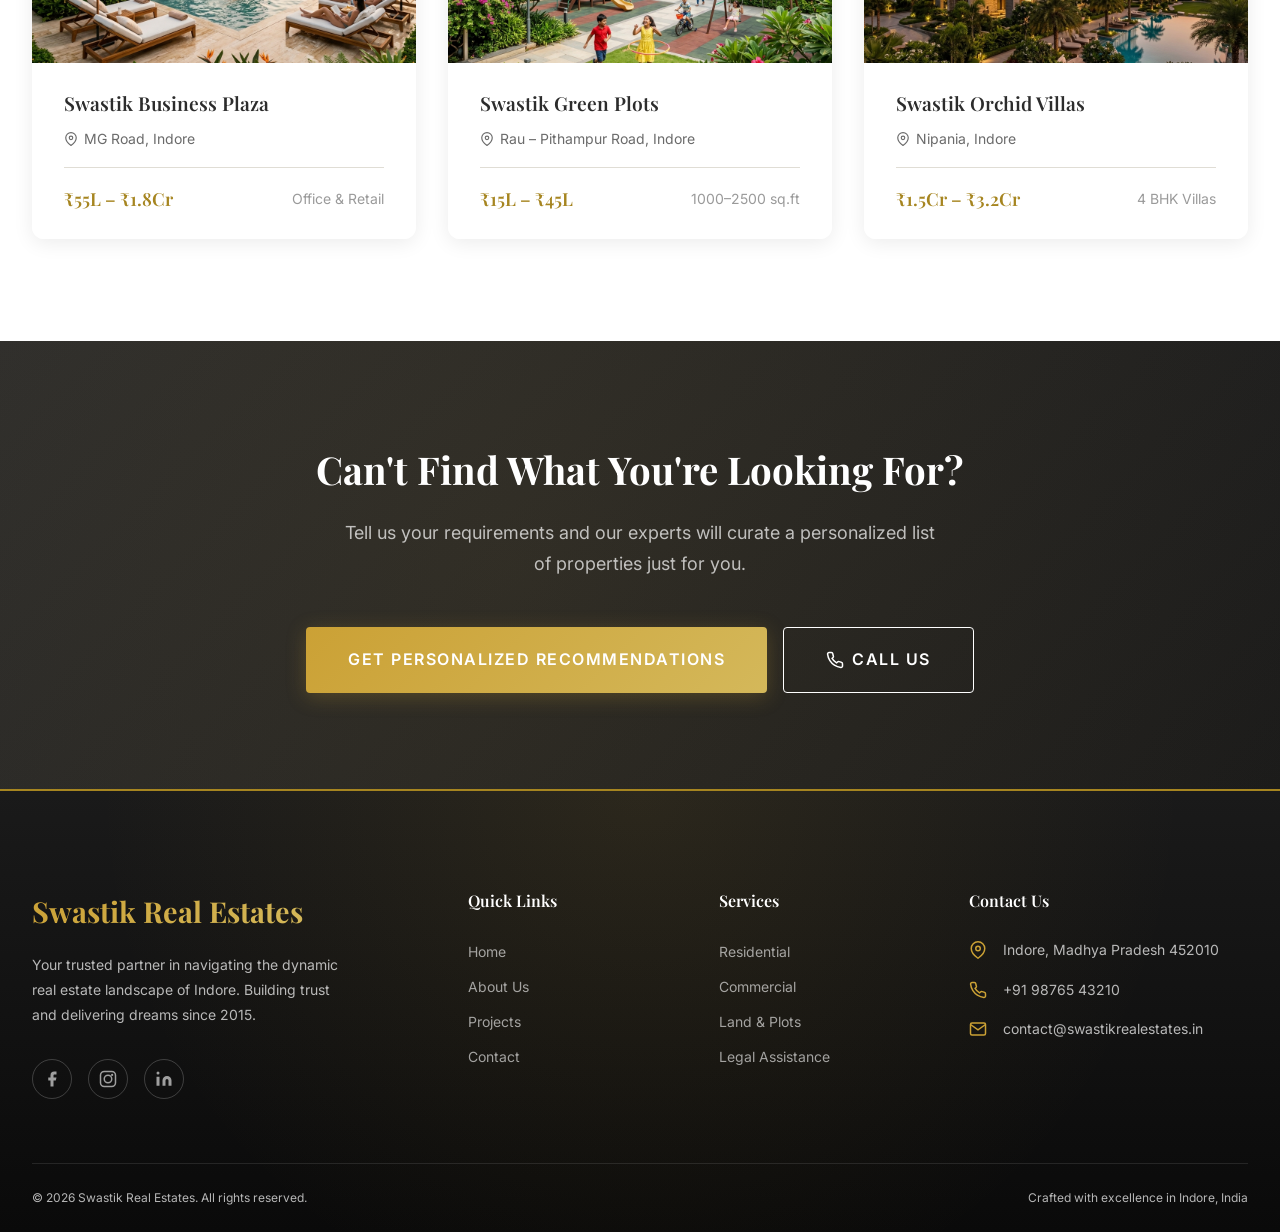
<file: projects.html>
<!DOCTYPE html>
<html lang="en">
<head>
  <meta charset="UTF-8">
  <meta name="viewport" content="width=device-width, initial-scale=1.0">
  <title>Our Projects — Swastik Real Estates | Premium Properties in Indore</title>
  <meta name="description" content="Browse verified residential, commercial, and investment properties across Indore. Premium apartments, plots, and commercial spaces by Swastik Real Estates.">
  <link rel="stylesheet" href="css/style.css">
  <link rel="icon" type="image/svg+xml" href="data:image/svg+xml,<svg xmlns='http://www.w3.org/2000/svg' viewBox='0 0 100 100'><text y='.9em' font-size='90'>🏛️</text></svg>">
</head>
<body>

  <a href="#main" class="skip-link">Skip to main content</a>

  <!-- HEADER -->
  <header class="header header--transparent" id="header">
    <div class="header__inner">
      <a href="index.html" class="header-logo" aria-label="Swastik Real Estates Home">
        <svg class="header-logo-icon" viewBox="0 0 48 48" fill="none"><rect x="4" y="4" width="40" height="40" rx="4" stroke="#CBA135" stroke-width="2.5"/><path d="M14 36V20L24 12L34 20V36" stroke="#CBA135" stroke-width="2"/><rect x="20" y="26" width="8" height="10" rx="1" stroke="#CBA135" stroke-width="1.5"/><line x1="24" y1="26" x2="24" y2="36" stroke="#CBA135" stroke-width="1"/></svg>
        <div class="header-logo-text">Swastik<span>Real Estates</span></div>
      </a>
      <nav class="nav">
        <ul class="nav-links">
          <li><a href="index.html" class="nav-link">Home</a></li>
          <li><a href="about.html" class="nav-link">About</a></li>
          <li><a href="projects.html" class="nav-link active">Projects</a></li>
          <li><a href="contact.html" class="nav-link">Contact</a></li>
        </ul>
        <a href="contact.html" class="btn btn--primary btn--sm nav-cta">Schedule Visit</a>
      </nav>
      <button class="hamburger" id="hamburger" aria-label="Toggle menu"><span></span><span></span><span></span></button>
    </div>
  </header>

  <div class="mobile-nav" id="mobileNav">
    <a href="index.html" class="nav-link">Home</a>
    <a href="about.html" class="nav-link">About</a>
    <a href="projects.html" class="nav-link active">Projects</a>
    <a href="contact.html" class="nav-link">Contact</a>
    <a href="contact.html" class="btn btn--primary" style="margin-top:1rem;">Schedule Visit</a>
  </div>

  <!-- PAGE HEADER -->
  <section class="page-header">
    <div class="container">
      <h1 class="page-header__title">Our Projects</h1>
      <div class="page-header__breadcrumb">
        <a href="index.html">Home</a>
        <span>/</span>
        <span>Projects</span>
      </div>
    </div>
  </section>

  <main id="main">

    <section class="section">
      <div class="container">
        <div class="text-center reveal">
          <span class="section-label">Explore Properties</span>
          <h2 class="section-title">Find Your Perfect Space</h2>
          <div class="gold-line"></div>
          <p class="section-subtitle">Every property in our portfolio is personally verified, legally cleared, and handpicked for quality and value.</p>
        </div>

        <!-- Filters -->
        <div class="projects-filter reveal" style="margin-top: var(--space-2xl);">
          <button class="filter-btn active" data-filter="all">All Properties</button>
          <button class="filter-btn" data-filter="residential">Residential</button>
          <button class="filter-btn" data-filter="commercial">Commercial</button>
          <button class="filter-btn" data-filter="land">Land & Plots</button>
          <button class="filter-btn" data-filter="ready">Ready to Move</button>
        </div>

        <!-- Projects Grid -->
        <div class="projects-grid" id="projectsGrid">

          <!-- Project 1 -->
          <div class="project-card reveal" data-category="residential ready">
            <div class="project-card__image">
              <span class="project-card__badge">Ready to Move</span>
              <img src="images/oceanview.png" alt="Swastik Heights luxury apartment with modern interiors">
              <div class="project-card__overlay">
                <a href="project-detail.html" class="btn btn--primary btn--sm">View Details</a>
              </div>
            </div>
            <div class="project-card__info">
              <h3 class="project-card__title">Swastik Heights</h3>
              <p class="project-card__location">
                <svg width="14" height="14" viewBox="0 0 24 24" fill="none" stroke="currentColor" stroke-width="2"><path d="M21 10c0 7-9 13-9 13s-9-6-9-13a9 9 0 0 1 18 0z"/><circle cx="12" cy="10" r="3"/></svg>
                Vijay Nagar, Indore
              </p>
              <div class="project-card__meta">
                <span class="project-card__price">₹45L – ₹1.2Cr</span>
                <span class="project-card__config">2 & 3 BHK</span>
              </div>
            </div>
          </div>

          <!-- Project 2 -->
          <div class="project-card reveal" data-category="residential">
            <div class="project-card__image">
              <span class="project-card__badge" style="background: var(--color-charcoal);">Under Construction</span>
              <img src="images/greenwood.png" alt="Greenwood Residences surrounded by lush green parks">
              <div class="project-card__overlay">
                <a href="project-detail.html" class="btn btn--primary btn--sm">View Details</a>
              </div>
            </div>
            <div class="project-card__info">
              <h3 class="project-card__title">Greenwood Residences</h3>
              <p class="project-card__location">
                <svg width="14" height="14" viewBox="0 0 24 24" fill="none" stroke="currentColor" stroke-width="2"><path d="M21 10c0 7-9 13-9 13s-9-6-9-13a9 9 0 0 1 18 0z"/><circle cx="12" cy="10" r="3"/></svg>
                Super Corridor, Indore
              </p>
              <div class="project-card__meta">
                <span class="project-card__price">₹38L – ₹95L</span>
                <span class="project-card__config">2 & 3 BHK</span>
              </div>
            </div>
          </div>

          <!-- Project 3 -->
          <div class="project-card reveal" data-category="residential ready">
            <div class="project-card__image">
              <span class="project-card__badge">Premium</span>
              <img src="images/skyline.png" alt="Skyline Towers luxury high-rise at twilight">
              <div class="project-card__overlay">
                <a href="project-detail.html" class="btn btn--primary btn--sm">View Details</a>
              </div>
            </div>
            <div class="project-card__info">
              <h3 class="project-card__title">Skyline Towers</h3>
              <p class="project-card__location">
                <svg width="14" height="14" viewBox="0 0 24 24" fill="none" stroke="currentColor" stroke-width="2"><path d="M21 10c0 7-9 13-9 13s-9-6-9-13a9 9 0 0 1 18 0z"/><circle cx="12" cy="10" r="3"/></svg>
                AB Road, Indore
              </p>
              <div class="project-card__meta">
                <span class="project-card__price">₹1.2Cr – ₹2.5Cr</span>
                <span class="project-card__config">3 & 4 BHK</span>
              </div>
            </div>
          </div>

          <!-- Project 4 -->
          <div class="project-card reveal" data-category="commercial ready">
            <div class="project-card__image">
              <span class="project-card__badge">Commercial</span>
              <img src="images/lifestyle.png" alt="Swastik Business Plaza commercial space">
              <div class="project-card__overlay">
                <a href="project-detail.html" class="btn btn--primary btn--sm">View Details</a>
              </div>
            </div>
            <div class="project-card__info">
              <h3 class="project-card__title">Swastik Business Plaza</h3>
              <p class="project-card__location">
                <svg width="14" height="14" viewBox="0 0 24 24" fill="none" stroke="currentColor" stroke-width="2"><path d="M21 10c0 7-9 13-9 13s-9-6-9-13a9 9 0 0 1 18 0z"/><circle cx="12" cy="10" r="3"/></svg>
                MG Road, Indore
              </p>
              <div class="project-card__meta">
                <span class="project-card__price">₹55L – ₹1.8Cr</span>
                <span class="project-card__config">Office & Retail</span>
              </div>
            </div>
          </div>

          <!-- Project 5 -->
          <div class="project-card reveal" data-category="land">
            <div class="project-card__image">
              <span class="project-card__badge" style="background:#4CAF50;">Verified Land</span>
              <img src="images/greenwood.png" alt="Premium residential plots in Indore">
              <div class="project-card__overlay">
                <a href="project-detail.html" class="btn btn--primary btn--sm">View Details</a>
              </div>
            </div>
            <div class="project-card__info">
              <h3 class="project-card__title">Swastik Green Plots</h3>
              <p class="project-card__location">
                <svg width="14" height="14" viewBox="0 0 24 24" fill="none" stroke="currentColor" stroke-width="2"><path d="M21 10c0 7-9 13-9 13s-9-6-9-13a9 9 0 0 1 18 0z"/><circle cx="12" cy="10" r="3"/></svg>
                Rau – Pithampur Road, Indore
              </p>
              <div class="project-card__meta">
                <span class="project-card__price">₹15L – ₹45L</span>
                <span class="project-card__config">1000–2500 sq.ft</span>
              </div>
            </div>
          </div>

          <!-- Project 6 -->
          <div class="project-card reveal" data-category="residential">
            <div class="project-card__image">
              <span class="project-card__badge" style="background: var(--color-charcoal);">Launching Soon</span>
              <img src="images/hero.png" alt="Swastik Orchid Villas luxury gated community">
              <div class="project-card__overlay">
                <a href="project-detail.html" class="btn btn--primary btn--sm">View Details</a>
              </div>
            </div>
            <div class="project-card__info">
              <h3 class="project-card__title">Swastik Orchid Villas</h3>
              <p class="project-card__location">
                <svg width="14" height="14" viewBox="0 0 24 24" fill="none" stroke="currentColor" stroke-width="2"><path d="M21 10c0 7-9 13-9 13s-9-6-9-13a9 9 0 0 1 18 0z"/><circle cx="12" cy="10" r="3"/></svg>
                Nipania, Indore
              </p>
              <div class="project-card__meta">
                <span class="project-card__price">₹1.5Cr – ₹3.2Cr</span>
                <span class="project-card__config">4 BHK Villas</span>
              </div>
            </div>
          </div>

        </div>
      </div>
    </section>

    <!-- CTA -->
    <section class="cta-banner">
      <div class="container">
        <div class="reveal">
          <h2 class="cta-banner__title">Can't Find What You're Looking For?</h2>
          <p class="cta-banner__subtitle">Tell us your requirements and our experts will curate a personalized list of properties just for you.</p>
          <div class="cta-banner__actions">
            <a href="contact.html" class="btn btn--primary btn--lg">Get Personalized Recommendations</a>
            <a href="tel:+919876543210" class="btn btn--white btn--lg">
              <svg width="18" height="18" viewBox="0 0 24 24" fill="none" stroke="currentColor" stroke-width="2"><path d="M22 16.92v3a2 2 0 0 1-2.18 2 19.79 19.79 0 0 1-8.63-3.07 19.5 19.5 0 0 1-6-6 19.79 19.79 0 0 1-3.07-8.67A2 2 0 0 1 4.11 2h3a2 2 0 0 1 2 1.72 12.84 12.84 0 0 0 .7 2.81 2 2 0 0 1-.45 2.11L8.09 9.91a16 16 0 0 0 6 6l1.27-1.27a2 2 0 0 1 2.11-.45 12.84 12.84 0 0 0 2.81.7A2 2 0 0 1 22 16.92z"/></svg>
              Call Us
            </a>
          </div>
        </div>
      </div>
    </section>

  </main>

  <!-- FOOTER -->
  <footer class="footer">
    <div class="container">
      <div class="footer__grid">
        <div>
          <div class="footer__brand-logo">Swastik Real Estates</div>
          <p class="footer__brand-desc">Your trusted partner in navigating the dynamic real estate landscape of Indore. Building trust and delivering dreams since 2015.</p>
          <div class="footer__social">
            <a href="#" aria-label="Facebook"><svg viewBox="0 0 24 24" fill="currentColor"><path d="M18 2h-3a5 5 0 0 0-5 5v3H7v4h3v8h4v-8h3l1-4h-4V7a1 1 0 0 1 1-1h3z"/></svg></a>
            <a href="#" aria-label="Instagram"><svg viewBox="0 0 24 24" fill="none" stroke="currentColor" stroke-width="2"><rect x="2" y="2" width="20" height="20" rx="5"/><circle cx="12" cy="12" r="5"/><circle cx="17.5" cy="6.5" r="1.5" fill="currentColor" stroke="none"/></svg></a>
            <a href="#" aria-label="LinkedIn"><svg viewBox="0 0 24 24" fill="currentColor"><path d="M16 8a6 6 0 0 1 6 6v7h-4v-7a2 2 0 0 0-2-2 2 2 0 0 0-2 2v7h-4v-7a6 6 0 0 1 6-6z"/><rect x="2" y="9" width="4" height="12"/><circle cx="4" cy="4" r="2"/></svg></a>
          </div>
        </div>
        <div>
          <h4 class="footer__heading">Quick Links</h4>
          <ul class="footer__links"><li><a href="index.html">Home</a></li><li><a href="about.html">About Us</a></li><li><a href="projects.html">Projects</a></li><li><a href="contact.html">Contact</a></li></ul>
        </div>
        <div>
          <h4 class="footer__heading">Services</h4>
          <ul class="footer__links"><li><a href="projects.html">Residential</a></li><li><a href="projects.html">Commercial</a></li><li><a href="projects.html">Land & Plots</a></li><li><a href="contact.html">Legal Assistance</a></li></ul>
        </div>
        <div>
          <h4 class="footer__heading">Contact Us</h4>
          <div class="footer__contact-item"><svg viewBox="0 0 24 24" fill="none" stroke="currentColor" stroke-width="2"><path d="M21 10c0 7-9 13-9 13s-9-6-9-13a9 9 0 0 1 18 0z"/><circle cx="12" cy="10" r="3"/></svg><span>Indore, Madhya Pradesh 452010</span></div>
          <div class="footer__contact-item"><svg viewBox="0 0 24 24" fill="none" stroke="currentColor" stroke-width="2"><path d="M22 16.92v3a2 2 0 0 1-2.18 2 19.79 19.79 0 0 1-8.63-3.07 19.5 19.5 0 0 1-6-6 19.79 19.79 0 0 1-3.07-8.67A2 2 0 0 1 4.11 2h3a2 2 0 0 1 2 1.72c.127.96.362 1.903.7 2.81a2 2 0 0 1-.45 2.11L8.09 9.91a16 16 0 0 0 6 6l1.27-1.27a2 2 0 0 1 2.11-.45c.907.338 1.85.573 2.81.7A2 2 0 0 1 22 16.92z"/></svg><span><a href="tel:+919876543210">+91 98765 43210</a></span></div>
          <div class="footer__contact-item"><svg viewBox="0 0 24 24" fill="none" stroke="currentColor" stroke-width="2"><path d="M4 4h16c1.1 0 2 .9 2 2v12c0 1.1-.9 2-2 2H4c-1.1 0-2-.9-2-2V6c0-1.1.9-2 2-2z"/><polyline points="22,6 12,13 2,6"/></svg><span><a href="mailto:contact@swastikrealestates.in">contact@swastikrealestates.in</a></span></div>
        </div>
      </div>
      <div class="footer__bottom">
        <p>&copy; 2026 Swastik Real Estates. All rights reserved.</p>
        <p>Crafted with excellence in Indore, India</p>
      </div>
    </div>
  </footer>

  <!-- Floating Buttons -->
  <div class="floating-btns">
    <a href="https://wa.me/919876543210" class="floating-btn floating-btn--whatsapp" aria-label="WhatsApp" target="_blank" rel="noopener"><svg viewBox="0 0 24 24" fill="currentColor"><path d="M17.472 14.382c-.297-.149-1.758-.867-2.03-.967-.273-.099-.471-.148-.67.15-.197.297-.767.966-.94 1.164-.173.199-.347.223-.644.075-.297-.15-1.255-.463-2.39-1.475-.883-.788-1.48-1.761-1.653-2.059-.173-.297-.018-.458.13-.606.134-.133.298-.347.446-.52.149-.174.198-.298.298-.497.099-.198.05-.371-.025-.52-.075-.149-.669-1.612-.916-2.207-.242-.579-.487-.5-.669-.51-.173-.008-.371-.01-.57-.01-.198 0-.52.074-.792.372-.272.297-1.04 1.016-1.04 2.479 0 1.462 1.065 2.875 1.213 3.074.149.198 2.096 3.2 5.077 4.487.709.306 1.262.489 1.694.625.712.227 1.36.195 1.871.118.571-.085 1.758-.719 2.006-1.413.248-.694.248-1.289.173-1.413-.074-.124-.272-.198-.57-.347m-5.421 7.403h-.004a9.87 9.87 0 01-5.031-1.378l-.361-.214-3.741.982.998-3.648-.235-.374a9.86 9.86 0 01-1.51-5.26c.001-5.45 4.436-9.884 9.888-9.884 2.64 0 5.122 1.03 6.988 2.898a9.825 9.825 0 012.893 6.994c-.003 5.45-4.437 9.884-9.885 9.884m8.413-18.297A11.815 11.815 0 0012.05 0C5.495 0 .16 5.335.157 11.892c0 2.096.547 4.142 1.588 5.945L.057 24l6.305-1.654a11.882 11.882 0 005.683 1.448h.005c6.554 0 11.89-5.335 11.893-11.893a11.821 11.821 0 00-3.48-8.413z"/></svg></a>
    <a href="tel:+919876543210" class="floating-btn floating-btn--call" aria-label="Call us"><svg viewBox="0 0 24 24" fill="none" stroke="currentColor" stroke-width="2"><path d="M22 16.92v3a2 2 0 0 1-2.18 2 19.79 19.79 0 0 1-8.63-3.07 19.5 19.5 0 0 1-6-6 19.79 19.79 0 0 1-3.07-8.67A2 2 0 0 1 4.11 2h3a2 2 0 0 1 2 1.72 12.84 12.84 0 0 0 .7 2.81 2 2 0 0 1-.45 2.11L8.09 9.91a16 16 0 0 0 6 6l1.27-1.27a2 2 0 0 1 2.11-.45 12.84 12.84 0 0 0 2.81.7A2 2 0 0 1 22 16.92z"/></svg></a>
  </div>
  <div class="mobile-cta-bar">
    <a href="tel:+919876543210" class="mobile-cta-bar__call"><svg width="18" height="18" viewBox="0 0 24 24" fill="none" stroke="currentColor" stroke-width="2"><path d="M22 16.92v3a2 2 0 0 1-2.18 2 19.79 19.79 0 0 1-8.63-3.07 19.5 19.5 0 0 1-6-6 19.79 19.79 0 0 1-3.07-8.67A2 2 0 0 1 4.11 2h3a2 2 0 0 1 2 1.72 12.84 12.84 0 0 0 .7 2.81 2 2 0 0 1-.45 2.11L8.09 9.91a16 16 0 0 0 6 6l1.27-1.27a2 2 0 0 1 2.11-.45 12.84 12.84 0 0 0 2.81.7A2 2 0 0 1 22 16.92z"/></svg>Call Now</a>
    <a href="https://wa.me/919876543210" class="mobile-cta-bar__whatsapp" target="_blank" rel="noopener"><svg width="18" height="18" viewBox="0 0 24 24" fill="currentColor"><path d="M17.472 14.382c-.297-.149-1.758-.867-2.03-.967-.273-.099-.471-.148-.67.15-.197.297-.767.966-.94 1.164-.173.199-.347.223-.644.075-.297-.15-1.255-.463-2.39-1.475-.883-.788-1.48-1.761-1.653-2.059-.173-.297-.018-.458.13-.606.134-.133.298-.347.446-.52.149-.174.198-.298.298-.497.099-.198.05-.371-.025-.52-.075-.149-.669-1.612-.916-2.207-.242-.579-.487-.5-.669-.51-.173-.008-.371-.01-.57-.01-.198 0-.52.074-.792.372-.272.297-1.04 1.016-1.04 2.479 0 1.462 1.065 2.875 1.213 3.074.149.198 2.096 3.2 5.077 4.487.709.306 1.262.489 1.694.625.712.227 1.36.195 1.871.118.571-.085 1.758-.719 2.006-1.413.248-.694.248-1.289.173-1.413-.074-.124-.272-.198-.57-.347m-5.421 7.403h-.004a9.87 9.87 0 01-5.031-1.378l-.361-.214-3.741.982.998-3.648-.235-.374a9.86 9.86 0 01-1.51-5.26c.001-5.45 4.436-9.884 9.888-9.884 2.64 0 5.122 1.03 6.988 2.898a9.825 9.825 0 012.893 6.994c-.003 5.45-4.437 9.884-9.885 9.884m8.413-18.297A11.815 11.815 0 0012.05 0C5.495 0 .16 5.335.157 11.892c0 2.096.547 4.142 1.588 5.945L.057 24l6.305-1.654a11.882 11.882 0 005.683 1.448h.005c6.554 0 11.89-5.335 11.893-11.893a11.821 11.821 0 00-3.48-8.413z"/></svg>WhatsApp</a>
  </div>

  <script src="js/script.js"></script>
</body>
</html>
</file>
<file: css/style.css>
/* ================================================
   SWASTIK REAL ESTATES — Design System & Styles
   ================================================ */

/* ---- Google Fonts ---- */
@import url('https://fonts.googleapis.com/css2?family=Playfair+Display:ital,wght@0,400;0,500;0,600;0,700;1,400;1,500&family=Inter:wght@300;400;500;600;700&display=swap');

/* ---- CSS Custom Properties (Design Tokens) ---- */
:root {
  /* Colors */
  --color-white: #FFFFFF;
  --color-cream: #F5F5F0;
  --color-beige: #F0EDE6;
  --color-beige-dark: #E8E3D9;
  --color-gold: #CBA135;
  --color-gold-light: #D4B85A;
  --color-gold-dark: #A68520;
  --color-gold-muted: #BEA98E;
  --color-charcoal: #2C2C2C;
  --color-dark: #1A1A1A;
  --color-text: #3A3A3A;
  --color-text-light: #6B6B6B;
  --color-text-muted: #9A9A9A;
  --color-border: #E0DDD5;
  --color-overlay: rgba(26, 26, 26, 0.55);
  --color-overlay-light: rgba(26, 26, 26, 0.3);
  --color-success: #4CAF50;
  --color-error: #E53935;

  /* Typography */
  --font-heading: 'Playfair Display', Georgia, 'Times New Roman', serif;
  --font-body: 'Inter', -apple-system, BlinkMacSystemFont, 'Segoe UI', sans-serif;

  /* Font Sizes */
  --fs-hero: clamp(2.5rem, 5vw, 4.5rem);
  --fs-h1: clamp(2rem, 4vw, 3.5rem);
  --fs-h2: clamp(1.75rem, 3vw, 2.75rem);
  --fs-h3: clamp(1.25rem, 2vw, 1.75rem);
  --fs-h4: clamp(1.1rem, 1.5vw, 1.35rem);
  --fs-body: 1rem;
  --fs-body-lg: 1.125rem;
  --fs-small: 0.875rem;
  --fs-xs: 0.75rem;

  /* Spacing */
  --space-xs: 0.5rem;
  --space-sm: 1rem;
  --space-md: 1.5rem;
  --space-lg: 2rem;
  --space-xl: 3rem;
  --space-2xl: 4rem;
  --space-3xl: 6rem;
  --space-4xl: 8rem;
  --space-section: clamp(4rem, 8vw, 8rem);

  /* Layout */
  --max-width: 1280px;
  --max-width-narrow: 900px;
  --header-height: 80px;

  /* Borders & Radius */
  --radius-sm: 4px;
  --radius-md: 8px;
  --radius-lg: 12px;
  --radius-xl: 20px;

  /* Shadows */
  --shadow-sm: 0 2px 8px rgba(0,0,0,0.06);
  --shadow-md: 0 4px 20px rgba(0,0,0,0.08);
  --shadow-lg: 0 8px 40px rgba(0,0,0,0.12);
  --shadow-xl: 0 16px 60px rgba(0,0,0,0.15);
  --shadow-gold: 0 4px 20px rgba(203,161,53,0.25);

  /* Transitions */
  --transition-fast: 200ms ease-out;
  --transition-base: 300ms ease-out;
  --transition-slow: 500ms ease-out;
}

/* ---- Global Reset ---- */
*,
*::before,
*::after {
  margin: 0;
  padding: 0;
  box-sizing: border-box;
}

html {
  scroll-behavior: smooth;
  -webkit-text-size-adjust: 100%;
}

body {
  font-family: var(--font-body);
  font-size: var(--fs-body);
  color: var(--color-text);
  background-color: var(--color-white);
  line-height: 1.7;
  overflow-x: hidden;
  -webkit-font-smoothing: antialiased;
  -moz-osx-font-smoothing: grayscale;
}

img {
  max-width: 100%;
  height: auto;
  display: block;
}

a {
  text-decoration: none;
  color: inherit;
  transition: color var(--transition-fast);
}

ul, ol {
  list-style: none;
}

button {
  cursor: pointer;
  border: none;
  background: none;
  font-family: inherit;
}

input, textarea, select {
  font-family: inherit;
  font-size: inherit;
}

/* ---- Skip to content (A11y) ---- */
.skip-link {
  position: absolute;
  top: -100%;
  left: 0;
  background: var(--color-gold);
  color: var(--color-white);
  padding: var(--space-xs) var(--space-sm);
  z-index: 10000;
  font-weight: 600;
}
.skip-link:focus {
  top: 0;
}

/* ---- Utility Classes ---- */
.container {
  width: 100%;
  max-width: var(--max-width);
  margin: 0 auto;
  padding-left: var(--space-lg);
  padding-right: var(--space-lg);
}

.container--narrow {
  max-width: var(--max-width-narrow);
}

.section {
  padding-top: var(--space-section);
  padding-bottom: var(--space-section);
}

.section--cream {
  background-color: var(--color-cream);
}

.section--dark {
  background-color: var(--color-dark);
  color: var(--color-white);
}

.text-center { text-align: center; }
.text-gold { color: var(--color-gold); }

.section-label {
  display: inline-block;
  font-family: var(--font-body);
  font-size: var(--fs-xs);
  font-weight: 600;
  letter-spacing: 3px;
  text-transform: uppercase;
  color: var(--color-gold);
  margin-bottom: var(--space-sm);
}

.section-title {
  font-family: var(--font-heading);
  font-size: var(--fs-h2);
  font-weight: 600;
  color: var(--color-charcoal);
  line-height: 1.2;
  margin-bottom: var(--space-md);
}

.section--dark .section-title {
  color: var(--color-white);
}

.section-subtitle {
  font-size: var(--fs-body-lg);
  color: var(--color-text-light);
  max-width: 600px;
  line-height: 1.8;
}

.text-center .section-subtitle {
  margin-left: auto;
  margin-right: auto;
}

.gold-line {
  width: 60px;
  height: 2px;
  background: linear-gradient(90deg, var(--color-gold), var(--color-gold-light));
  margin-bottom: var(--space-lg);
}

.text-center .gold-line {
  margin-left: auto;
  margin-right: auto;
}

/* ---- Buttons ---- */
.btn {
  display: inline-flex;
  align-items: center;
  gap: var(--space-xs);
  padding: 14px 32px;
  font-family: var(--font-body);
  font-size: var(--fs-small);
  font-weight: 600;
  letter-spacing: 1.5px;
  text-transform: uppercase;
  border-radius: var(--radius-sm);
  transition: all var(--transition-fast);
  position: relative;
  overflow: hidden;
}

.btn--primary {
  background: linear-gradient(135deg, var(--color-gold), var(--color-gold-light));
  color: var(--color-white);
  box-shadow: var(--shadow-gold);
}
.btn--primary:hover {
  background: linear-gradient(135deg, var(--color-gold-dark), var(--color-gold));
  transform: translateY(-2px);
  box-shadow: 0 6px 25px rgba(203,161,53,0.35);
}

.btn--outline {
  border: 1.5px solid var(--color-gold);
  color: var(--color-gold);
  background: transparent;
}
.btn--outline:hover {
  background: var(--color-gold);
  color: var(--color-white);
  transform: translateY(-2px);
}

.btn--white {
  border: 1.5px solid var(--color-white);
  color: var(--color-white);
  background: transparent;
}
.btn--white:hover {
  background: var(--color-white);
  color: var(--color-charcoal);
}

.btn--dark {
  background: var(--color-charcoal);
  color: var(--color-white);
}
.btn--dark:hover {
  background: var(--color-dark);
  transform: translateY(-2px);
}

.btn--sm {
  padding: 10px 24px;
  font-size: var(--fs-xs);
}

.btn--lg {
  padding: 18px 42px;
  font-size: var(--fs-body);
}

/* ================================================
   HEADER / NAVIGATION
   ================================================ */
.header {
  position: fixed;
  top: 0;
  left: 0;
  width: 100%;
  z-index: 1000;
  transition: all var(--transition-base);
  height: var(--header-height);
}

.header--transparent {
  background: transparent;
}

.header--scrolled {
  background: rgba(255,255,255,0.97);
  backdrop-filter: blur(10px);
  box-shadow: var(--shadow-sm);
}

.header--scrolled .nav-link {
  color: var(--color-charcoal);
}
.header--scrolled .nav-link:hover,
.header--scrolled .nav-link.active {
  color: var(--color-gold);
}

.header--scrolled .header-logo-text {
  color: var(--color-charcoal);
}

.header--scrolled .hamburger span {
  background: var(--color-charcoal);
}

.header__inner {
  display: flex;
  align-items: center;
  justify-content: space-between;
  height: 100%;
  padding: 0 var(--space-2xl);
}

.header-logo {
  display: flex;
  align-items: center;
  gap: var(--space-sm);
  z-index: 1001;
}

.header-logo-icon {
  width: 42px;
  height: 42px;
}

.header-logo-text {
  font-family: var(--font-heading);
  font-size: 1.4rem;
  font-weight: 600;
  color: var(--color-white);
  transition: color var(--transition-fast);
  line-height: 1.2;
}

.header-logo-text span {
  display: block;
  font-family: var(--font-body);
  font-size: var(--fs-xs);
  font-weight: 400;
  letter-spacing: 2px;
  text-transform: uppercase;
  opacity: 0.8;
}

.nav {
  display: flex;
  align-items: center;
  gap: var(--space-xl);
}

.nav-links {
  display: flex;
  align-items: center;
  gap: var(--space-lg);
}

.nav-link {
  font-size: var(--fs-small);
  font-weight: 500;
  letter-spacing: 0.5px;
  color: var(--color-white);
  position: relative;
  padding: 4px 0;
  transition: color var(--transition-fast);
}

.nav-link::after {
  content: '';
  position: absolute;
  bottom: -2px;
  left: 0;
  width: 0;
  height: 2px;
  background: var(--color-gold);
  transition: width var(--transition-fast);
}

.nav-link:hover::after,
.nav-link.active::after {
  width: 100%;
}

.nav-link:hover,
.nav-link.active {
  color: var(--color-gold);
}

.nav-cta {
  margin-left: var(--space-sm);
}

/* Hamburger */
.hamburger {
  display: none;
  flex-direction: column;
  gap: 5px;
  width: 28px;
  cursor: pointer;
  z-index: 1001;
  padding: 4px 0;
}

.hamburger span {
  width: 100%;
  height: 2px;
  background: var(--color-white);
  transition: all var(--transition-fast);
  border-radius: 2px;
}

.hamburger.active span:nth-child(1) {
  transform: rotate(45deg) translate(5px, 5px);
}
.hamburger.active span:nth-child(2) {
  opacity: 0;
}
.hamburger.active span:nth-child(3) {
  transform: rotate(-45deg) translate(5px, -5px);
}

/* Mobile nav */
.mobile-nav {
  position: fixed;
  top: 0;
  right: -100%;
  width: 100%;
  height: 100vh;
  background: var(--color-dark);
  z-index: 999;
  display: flex;
  flex-direction: column;
  justify-content: center;
  align-items: center;
  gap: var(--space-lg);
  transition: right var(--transition-slow);
}

.mobile-nav.active {
  right: 0;
}

.mobile-nav .nav-link {
  font-size: 1.5rem;
  color: var(--color-white);
  font-family: var(--font-heading);
}

.mobile-nav .nav-link:hover {
  color: var(--color-gold);
}

/* ================================================
   HERO SECTION
   ================================================ */
.hero {
  position: relative;
  height: 100vh;
  min-height: 600px;
  display: flex;
  align-items: center;
  overflow: hidden;
}

.hero__bg {
  position: absolute;
  inset: 0;
  z-index: -2;
}

.hero__bg img {
  width: 100%;
  height: 100%;
  object-fit: cover;
}

.hero__overlay {
  position: absolute;
  inset: 0;
  background: linear-gradient(
    135deg,
    rgba(26, 26, 26, 0.7) 0%,
    rgba(26, 26, 26, 0.4) 50%,
    rgba(26, 26, 26, 0.6) 100%
  );
  z-index: -1;
}

.hero__content {
  max-width: 720px;
  padding-left: var(--space-2xl);
  animation: heroFadeIn 1.2s ease-out;
}

@keyframes heroFadeIn {
  from { opacity: 0; transform: translateY(40px); }
  to { opacity: 1; transform: translateY(0); }
}

.hero__label {
  font-size: var(--fs-xs);
  font-weight: 600;
  letter-spacing: 4px;
  text-transform: uppercase;
  color: var(--color-gold);
  margin-bottom: var(--space-md);
}

.hero__title {
  font-family: var(--font-heading);
  font-size: var(--fs-hero);
  font-weight: 700;
  color: var(--color-white);
  line-height: 1.1;
  margin-bottom: var(--space-md);
}

.hero__title em {
  font-style: italic;
  color: var(--color-gold-light);
}

.hero__subtitle {
  font-size: var(--fs-body-lg);
  color: rgba(255,255,255,0.8);
  line-height: 1.8;
  margin-bottom: var(--space-xl);
  max-width: 540px;
}

.hero__actions {
  display: flex;
  gap: var(--space-sm);
  flex-wrap: wrap;
}

/* Hero scroll indicator */
.hero__scroll {
  position: absolute;
  bottom: 40px;
  left: 50%;
  transform: translateX(-50%);
  display: flex;
  flex-direction: column;
  align-items: center;
  gap: var(--space-xs);
  color: rgba(255,255,255,0.6);
  font-size: var(--fs-xs);
  letter-spacing: 2px;
  text-transform: uppercase;
  animation: scrollBounce 2s infinite;
}

@keyframes scrollBounce {
  0%, 100% { transform: translateX(-50%) translateY(0); }
  50% { transform: translateX(-50%) translateY(8px); }
}

.hero__scroll-line {
  width: 1px;
  height: 40px;
  background: linear-gradient(to bottom, rgba(255,255,255,0.6), transparent);
}

/* ================================================
   TRUST BAR / STATS
   ================================================ */
.trust-bar {
  background: var(--color-charcoal);
  padding: var(--space-xl) 0;
  position: relative;
}

.trust-bar::before {
  content: '';
  position: absolute;
  top: 0;
  left: 10%;
  right: 10%;
  height: 1px;
  background: linear-gradient(90deg, transparent, var(--color-gold-muted), transparent);
}

.trust-bar__grid {
  display: grid;
  grid-template-columns: repeat(4, 1fr);
  gap: var(--space-lg);
  text-align: center;
}

.trust-stat {
  padding: var(--space-sm);
}

.trust-stat__number {
  font-family: var(--font-heading);
  font-size: clamp(2rem, 3vw, 3rem);
  font-weight: 700;
  color: var(--color-gold);
  line-height: 1;
  margin-bottom: var(--space-xs);
}

.trust-stat__label {
  font-size: var(--fs-small);
  color: rgba(255,255,255,0.7);
  letter-spacing: 0.5px;
}

/* ================================================
   FEATURED PROJECTS
   ================================================ */
.projects-grid {
  display: grid;
  grid-template-columns: repeat(3, 1fr);
  gap: var(--space-lg);
  margin-top: var(--space-2xl);
}

.project-card {
  position: relative;
  border-radius: var(--radius-lg);
  overflow: hidden;
  box-shadow: var(--shadow-md);
  transition: all var(--transition-base);
  cursor: pointer;
  group: true;
}

.project-card:hover {
  transform: translateY(-8px);
  box-shadow: var(--shadow-xl);
}

.project-card__image {
  position: relative;
  padding-top: 75%;
  overflow: hidden;
}

.project-card__image img {
  position: absolute;
  top: 0;
  left: 0;
  width: 100%;
  height: 100%;
  object-fit: cover;
  transition: transform var(--transition-slow);
}

.project-card:hover .project-card__image img {
  transform: scale(1.08);
}

.project-card__badge {
  position: absolute;
  top: var(--space-sm);
  left: var(--space-sm);
  background: var(--color-gold);
  color: var(--color-white);
  font-size: var(--fs-xs);
  font-weight: 600;
  letter-spacing: 1px;
  text-transform: uppercase;
  padding: 6px 14px;
  border-radius: var(--radius-sm);
  z-index: 2;
}

.project-card__overlay {
  position: absolute;
  bottom: 0;
  left: 0;
  right: 0;
  padding: var(--space-lg);
  background: linear-gradient(to top, rgba(0,0,0,0.8), transparent);
  opacity: 0;
  transition: opacity var(--transition-base);
  display: flex;
  align-items: flex-end;
  justify-content: center;
  top: 0;
}

.project-card:hover .project-card__overlay {
  opacity: 1;
}

.project-card__overlay .btn {
  margin-bottom: var(--space-lg);
}

.project-card__info {
  padding: var(--space-md) var(--space-lg);
  background: var(--color-white);
}

.project-card__title {
  font-family: var(--font-heading);
  font-size: var(--fs-h4);
  font-weight: 600;
  color: var(--color-charcoal);
  margin-bottom: var(--space-xs);
}

.project-card__location {
  font-size: var(--fs-small);
  color: var(--color-text-light);
  display: flex;
  align-items: center;
  gap: 6px;
  margin-bottom: var(--space-sm);
}

.project-card__meta {
  display: flex;
  justify-content: space-between;
  align-items: center;
  padding-top: var(--space-sm);
  border-top: 1px solid var(--color-border);
}

.project-card__price {
  font-family: var(--font-heading);
  font-size: var(--fs-body-lg);
  font-weight: 600;
  color: var(--color-gold-dark);
}

.project-card__config {
  font-size: var(--fs-small);
  color: var(--color-text-muted);
}

/* ================================================
   ABOUT SNIPPET (Homepage)
   ================================================ */
.about-snippet {
  display: grid;
  grid-template-columns: 1fr 1fr;
  gap: var(--space-3xl);
  align-items: center;
}

.about-snippet__image {
  position: relative;
  border-radius: var(--radius-lg);
  overflow: hidden;
  box-shadow: var(--shadow-lg);
}

.about-snippet__image img {
  width: 100%;
  height: 100%;
  object-fit: cover;
  aspect-ratio: 4/3;
}

.about-snippet__image::after {
  content: '';
  position: absolute;
  bottom: -15px;
  right: -15px;
  width: 120px;
  height: 120px;
  border: 3px solid var(--color-gold);
  border-radius: var(--radius-md);
  z-index: -1;
}

.about-snippet__text p {
  color: var(--color-text-light);
  line-height: 1.8;
  margin-bottom: var(--space-md);
}

.about-values {
  display: grid;
  grid-template-columns: 1fr 1fr;
  gap: var(--space-sm);
  margin-top: var(--space-lg);
  margin-bottom: var(--space-xl);
}

.about-value {
  display: flex;
  align-items: center;
  gap: var(--space-xs);
  font-size: var(--fs-small);
  font-weight: 500;
  color: var(--color-charcoal);
}

.about-value svg {
  width: 20px;
  height: 20px;
  color: var(--color-gold);
  flex-shrink: 0;
}

/* ================================================
   LIFESTYLE / SERVICES TWO-COLUMN
   ================================================ */
.lifestyle-row {
  display: grid;
  grid-template-columns: 1fr 1fr;
  gap: var(--space-3xl);
  align-items: center;
  margin-bottom: var(--space-3xl);
}

.lifestyle-row:nth-child(even) {
  direction: rtl;
}
.lifestyle-row:nth-child(even) > * {
  direction: ltr;
}

.lifestyle-row__image {
  border-radius: var(--radius-lg);
  overflow: hidden;
  box-shadow: var(--shadow-lg);
}

.lifestyle-row__image img {
  width: 100%;
  aspect-ratio: 16/10;
  object-fit: cover;
  transition: transform var(--transition-slow);
}

.lifestyle-row__image:hover img {
  transform: scale(1.03);
}

.lifestyle-row__content h3 {
  font-family: var(--font-heading);
  font-size: var(--fs-h3);
  color: var(--color-charcoal);
  margin-bottom: var(--space-sm);
}

.lifestyle-row__content p {
  color: var(--color-text-light);
  line-height: 1.8;
  margin-bottom: var(--space-md);
}

/* ================================================
   SERVICES SECTION
   ================================================ */
.services-grid {
  display: grid;
  grid-template-columns: repeat(4, 1fr);
  gap: var(--space-lg);
  margin-top: var(--space-2xl);
}

.service-card {
  background: var(--color-white);
  border: 1px solid var(--color-border);
  border-radius: var(--radius-lg);
  padding: var(--space-xl) var(--space-lg);
  text-align: center;
  transition: all var(--transition-base);
  position: relative;
  overflow: hidden;
}

.service-card::before {
  content: '';
  position: absolute;
  top: 0;
  left: 0;
  width: 100%;
  height: 3px;
  background: linear-gradient(90deg, var(--color-gold), var(--color-gold-light));
  transform: scaleX(0);
  transition: transform var(--transition-base);
}

.service-card:hover {
  transform: translateY(-6px);
  box-shadow: var(--shadow-lg);
  border-color: var(--color-gold-muted);
}

.service-card:hover::before {
  transform: scaleX(1);
}

.service-card__icon {
  width: 56px;
  height: 56px;
  margin: 0 auto var(--space-md);
  display: flex;
  align-items: center;
  justify-content: center;
  background: var(--color-cream);
  border-radius: 50%;
  color: var(--color-gold);
}

.service-card__icon svg {
  width: 28px;
  height: 28px;
}

.service-card__title {
  font-family: var(--font-heading);
  font-size: var(--fs-h4);
  color: var(--color-charcoal);
  margin-bottom: var(--space-xs);
}

.service-card__desc {
  font-size: var(--fs-small);
  color: var(--color-text-light);
  line-height: 1.7;
  margin-bottom: var(--space-sm);
}

.service-card__price {
  font-size: var(--fs-small);
  font-weight: 600;
  color: var(--color-gold-dark);
}

/* ================================================
   TESTIMONIALS
   ================================================ */
.testimonials-grid {
  display: grid;
  grid-template-columns: repeat(3, 1fr);
  gap: var(--space-lg);
  margin-top: var(--space-2xl);
}

.testimonial-card {
  background: var(--color-white);
  border-radius: var(--radius-lg);
  padding: var(--space-xl);
  box-shadow: var(--shadow-md);
  position: relative;
  transition: transform var(--transition-base);
}

.testimonial-card:hover {
  transform: translateY(-4px);
}

.testimonial-card__quote-icon {
  color: var(--color-gold);
  opacity: 0.3;
  margin-bottom: var(--space-sm);
}

.testimonial-card__quote-icon svg {
  width: 36px;
  height: 36px;
}

.testimonial-card__text {
  font-size: var(--fs-body);
  color: var(--color-text);
  line-height: 1.8;
  margin-bottom: var(--space-lg);
  font-style: italic;
}

.testimonial-card__author {
  display: flex;
  align-items: center;
  gap: var(--space-sm);
}

.testimonial-card__avatar {
  width: 48px;
  height: 48px;
  border-radius: 50%;
  background: var(--color-beige);
  display: flex;
  align-items: center;
  justify-content: center;
  font-family: var(--font-heading);
  font-size: var(--fs-body-lg);
  font-weight: 600;
  color: var(--color-gold);
}

.testimonial-card__name {
  font-weight: 600;
  color: var(--color-charcoal);
  font-size: var(--fs-small);
}

.testimonial-card__role {
  font-size: var(--fs-xs);
  color: var(--color-text-muted);
}

/* Stars */
.stars {
  display: flex;
  gap: 2px;
  margin-bottom: var(--space-sm);
}

.stars svg {
  width: 16px;
  height: 16px;
  fill: var(--color-gold);
}

/* ================================================
   CTA BANNER
   ================================================ */
.cta-banner {
  background: linear-gradient(135deg, var(--color-charcoal), var(--color-dark));
  padding: var(--space-3xl) 0;
  text-align: center;
  position: relative;
  overflow: hidden;
}

.cta-banner::before {
  content: '';
  position: absolute;
  top: -50%;
  left: -20%;
  width: 200%;
  height: 200%;
  background: radial-gradient(circle at 30% 50%, rgba(203,161,53,0.08), transparent 50%);
}

.cta-banner__title {
  font-family: var(--font-heading);
  font-size: var(--fs-h2);
  color: var(--color-white);
  margin-bottom: var(--space-sm);
}

.cta-banner__subtitle {
  font-size: var(--fs-body-lg);
  color: rgba(255,255,255,0.7);
  margin-bottom: var(--space-xl);
  max-width: 600px;
  margin-left: auto;
  margin-right: auto;
}

.cta-banner__actions {
  display: flex;
  gap: var(--space-sm);
  justify-content: center;
  flex-wrap: wrap;
}

/* ================================================
   FOOTER
   ================================================ */
.footer {
  background: linear-gradient(to bottom, #1a1a1a, #0a0a0a);
  color: rgba(255,255,255,0.7);
  padding-top: var(--space-3xl);
  position: relative;
  border-top: 2px solid var(--color-gold-dark);
}
.footer::before {
  content: '';
  position: absolute;
  top: 0; left: 0; right: 0; bottom: 0;
  background: radial-gradient(circle at 50% 0%, rgba(203,161,53,0.1), transparent 70%);
  pointer-events: none;
}
.footer .container {
  position: relative;
  z-index: 1;
}

.footer__grid {
  display: grid;
  grid-template-columns: 2fr 1fr 1fr 1.5fr;
  gap: var(--space-2xl);
  padding-bottom: var(--space-2xl);
  border-bottom: 1px solid rgba(255,255,255,0.1);
}

.footer__brand-logo {
  font-family: var(--font-heading);
  font-size: 1.8rem;
  font-weight: 700;
  background: linear-gradient(135deg, var(--color-gold), var(--color-gold-light));
  -webkit-background-clip: text;
  -webkit-text-fill-color: transparent;
  display: inline-block;
  margin-bottom: var(--space-sm);
}

.footer__brand-desc {
  font-size: var(--fs-small);
  line-height: 1.8;
  margin-bottom: var(--space-lg);
  max-width: 320px;
}

.footer__social {
  display: flex;
  gap: var(--space-sm);
}

.footer__social a {
  width: 40px;
  height: 40px;
  border-radius: 50%;
  border: 1px solid rgba(255,255,255,0.2);
  display: flex;
  align-items: center;
  justify-content: center;
  color: rgba(255,255,255,0.6);
  transition: all var(--transition-fast);
}

.footer__social a:hover {
  background: var(--color-gold);
  border-color: var(--color-gold);
  color: var(--color-white);
}

.footer__social a svg {
  width: 18px;
  height: 18px;
}

.footer__heading {
  font-family: var(--font-heading);
  font-size: var(--fs-body);
  font-weight: 600;
  color: var(--color-white);
  margin-bottom: var(--space-md);
}

.footer__links li {
  margin-bottom: var(--space-xs);
}

.footer__links a {
  font-size: var(--fs-small);
  color: rgba(255,255,255,0.6);
  transition: all var(--transition-fast);
}

.footer__links a:hover {
  color: var(--color-gold);
  padding-left: 4px;
}

.footer__contact-item {
  display: flex;
  align-items: flex-start;
  gap: var(--space-sm);
  margin-bottom: var(--space-sm);
  font-size: var(--fs-small);
}

.footer__contact-item svg {
  width: 18px;
  height: 18px;
  color: var(--color-gold);
  flex-shrink: 0;
  margin-top: 3px;
}

.footer__bottom {
  display: flex;
  justify-content: space-between;
  align-items: center;
  padding: var(--space-md) 0;
  font-size: var(--fs-xs);
}

.footer__bottom a:hover {
  color: var(--color-gold);
}

/* ================================================
   CONTACT PAGE
   ================================================ */
.contact-grid {
  display: grid;
  grid-template-columns: 1fr 1fr;
  gap: var(--space-3xl);
  margin-top: var(--space-2xl);
}

.contact-info-card {
  display: flex;
  align-items: flex-start;
  gap: var(--space-md);
  padding: var(--space-lg);
  background: var(--color-cream);
  border-radius: var(--radius-md);
  margin-bottom: var(--space-md);
  transition: all var(--transition-fast);
}

.contact-info-card:hover {
  box-shadow: var(--shadow-md);
}

.contact-info-card__icon {
  width: 48px;
  height: 48px;
  border-radius: 50%;
  background: var(--color-white);
  display: flex;
  align-items: center;
  justify-content: center;
  color: var(--color-gold);
  flex-shrink: 0;
}

.contact-info-card__icon svg {
  width: 22px;
  height: 22px;
}

.contact-info-card__title {
  font-weight: 600;
  color: var(--color-charcoal);
  margin-bottom: 4px;
}

.contact-info-card__value {
  font-size: var(--fs-small);
  color: var(--color-text-light);
  line-height: 1.6;
}

.contact-info-card__value a {
  color: var(--color-gold-dark);
  font-weight: 500;
}

/* Contact Form */
.contact-form {
  background: var(--color-white);
  border: 1px solid var(--color-border);
  border-radius: var(--radius-lg);
  padding: var(--space-2xl);
  box-shadow: var(--shadow-md);
}

.contact-form__title {
  font-family: var(--font-heading);
  font-size: var(--fs-h3);
  color: var(--color-charcoal);
  margin-bottom: var(--space-xs);
}

.contact-form__subtitle {
  font-size: var(--fs-small);
  color: var(--color-text-muted);
  margin-bottom: var(--space-xl);
}

.form-group {
  margin-bottom: var(--space-md);
}

.form-group label {
  display: block;
  font-size: var(--fs-small);
  font-weight: 500;
  color: var(--color-charcoal);
  margin-bottom: 6px;
}

.form-group input,
.form-group select,
.form-group textarea {
  width: 100%;
  padding: 12px 16px;
  border: 1.5px solid var(--color-border);
  border-radius: var(--radius-md);
  background: var(--color-cream);
  color: var(--color-text);
  transition: all var(--transition-fast);
  outline: none;
}

.form-group input:focus,
.form-group select:focus,
.form-group textarea:focus {
  border-color: var(--color-gold);
  box-shadow: 0 0 0 3px rgba(203,161,53,0.12);
  background: var(--color-white);
}

.form-group textarea {
  resize: vertical;
  min-height: 120px;
}

.form-row {
  display: grid;
  grid-template-columns: 1fr 1fr;
  gap: var(--space-md);
}

/* Map section */
.map-section {
  margin-top: var(--space-2xl);
  border-radius: var(--radius-lg);
  overflow: hidden;
  box-shadow: var(--shadow-md);
  height: 400px;
}

.map-section iframe {
  width: 100%;
  height: 100%;
  border: none;
}

/* ================================================
   PAGE HEADERS (inner pages)
   ================================================ */
.page-header {
  background: var(--color-charcoal);
  padding-top: calc(var(--header-height) + var(--space-3xl));
  padding-bottom: var(--space-3xl);
  text-align: center;
  position: relative;
  overflow: hidden;
}

.page-header::before {
  content: '';
  position: absolute;
  inset: 0;
  background: radial-gradient(circle at 70% 50%, rgba(203,161,53,0.08), transparent 60%);
}

.page-header__title {
  font-family: var(--font-heading);
  font-size: var(--fs-h1);
  color: var(--color-white);
  margin-bottom: var(--space-sm);
}

.page-header__breadcrumb {
  display: flex;
  align-items: center;
  justify-content: center;
  gap: var(--space-xs);
  font-size: var(--fs-small);
  color: rgba(255,255,255,0.6);
}

.page-header__breadcrumb a {
  color: var(--color-gold);
}

.page-header__breadcrumb span {
  color: rgba(255,255,255,0.3);
}

/* ================================================
   ABOUT PAGE
   ================================================ */
.about-story {
  display: grid;
  grid-template-columns: 1fr 1fr;
  gap: var(--space-3xl);
  align-items: center;
}

.about-story__content h3 {
  font-family: var(--font-heading);
  font-size: var(--fs-h3);
  color: var(--color-charcoal);
  margin-bottom: var(--space-md);
}

.about-story__content p {
  color: var(--color-text-light);
  line-height: 1.8;
  margin-bottom: var(--space-md);
}

.about-story__image {
  border-radius: var(--radius-lg);
  overflow: hidden;
  box-shadow: var(--shadow-lg);
}

.about-story__image img {
  width: 100%;
  aspect-ratio: 4/3;
  object-fit: cover;
}

/* Timeline */
.timeline {
  position: relative;
  padding-left: 40px;
  margin-top: var(--space-2xl);
}

.timeline::before {
  content: '';
  position: absolute;
  left: 15px;
  top: 0;
  bottom: 0;
  width: 2px;
  background: linear-gradient(to bottom, var(--color-gold), var(--color-beige-dark));
}

.timeline-item {
  position: relative;
  margin-bottom: var(--space-xl);
  padding-left: var(--space-lg);
}

.timeline-item::before {
  content: '';
  position: absolute;
  left: -31px;
  top: 6px;
  width: 12px;
  height: 12px;
  border-radius: 50%;
  background: var(--color-gold);
  border: 3px solid var(--color-white);
  box-shadow: 0 0 0 2px var(--color-gold);
}

.timeline-item__year {
  font-family: var(--font-heading);
  font-size: var(--fs-body-lg);
  font-weight: 600;
  color: var(--color-gold-dark);
  margin-bottom: 4px;
}

.timeline-item__title {
  font-weight: 600;
  color: var(--color-charcoal);
  margin-bottom: 4px;
}

.timeline-item__desc {
  font-size: var(--fs-small);
  color: var(--color-text-light);
  line-height: 1.6;
}

/* Team grid */
.team-grid {
  display: grid;
  grid-template-columns: repeat(3, 1fr);
  gap: var(--space-lg);
  margin-top: var(--space-2xl);
}

.team-card {
  text-align: center;
  background: var(--color-white);
  border-radius: var(--radius-lg);
  padding: var(--space-xl);
  box-shadow: var(--shadow-md);
  transition: transform var(--transition-base);
}

.team-card:hover {
  transform: translateY(-4px);
}

.team-card__avatar {
  width: 100px;
  height: 100px;
  border-radius: 50%;
  margin: 0 auto var(--space-md);
  background: var(--color-beige);
  display: flex;
  align-items: center;
  justify-content: center;
  font-family: var(--font-heading);
  font-size: 2rem;
  color: var(--color-gold);
  border: 3px solid var(--color-gold-muted);
}

.team-card__name {
  font-family: var(--font-heading);
  font-size: var(--fs-h4);
  color: var(--color-charcoal);
  margin-bottom: 4px;
}

.team-card__role {
  font-size: var(--fs-small);
  color: var(--color-gold-dark);
  font-weight: 500;
  margin-bottom: var(--space-sm);
}

.team-card__bio {
  font-size: var(--fs-small);
  color: var(--color-text-light);
  line-height: 1.7;
}

/* ================================================
   PROJECTS LISTING PAGE
   ================================================ */
.projects-filter {
  display: flex;
  gap: var(--space-sm);
  flex-wrap: wrap;
  justify-content: center;
  margin-bottom: var(--space-2xl);
}

.filter-btn {
  padding: 10px 24px;
  border: 1.5px solid var(--color-border);
  border-radius: 50px;
  font-size: var(--fs-small);
  font-weight: 500;
  color: var(--color-text-light);
  cursor: pointer;
  transition: all var(--transition-fast);
  background: var(--color-white);
}

.filter-btn:hover,
.filter-btn.active {
  border-color: var(--color-gold);
  color: var(--color-gold);
  background: rgba(203,161,53,0.06);
}

/* ================================================
   PROJECT DETAIL PAGE
   ================================================ */
.project-hero {
  position: relative;
  height: 70vh;
  min-height: 450px;
  display: flex;
  align-items: flex-end;
  overflow: hidden;
}

.project-hero__bg img {
  position: absolute;
  inset: 0;
  width: 100%;
  height: 100%;
  object-fit: cover;
}

.project-hero__overlay {
  position: absolute;
  inset: 0;
  background: linear-gradient(to top, rgba(0,0,0,0.8) 0%, transparent 60%);
}

.project-hero__content {
  position: relative;
  z-index: 2;
  padding: var(--space-2xl);
  width: 100%;
}

.project-hero__title {
  font-family: var(--font-heading);
  font-size: var(--fs-h1);
  color: var(--color-white);
}

.project-hero__location {
  color: var(--color-gold-light);
  font-size: var(--fs-body-lg);
}

.project-stats-bar {
  display: flex;
  gap: var(--space-xl);
  padding: var(--space-lg) var(--space-2xl);
  background: var(--color-white);
  box-shadow: var(--shadow-md);
  border-radius: var(--radius-lg);
  margin-top: calc(-1 * var(--space-xl));
  position: relative;
  z-index: 3;
}

.project-stat {
  text-align: center;
}

.project-stat__value {
  font-family: var(--font-heading);
  font-size: var(--fs-h4);
  font-weight: 600;
  color: var(--color-charcoal);
}

.project-stat__label {
  font-size: var(--fs-xs);
  color: var(--color-text-muted);
  text-transform: uppercase;
  letter-spacing: 1px;
}

/* Amenities grid */
.amenities-grid {
  display: grid;
  grid-template-columns: repeat(auto-fit, minmax(140px, 1fr));
  gap: var(--space-md);
  margin-top: var(--space-xl);
}

.amenity-item {
  display: flex;
  flex-direction: column;
  align-items: center;
  gap: var(--space-xs);
  padding: var(--space-md);
  background: var(--color-cream);
  border-radius: var(--radius-md);
  text-align: center;
  transition: all var(--transition-fast);
}

.amenity-item:hover {
  background: var(--color-white);
  box-shadow: var(--shadow-md);
}

.amenity-item svg {
  width: 32px;
  height: 32px;
  color: var(--color-gold);
}

.amenity-item span {
  font-size: var(--fs-small);
  font-weight: 500;
  color: var(--color-charcoal);
}

/* Gallery grid */
.gallery-grid {
  display: grid;
  grid-template-columns: repeat(3, 1fr);
  gap: var(--space-sm);
  margin-top: var(--space-xl);
}

.gallery-grid img {
  width: 100%;
  aspect-ratio: 16/10;
  object-fit: cover;
  border-radius: var(--radius-md);
  cursor: pointer;
  transition: all var(--transition-base);
}

.gallery-grid img:hover {
  transform: scale(1.02);
  box-shadow: var(--shadow-lg);
}

/* Enquiry sidebar */
.project-detail-layout {
  display: grid;
  grid-template-columns: 2fr 1fr;
  gap: var(--space-2xl);
}

.enquiry-sidebar {
  position: sticky;
  top: calc(var(--header-height) + var(--space-lg));
  background: var(--color-white);
  border: 1px solid var(--color-border);
  border-radius: var(--radius-lg);
  padding: var(--space-xl);
  box-shadow: var(--shadow-md);
  height: fit-content;
}

.enquiry-sidebar__title {
  font-family: var(--font-heading);
  font-size: var(--fs-h4);
  color: var(--color-charcoal);
  margin-bottom: var(--space-md);
}

/* ================================================
   FLOATING CONTACT BUTTONS
   ================================================ */
.floating-btns {
  position: fixed;
  bottom: var(--space-lg);
  right: var(--space-lg);
  display: flex;
  flex-direction: column;
  gap: var(--space-sm);
  z-index: 998;
}

.floating-btn {
  width: 56px;
  height: 56px;
  border-radius: 50%;
  display: flex;
  align-items: center;
  justify-content: center;
  color: var(--color-white);
  box-shadow: var(--shadow-lg);
  transition: all var(--transition-fast);
}

.floating-btn:hover {
  transform: scale(1.1);
}

.floating-btn--whatsapp {
  background: #25D366;
}

.floating-btn--call {
  background: var(--color-gold);
}

.floating-btn svg {
  width: 24px;
  height: 24px;
}

/* Mobile fixed bottom bar */
.mobile-cta-bar {
  display: none;
  position: fixed;
  bottom: 0;
  left: 0;
  right: 0;
  background: var(--color-white);
  padding: var(--space-sm) var(--space-lg);
  box-shadow: 0 -4px 20px rgba(0,0,0,0.1);
  z-index: 997;
  gap: var(--space-sm);
}

.mobile-cta-bar a {
  flex: 1;
  display: flex;
  align-items: center;
  justify-content: center;
  gap: var(--space-xs);
  padding: 12px;
  border-radius: var(--radius-md);
  font-size: var(--fs-small);
  font-weight: 600;
}

.mobile-cta-bar__call {
  background: var(--color-gold);
  color: var(--color-white);
}

.mobile-cta-bar__whatsapp {
  background: #25D366;
  color: var(--color-white);
}

/* ================================================
   SCROLL ANIMATIONS
   ================================================ */
.reveal {
  opacity: 0;
  transform: translateY(30px);
  transition: opacity 0.6s ease-out, transform 0.6s ease-out;
}

.reveal.revealed {
  opacity: 1;
  transform: translateY(0);
}

.reveal-left {
  opacity: 0;
  transform: translateX(-30px);
  transition: opacity 0.6s ease-out, transform 0.6s ease-out;
}

.reveal-left.revealed {
  opacity: 1;
  transform: translateX(0);
}

.reveal-right {
  opacity: 0;
  transform: translateX(30px);
  transition: opacity 0.6s ease-out, transform 0.6s ease-out;
}

.reveal-right.revealed {
  opacity: 1;
  transform: translateX(0);
}

/* Counter animation */
.counting {
  display: inline-block;
}

/* ================================================
   RESPONSIVE BREAKPOINTS
   ================================================ */

/* Tablet landscape */
@media (max-width: 1024px) {
  .header__inner {
    padding: 0 var(--space-lg);
  }

  .nav-links {
    display: none;
  }
  .nav-cta {
    display: none;
  }
  .hamburger {
    display: flex;
  }

  .projects-grid {
    grid-template-columns: repeat(2, 1fr);
  }

  .services-grid {
    grid-template-columns: repeat(2, 1fr);
  }

  .about-snippet {
    gap: var(--space-2xl);
  }

  .testimonials-grid {
    grid-template-columns: repeat(2, 1fr);
  }

  .footer__grid {
    grid-template-columns: 1fr 1fr;
    gap: var(--space-xl);
  }

  .team-grid {
    grid-template-columns: repeat(2, 1fr);
  }

  .project-detail-layout {
    grid-template-columns: 1fr;
  }

  .enquiry-sidebar {
    position: static;
  }
}

/* Tablet portrait */
@media (max-width: 768px) {
  .hero__content {
    padding-left: var(--space-lg);
    padding-right: var(--space-lg);
  }

  .trust-bar__grid {
    grid-template-columns: repeat(2, 1fr);
  }

  .about-snippet {
    grid-template-columns: 1fr;
  }

  .about-snippet__image {
    order: -1;
  }

  .lifestyle-row {
    grid-template-columns: 1fr;
    gap: var(--space-xl);
  }

  .lifestyle-row:nth-child(even) {
    direction: ltr;
  }

  .contact-grid {
    grid-template-columns: 1fr;
  }

  .about-story {
    grid-template-columns: 1fr;
  }

  .projects-grid {
    grid-template-columns: 1fr;
  }

  .gallery-grid {
    grid-template-columns: repeat(2, 1fr);
  }

  .form-row {
    grid-template-columns: 1fr;
  }

  .project-stats-bar {
    flex-wrap: wrap;
    gap: var(--space-md);
    padding: var(--space-md);
    justify-content: center;
  }

  .floating-btns {
    display: flex;
  }

  .mobile-cta-bar {
    display: none;
  }

  body {
    padding-bottom: 0;
  }
}

/* Mobile */
@media (max-width: 640px) {
  .hero {
    min-height: 500px;
  }

  .hero__actions {
    flex-direction: column;
  }

  .hero__actions .btn {
    width: 100%;
    justify-content: center;
  }

  .hero__scroll {
    display: none;
  }

  .contact-form {
    padding: var(--space-lg);
  }

  .contact-info-card {
    padding: var(--space-md);
  }

  .contact-info-card__value {
    word-break: break-word;
  }

  .trust-bar__grid {
    grid-template-columns: 1fr 1fr;
    gap: var(--space-sm);
  }

  .services-grid {
    grid-template-columns: 1fr;
  }

  .testimonials-grid {
    grid-template-columns: 1fr;
  }

  .team-grid {
    grid-template-columns: 1fr;
  }

  .footer__grid {
    grid-template-columns: 1fr;
  }

  .footer__bottom {
    flex-direction: column;
    gap: var(--space-xs);
    text-align: center;
  }

  .cta-banner__actions {
    flex-direction: column;
    align-items: center;
  }

  .gallery-grid {
    grid-template-columns: 1fr;
  }

  .amenities-grid {
    grid-template-columns: repeat(2, 1fr);
  }
}

/* Small mobile */
@media (max-width: 375px) {
  .trust-bar__grid {
    grid-template-columns: 1fr;
  }

  .about-values {
    grid-template-columns: 1fr;
  }
}
</file>
